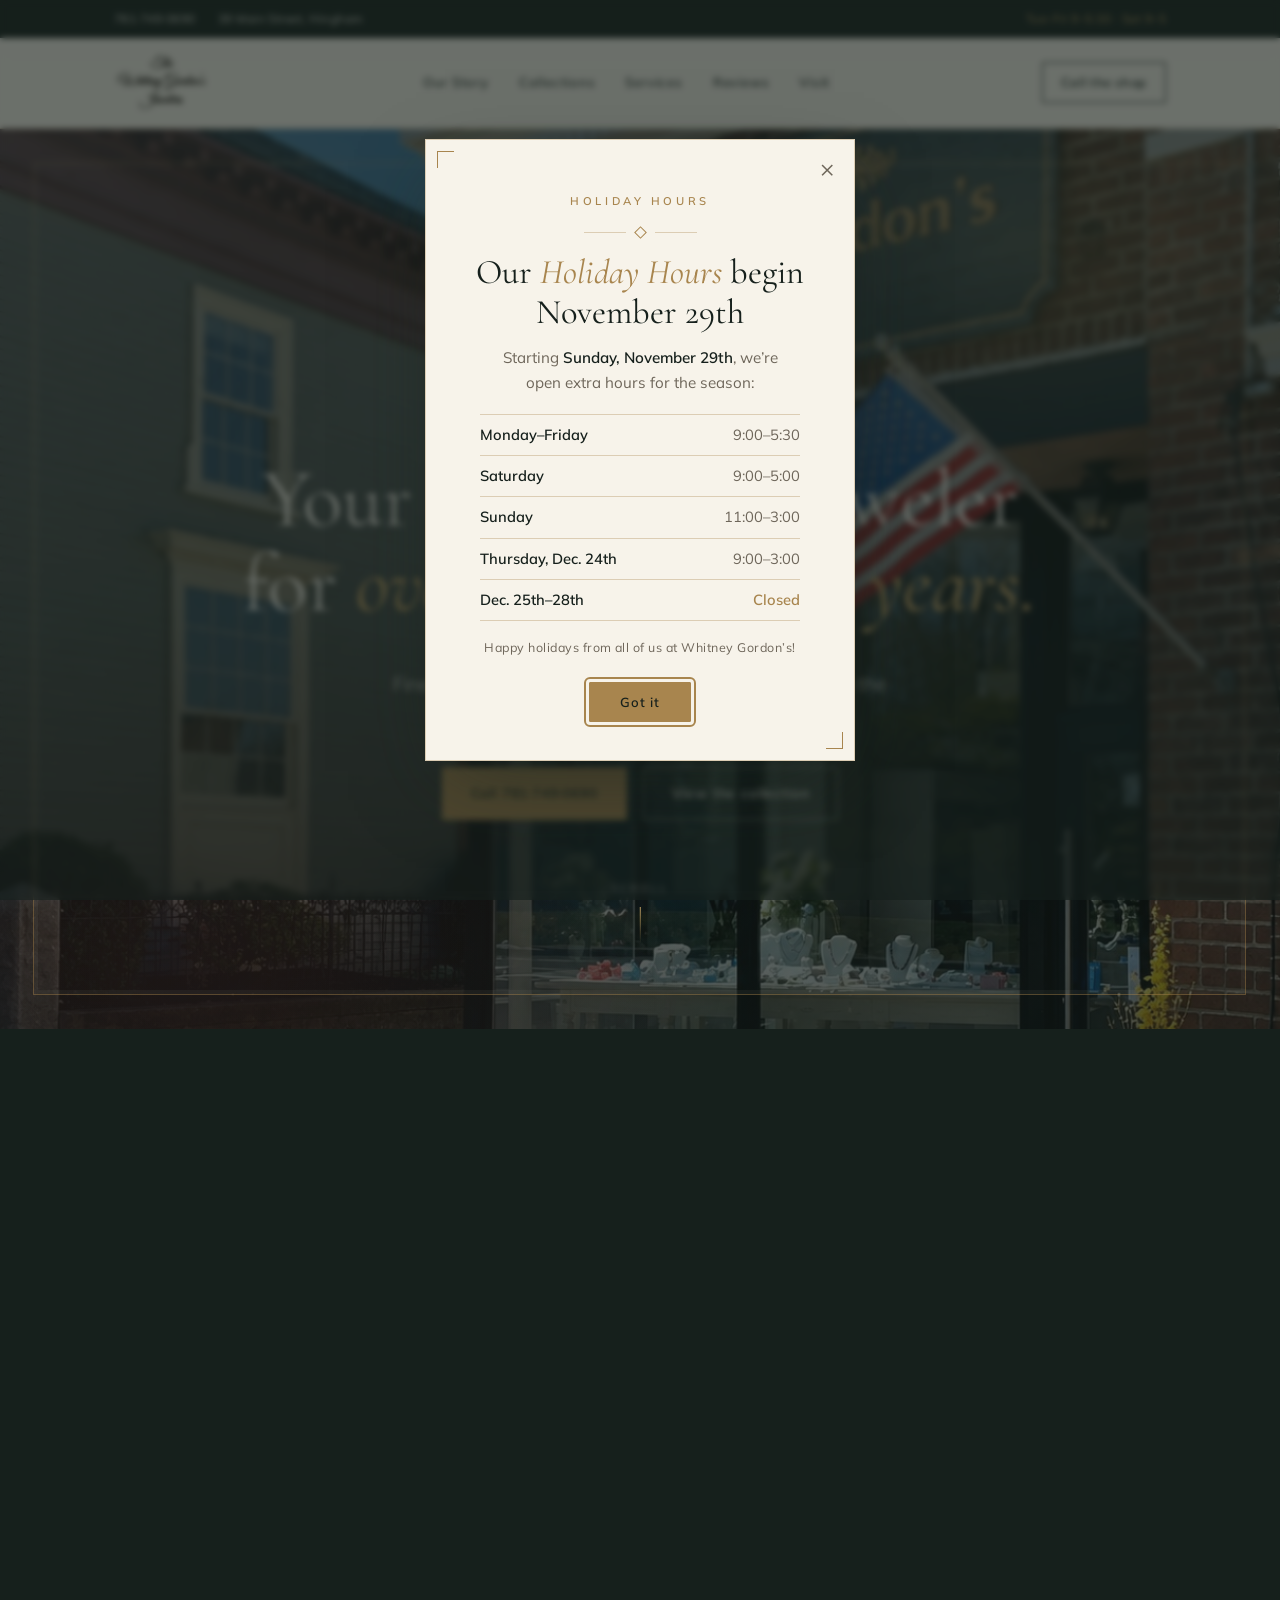
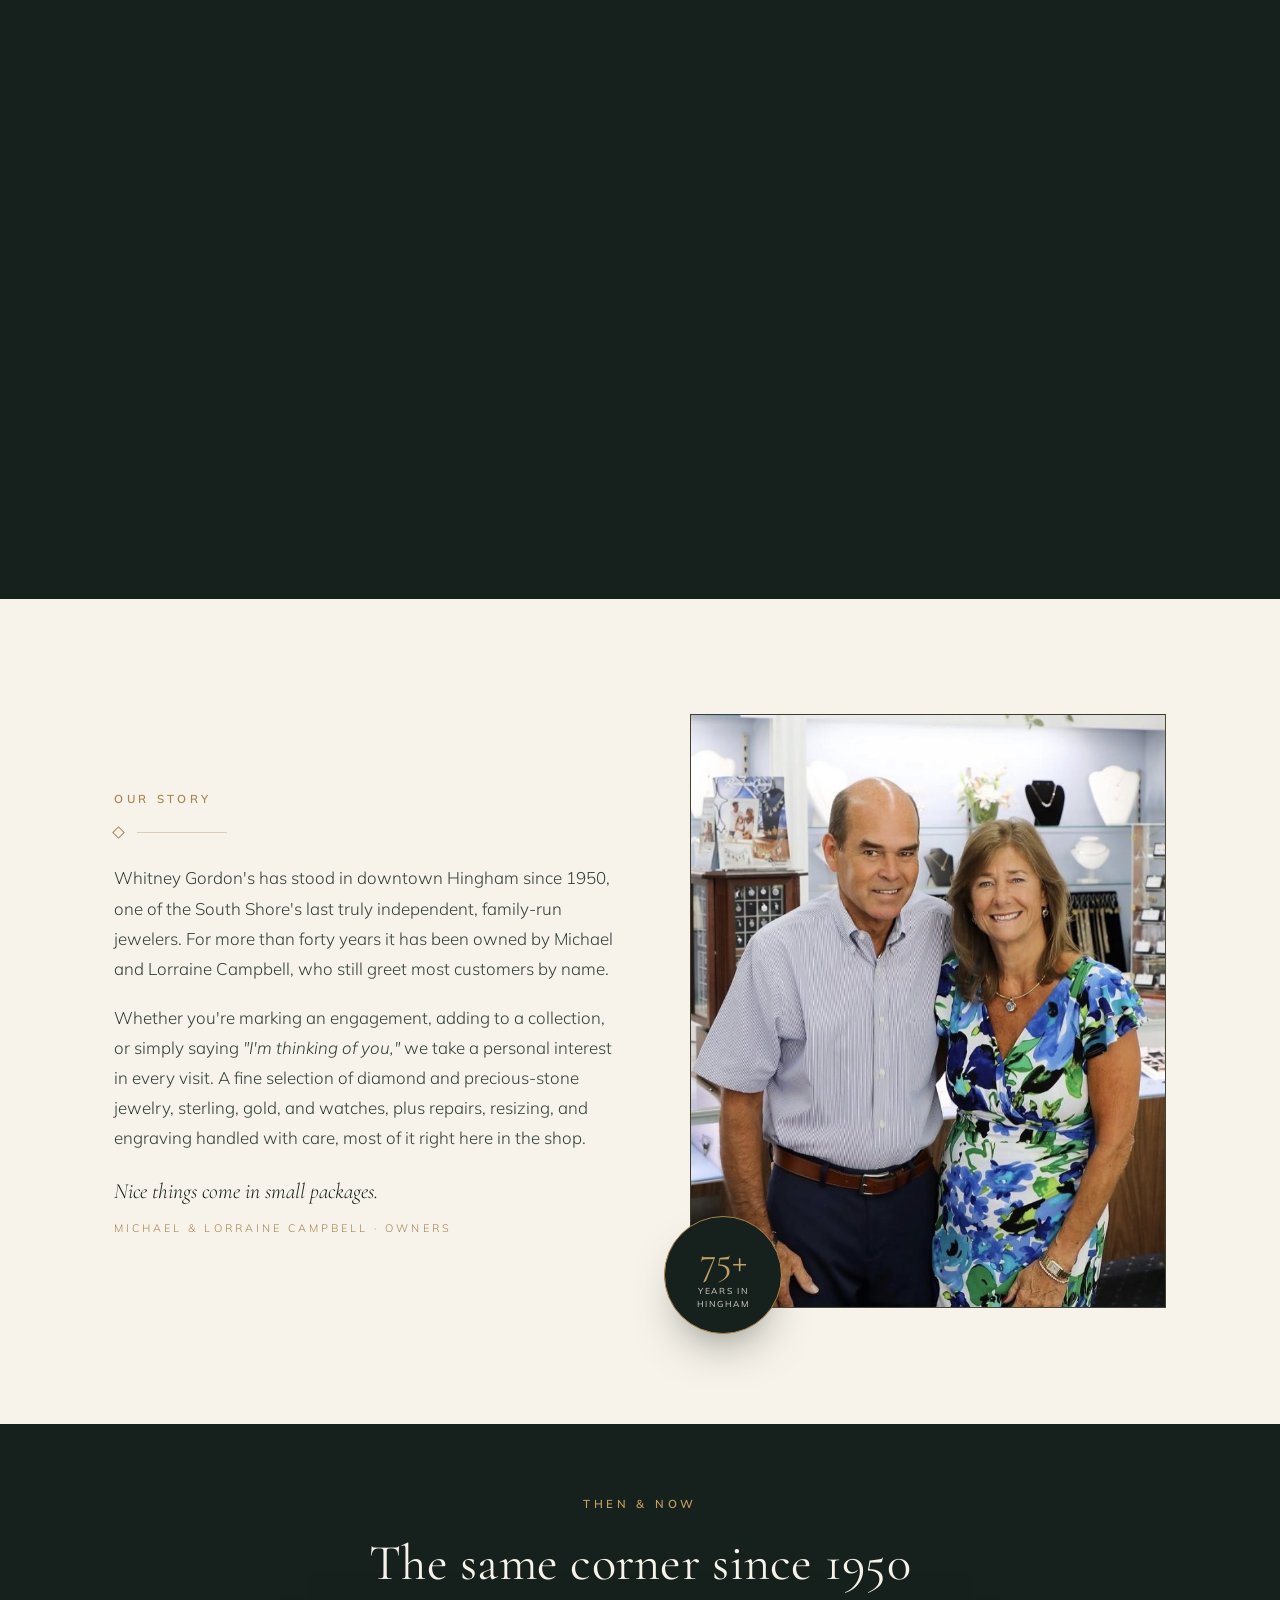
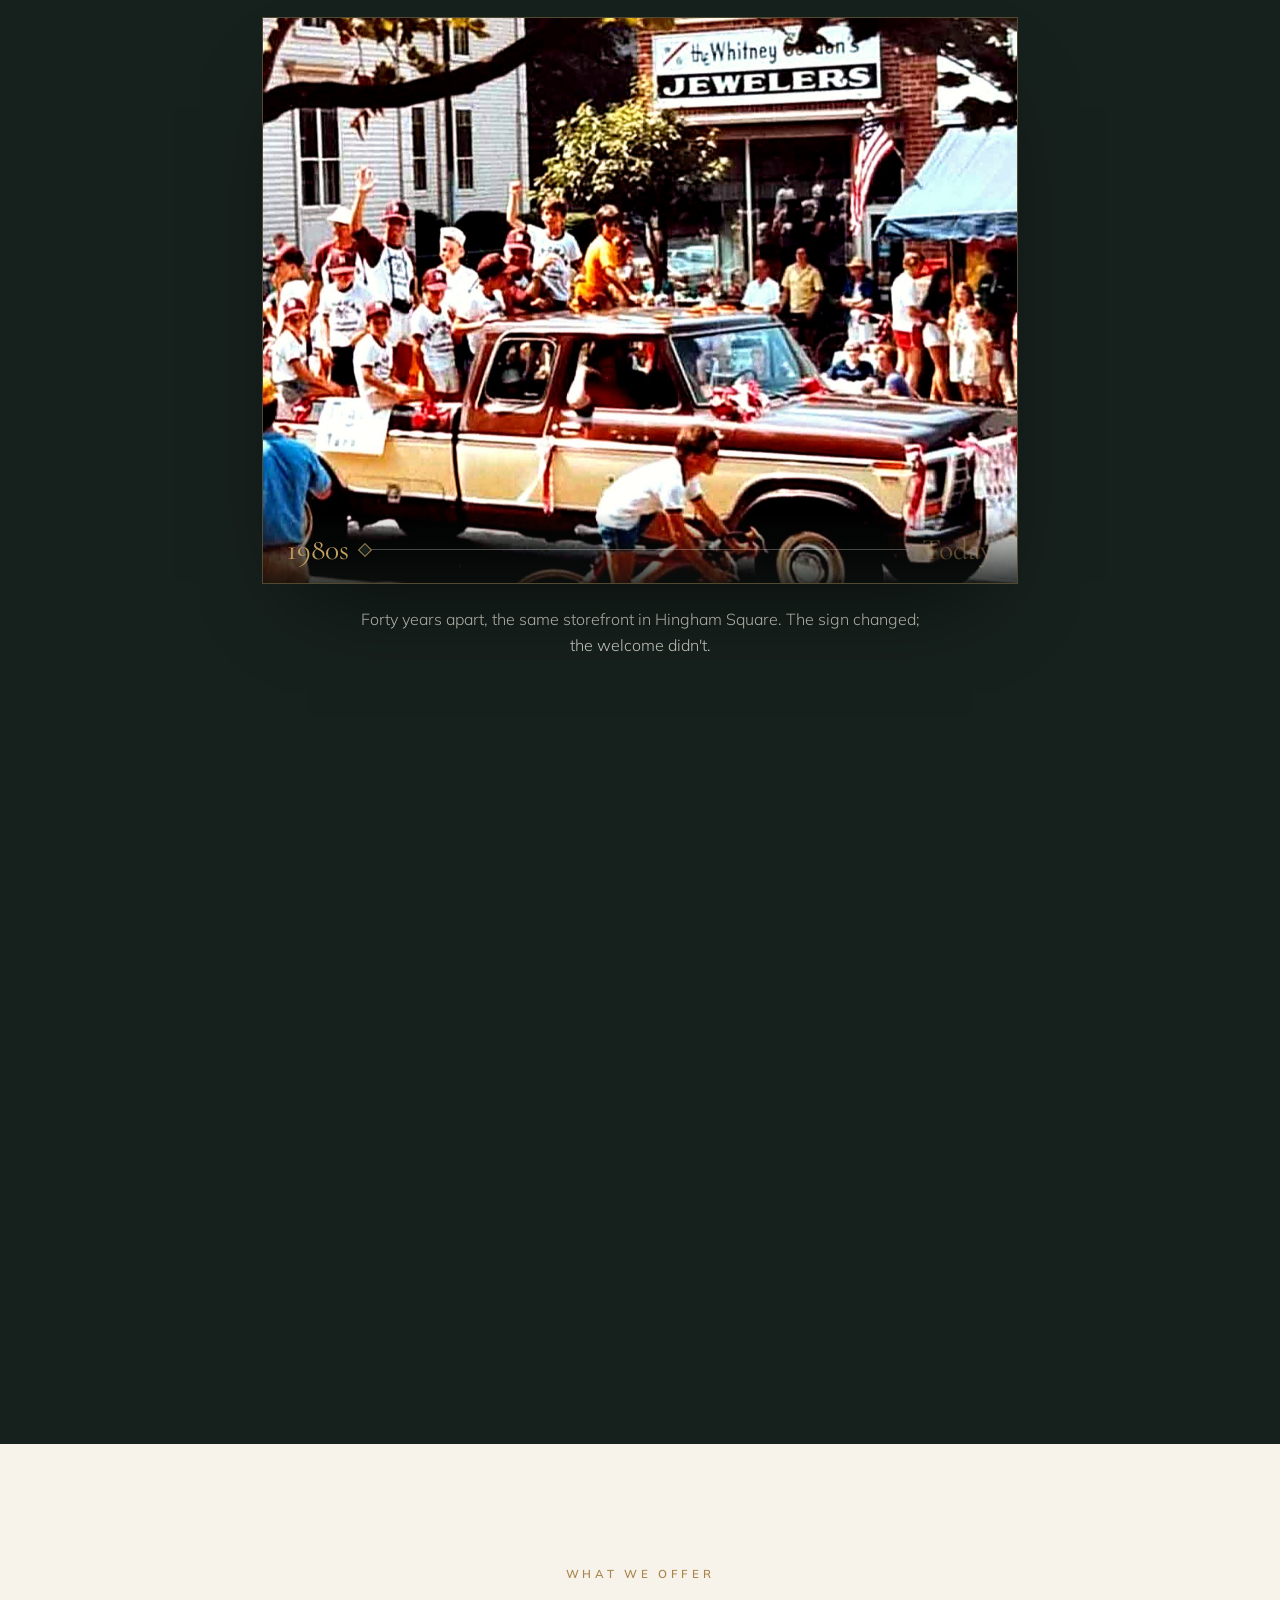
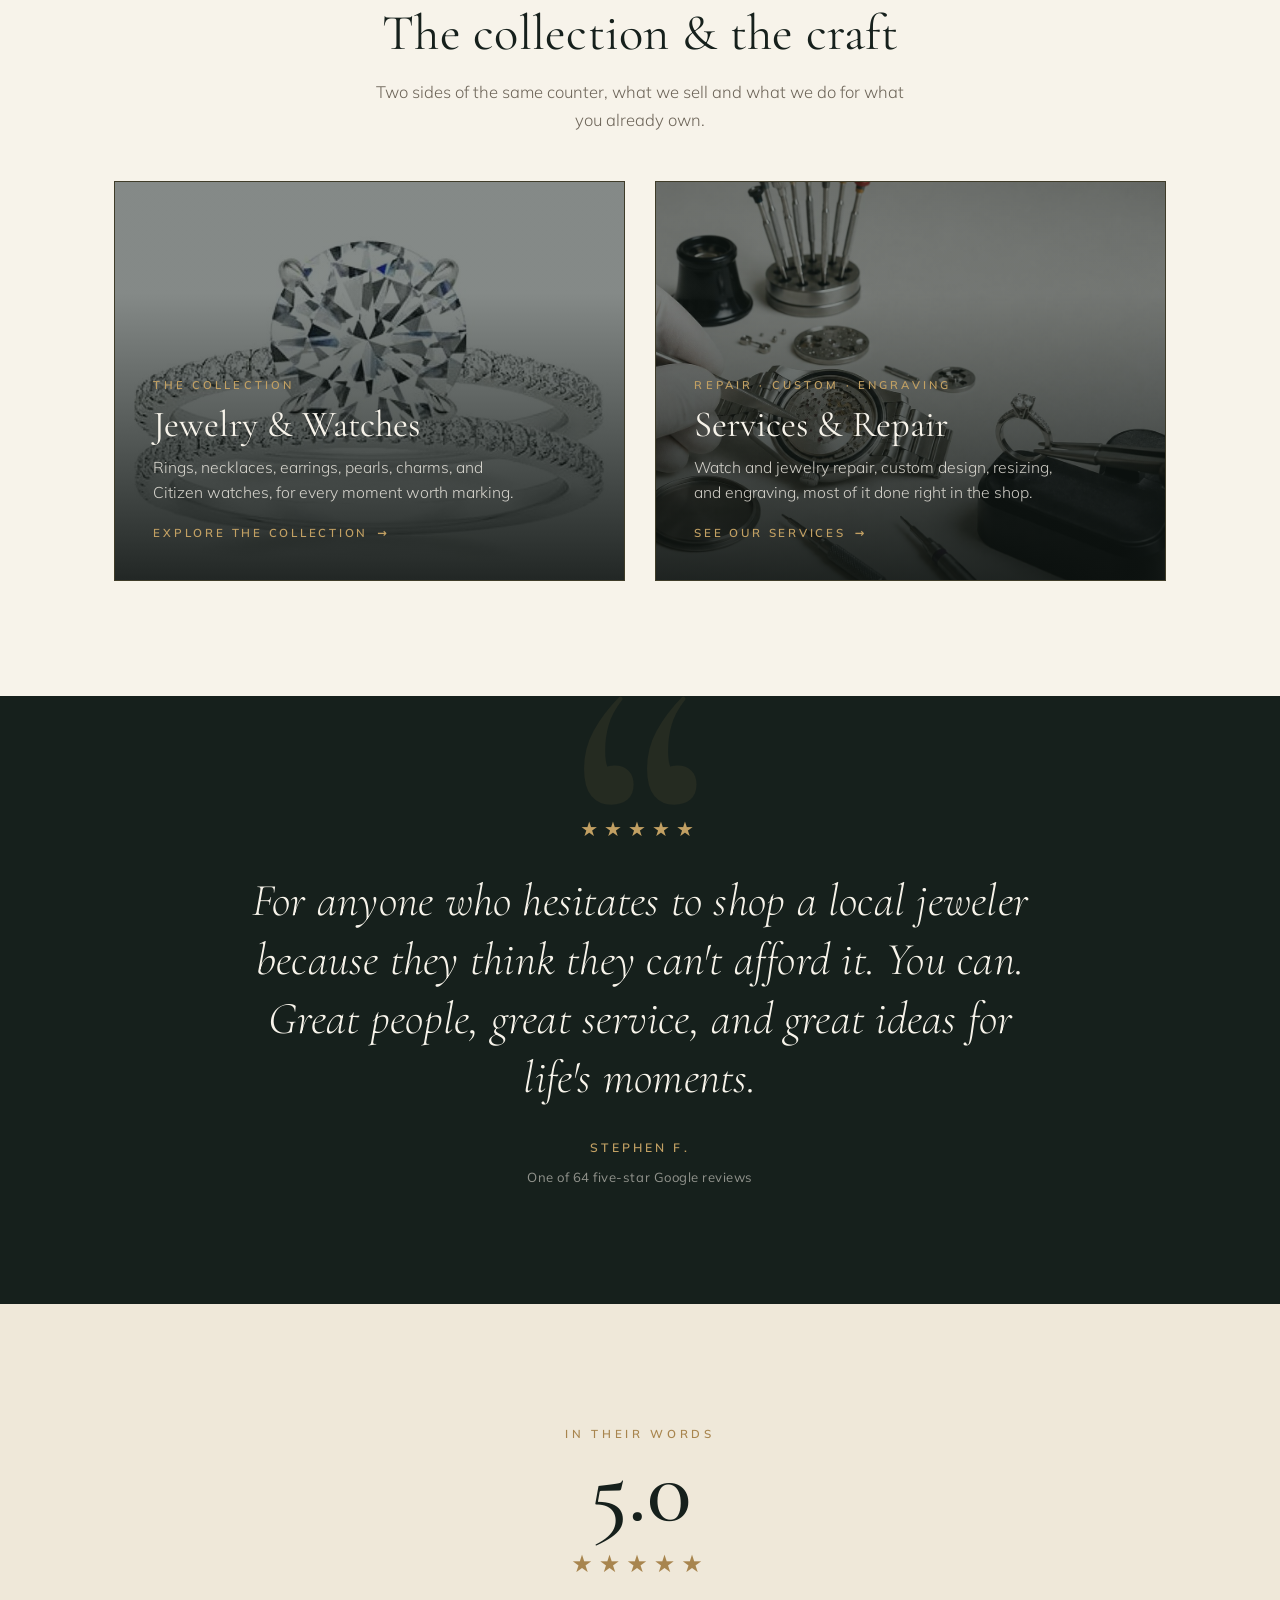
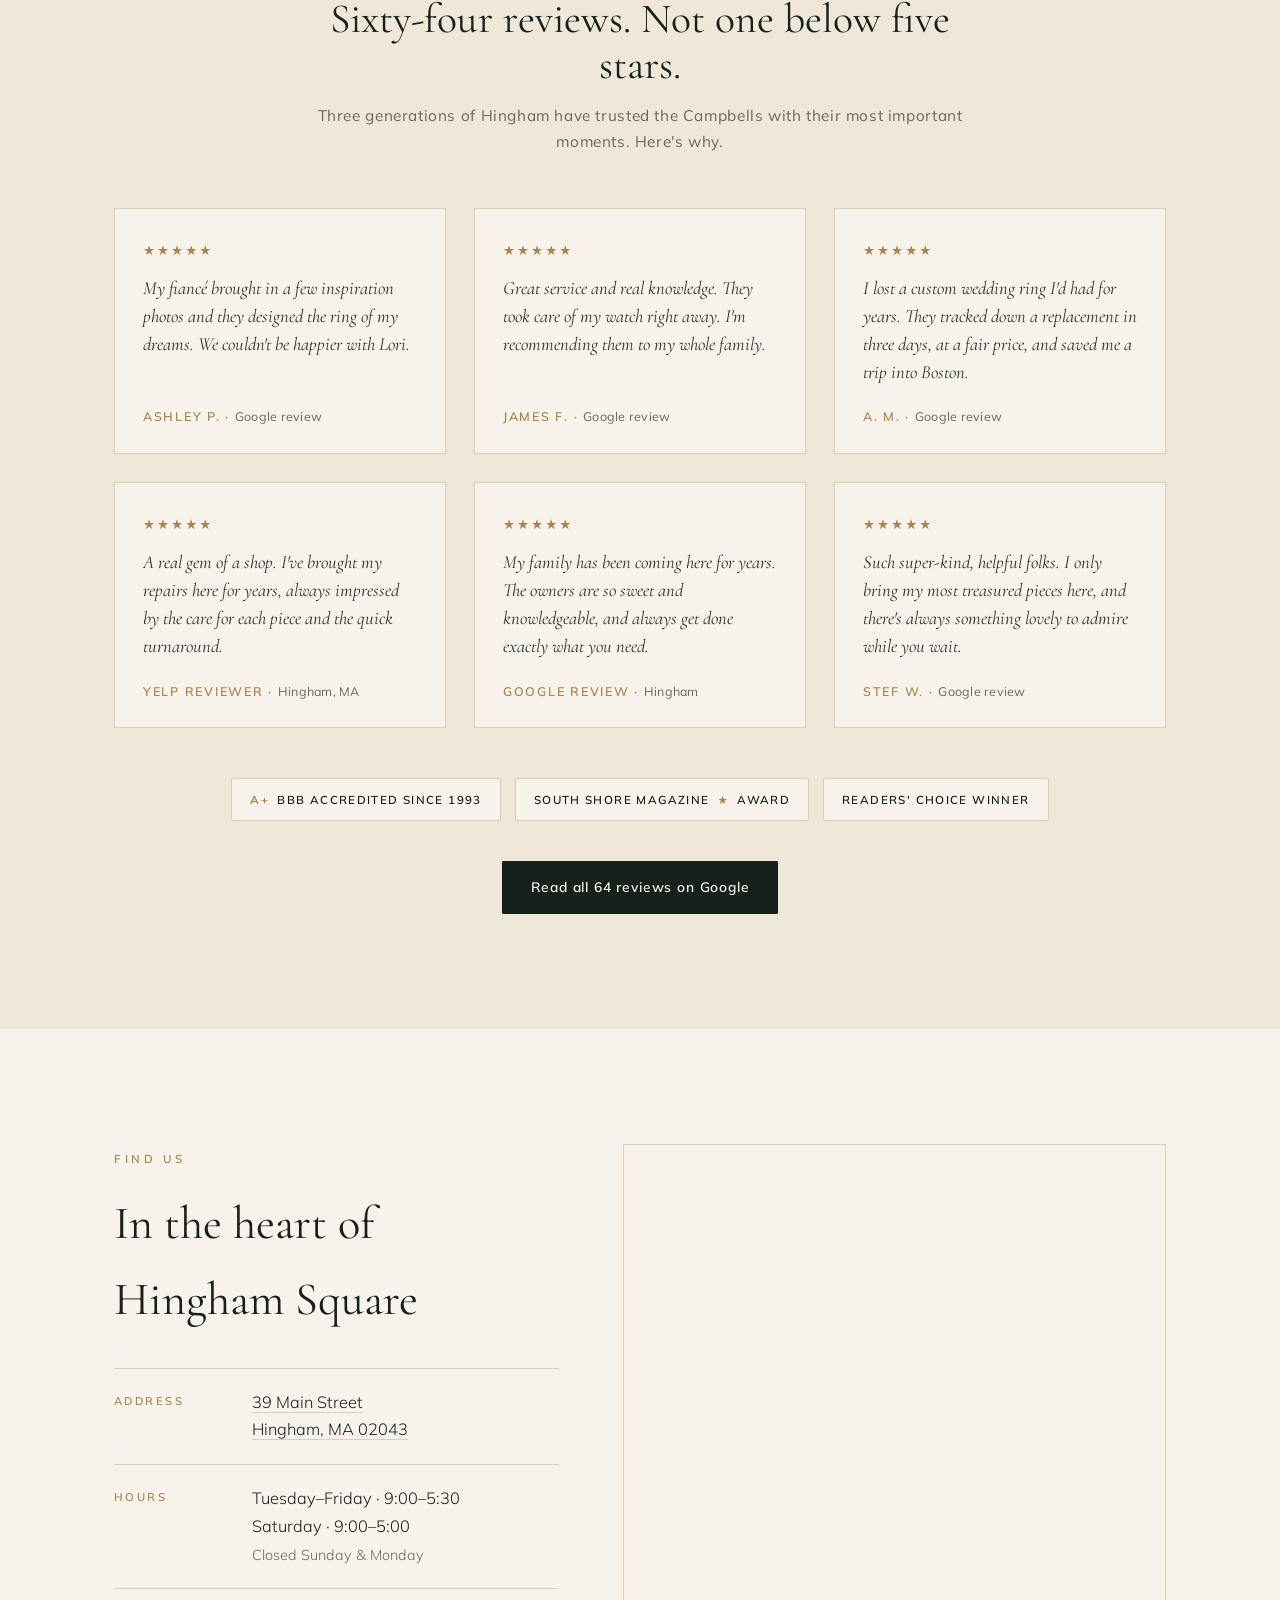
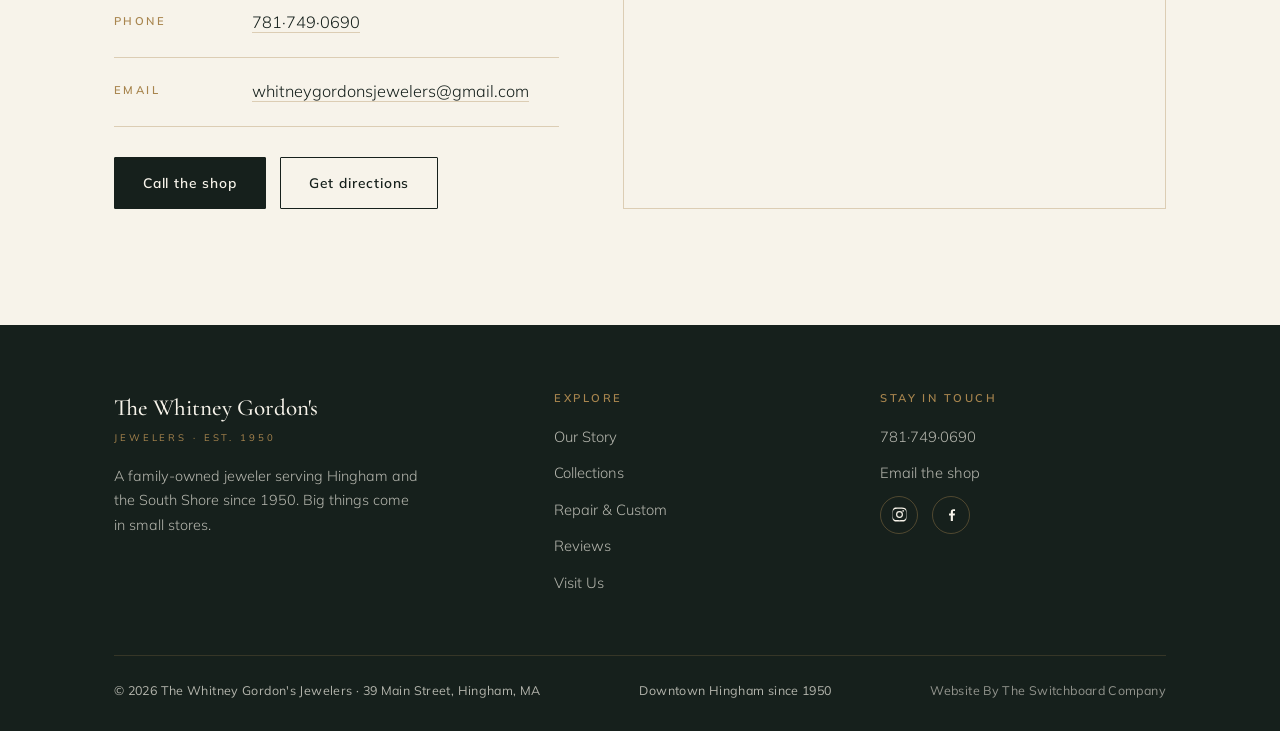
<file: index.html>
<!DOCTYPE html>
<html lang="en">
<head>
<meta charset="UTF-8">
<meta name="viewport" content="width=device-width, initial-scale=1.0">
<title>The Whitney Gordon's Jewelers · Downtown Hingham Since 1950</title>
<meta name="description" content="A family-owned jeweler in downtown Hingham Square since 1950. Fine jewelry, custom design, watch and jewelry repair, and engraving, with the personal service only a local jeweler can give.">
<link rel="canonical" href="https://whitneygordons.com/">
<!-- Open Graph -->
<meta property="og:type" content="business.business">
<meta property="og:title" content="The Whitney Gordon's Jewelers · Downtown Hingham Since 1950">
<meta property="og:description" content="A family-owned Hingham jeweler since 1950. Fine jewelry, custom design, expert repair, and engraving.">
<meta property="og:url" content="https://whitneygordons.com/">
<meta property="og:image" content="images/hero.jpg">
<!-- Favicons / app icons -->
<link rel="icon" href="images/favicon.ico" sizes="any">
<link rel="icon" type="image/png" sizes="32x32" href="images/favicon-32.png">
<link rel="icon" type="image/png" sizes="16x16" href="images/favicon-16.png">
<link rel="apple-touch-icon" sizes="180x180" href="images/apple-touch-icon.png">
<link rel="manifest" href="images/site.webmanifest">
<meta name="theme-color" content="#16201C">
<link rel="preconnect" href="https://fonts.googleapis.com">
<link rel="preconnect" href="https://fonts.gstatic.com" crossorigin>
<link href="https://fonts.googleapis.com/css2?family=Cormorant+Garamond:ital,wght@0,300;0,400;0,500;0,600;1,400;1,500&family=Mulish:wght@300;400;500;600;700&display=swap" rel="stylesheet">
<!-- Structured data -->
<script type="application/ld+json">
{
  "@context": "https://schema.org",
  "@type": "JewelryStore",
  "name": "The Whitney Gordon's Jewelers",
  "description": "Family-owned jeweler in downtown Hingham since 1950. Fine jewelry, custom design, watch and jewelry repair, and engraving.",
  "url": "https://whitneygordons.com/",
  "telephone": "+1-781-749-0690",
  "email": "whitneygordonsjewelers@gmail.com",
  "foundingDate": "1950",
  "image": "https://whitneygordons.com/images/hero.jpg",
  "address": {
    "@type": "PostalAddress",
    "streetAddress": "39 Main Street",
    "addressLocality": "Hingham",
    "addressRegion": "MA",
    "postalCode": "02043",
    "addressCountry": "US"
  },
  "geo": { "@type": "GeoCoordinates", "latitude": 42.241465, "longitude": -70.888736 },
  "openingHoursSpecification": [
    { "@type": "OpeningHoursSpecification", "dayOfWeek": ["Tuesday","Wednesday","Thursday","Friday"], "opens": "09:00", "closes": "17:30" },
    { "@type": "OpeningHoursSpecification", "dayOfWeek": "Saturday", "opens": "09:00", "closes": "17:00" }
  ],
  "aggregateRating": { "@type": "AggregateRating", "ratingValue": "5.0", "reviewCount": "64" },
  "sameAs": [
    "https://www.instagram.com/whitneygordonsjewelers/",
    "https://www.facebook.com/Whitney-Gordons-Jewelers-142034569184370"
  ]
}
</script>
<link rel="stylesheet" href="styles.css">
<!-- ===== HOLIDAY NOTICE (popup) — self-contained, uses site palette vars ===== -->
<style>
.wg-modal{position:fixed;inset:0;z-index:1000;display:none;align-items:center;justify-content:center;padding:24px}
.wg-modal.is-open{display:flex}
.wg-modal__scrim{position:absolute;inset:0;background:rgba(22,32,28,.62);backdrop-filter:blur(3px);-webkit-backdrop-filter:blur(3px);opacity:0;transition:opacity .4s ease}
.wg-modal.is-open .wg-modal__scrim{opacity:1}
.wg-modal__card{position:relative;background:var(--bone);max-width:430px;width:100%;padding:46px 40px 38px;border:1px solid var(--line);box-shadow:0 30px 80px -20px rgba(22,32,28,.55);text-align:center;transform:translateY(14px) scale(.985);opacity:0;transition:transform .45s cubic-bezier(.2,.7,.2,1),opacity .45s ease}
.wg-modal.is-open .wg-modal__card{transform:none;opacity:1}
.wg-modal__card::before,.wg-modal__card::after{content:"";position:absolute;width:16px;height:16px;border:1px solid var(--gold)}
.wg-modal__card::before{top:11px;left:11px;border-right:0;border-bottom:0}
.wg-modal__card::after{bottom:11px;right:11px;border-left:0;border-top:0}
.wg-modal__close{position:absolute;top:10px;right:14px;background:none;border:0;font-family:var(--sans);font-size:1.5rem;line-height:1;color:var(--stone);cursor:pointer;padding:6px;transition:color .2s}
.wg-modal__close:hover{color:var(--ink)}
.wg-modal__eyebrow{font-family:var(--sans);font-size:.7rem;font-weight:600;letter-spacing:.32em;text-transform:uppercase;color:var(--gold)}
.wg-rule{display:flex;align-items:center;justify-content:center;gap:10px;margin:15px 0 16px}
.wg-rule .ln{width:42px;height:1px;background:var(--line)}
.wg-rule .gem{width:9px;height:9px;border:1px solid var(--gold);transform:rotate(45deg)}
.wg-modal__title{font-family:var(--serif);font-weight:400;font-size:clamp(1.7rem,5vw,2.15rem);line-height:1.16;color:var(--ink)}
.wg-modal__title em{font-style:italic;color:var(--gold)}
.wg-modal__text{font-family:var(--sans);font-size:.95rem;color:var(--stone);line-height:1.62;margin:14px auto 0;max-width:34ch}
.wg-modal__text b{color:var(--ink);font-weight:600}
.wg-modal__btn{display:inline-block;margin-top:24px;font-family:var(--sans);font-weight:600;font-size:.82rem;letter-spacing:.06em;background:var(--gold);color:var(--ink);border:1px solid var(--gold);padding:11px 30px;border-radius:1px;cursor:pointer;transition:background .25s,border-color .25s}
.wg-modal__btn:hover{background:var(--gold-bright);border-color:var(--gold-bright)}
.wg-hours{list-style:none;margin:18px auto 0;padding:0;max-width:320px;text-align:left;font-family:var(--sans);font-size:.92rem;color:var(--stone)}
.wg-hours li{display:flex;justify-content:space-between;gap:16px;padding:8px 0;border-top:1px solid var(--line)}
.wg-hours li:last-child{border-bottom:1px solid var(--line)}
.wg-hours li span:first-child{color:var(--ink);font-weight:600}
.wg-hours li.is-closed span:last-child{color:var(--gold);font-weight:600}
.wg-modal__sub{font-family:var(--sans);font-size:.78rem;letter-spacing:.04em;color:var(--stone);margin:16px auto 0}
@media (prefers-reduced-motion:reduce){.wg-modal__scrim,.wg-modal__card{transition:none}}
</style>
</head>
<body>
<!-- ===== UTILITY BAR ===== -->
<div class="utility">
<div class="wrap">
<div class="u-left">
<a href="tel:+17817490690">781·749·0690</a>
<a class="hide-sm" href="https://maps.google.com/?q=39+Main+Street+Hingham+MA+02043" target="_blank" rel="noopener">39 Main Street, Hingham</a>
</div>
<div class="u-right">
<span>Tue–Fri 9–5:30 · Sat 9–5</span>
</div>
</div>
</div>

<!-- ===== NAV ===== -->
<header class="nav" id="nav">
<div class="wrap">
<a class="brand" href="#top" aria-label="The Whitney Gordon's Jewelers home">
<img class="brand-logo" src="images/logo.png" alt="The Whitney Gordon's Jewelers" width="328" height="209">
</a>
<nav class="nav-links" aria-label="Primary">
<a href="#story">Our Story</a>
<a href="collections.html">Collections</a>
<a href="services.html">Services</a>
<a href="#reviews">Reviews</a>
<a href="#visit">Visit</a>
</nav>
<a class="nav-cta" href="tel:+17817490690">Call the shop</a>
<button class="nav-toggle" id="navToggle" aria-label="Menu" aria-expanded="false">
<span></span><span></span><span></span>
</button>
</div>
</header>

<!-- ===== HERO ===== -->
<section class="hero-scroll" id="top">
<div class="hero-stage">
<div class="hero-bg" id="heroBg"></div>
<div class="hero-glow" id="heroGlow" aria-hidden="true"></div>
<div class="hero-scrim" id="heroScrim"></div>
<div class="hero-inner">
<div class="hero-copy" id="heroCopy">
<span class="eyebrow">Downtown Hingham · Since 1950</span>
<h1>Your hometown jeweler for <em>over seventy-five years.</em></h1>
<p class="lede">Fine jewelry, custom design, and expert repair, with the personal service only a local jeweler can give.</p>
<div class="hero-cta">
<a class="btn btn-gold" href="tel:+17817490690">Call 781·749·0690</a>
<a class="btn btn-ghost" href="collections.html">View the collection</a>
</div>
</div>
</div>
<div class="hero-frame" id="heroFrame" aria-hidden="true"></div>
<div class="hero-hint" id="heroHint" aria-hidden="true"><span>Scroll</span><span class="ln"></span></div>
<div class="hero-trust" id="heroTrust">
<div class="wrap">
<div class="trust-item"><span class="stars">★★★★★</span> <b>5.0</b> across 64 Google reviews</div>
<div class="trust-item">BBB <b>A+</b> Accredited since 1993</div>
<div class="trust-item">Family-owned · <b>Est. 1950</b></div>
</div>
</div>
</div>
</section>

<!-- ===== STORY ===== -->
<section class="story" id="story">
<div class="wrap">
<div class="story-grid">
<div class="story-copy reveal">
<span class="eyebrow">Our Story</span>
<div class="rule rule--left" style="margin:18px 0 26px"><span class="ln"></span><span class="gem"></span><span class="ln"></span></div>
<p>Whitney Gordon's has stood in downtown Hingham since 1950, one of the South Shore's last truly independent, family-run jewelers. For more than forty years it has been owned by Michael and Lorraine Campbell, who still greet most customers by name.</p>
<p>Whether you're marking an engagement, adding to a collection, or simply saying <em>"I'm thinking of you,"</em> we take a personal interest in every visit. A fine selection of diamond and precious-stone jewelry, sterling, gold, and watches, plus repairs, resizing, and engraving handled with care, most of it right here in the shop.</p>
<p class="sig">Nice things come in small packages.<small>Michael &amp; Lorraine Campbell · Owners</small></p>
</div>
<div class="story-frame reveal">
<div class="frame" data-label="Photo · Michael &amp; Lorraine in the shop (images/owners.jpg)">
<img src="images/owners.jpg" alt="Michael and Lorraine Campbell, owners of The Whitney Gordon's Jewelers" loading="lazy">
</div>
<div class="est-badge"><span class="yrs">75+</span><small>Years in Hingham</small></div>
</div>
</div>
</div>
</section>

<!-- ===== THEN & NOW ===== -->
<section class="thennow" id="thennow">
<div class="tn-pin">
<div class="wrap">
<div class="sec-head center">
<span class="eyebrow">Then &amp; Now</span>
<h2>The same corner since 1950</h2>
</div>
<div class="tn-stage">
<div class="tn-img tn-old" id="tnOld"></div>
<div class="tn-img tn-new" id="tnNew"></div>
<div class="tn-label" aria-hidden="true">
<span class="tn-year" id="tnYearOld">1980s</span>
<div class="tn-track"><div class="tn-dot" id="tnDot"></div></div>
<span class="tn-year" id="tnYearNew" style="opacity:.4">Today</span>
</div>
</div>
<p class="tn-cap">Forty years apart, the same storefront in Hingham Square. The sign changed; the welcome didn't.</p>
</div>
</div>
</section>

<!-- ===== EXPLORE ===== -->
<section class="explore" id="explore">
<div class="wrap">
<div class="sec-head center reveal">
<span class="eyebrow">What We Offer</span>
<h2>The collection &amp; the craft</h2>
<p>Two sides of the same counter, what we sell and what we do for what you already own.</p>
</div>
<div class="explore-grid">
<a class="explore-card reveal" href="collections.html">
<img src="images/rings.jpg" alt="" loading="lazy">
<div class="ec-body">
<span class="ec-eyebrow">The Collection</span>
<h3>Jewelry &amp; Watches</h3>
<p>Rings, necklaces, earrings, pearls, charms, and Citizen watches, for every moment worth marking.</p>
<span class="ec-go">Explore the collection <span class="arrow">&rarr;</span></span>
</div>
</a>
<a class="explore-card reveal" href="services.html">
<img src="images/services.jpg" alt="" loading="lazy">
<div class="ec-body">
<span class="ec-eyebrow">Repair · Custom · Engraving</span>
<h3>Services &amp; Repair</h3>
<p>Watch and jewelry repair, custom design, resizing, and engraving, most of it done right in the shop.</p>
<span class="ec-go">See our services <span class="arrow">&rarr;</span></span>
</div>
</a>
</div>
</div>
</section>

<!-- ===== FEATURED QUOTE ===== -->
<section class="feature">
<div class="wrap reveal">
<div class="stars">★★★★★</div>
<blockquote>For anyone who hesitates to shop a local jeweler because they think they can't afford it. You can. Great people, great service, and great ideas for life's moments.</blockquote>
<div class="who">Stephen F.<span>One of 64 five-star Google reviews</span></div>
</div>
</section>

<!-- ===== REVIEWS ===== -->
<section class="reviews" id="reviews">
<div class="wrap">
<div class="rev-head reveal">
<span class="eyebrow">In Their Words</span>
<div class="rev-bignum">5.0</div>
<div class="rev-bigstars">★★★★★</div>
<h2>Sixty-four reviews. Not one below five stars.</h2>
<p class="rev-sub">Three generations of Hingham have trusted the Campbells with their most important moments. Here's why.</p>
</div>
<div class="rev-grid">
<figure class="quote reveal">
<div class="stars">★★★★★</div>
<p>My fiancé brought in a few inspiration photos and they designed the ring of my dreams. We couldn't be happier with Lori.</p>
<figcaption class="who">Ashley P. · <span>Google review</span></figcaption>
</figure>
<figure class="quote reveal">
<div class="stars">★★★★★</div>
<p>Great service and real knowledge. They took care of my watch right away. I'm recommending them to my whole family.</p>
<figcaption class="who">James F. · <span>Google review</span></figcaption>
</figure>
<figure class="quote reveal">
<div class="stars">★★★★★</div>
<p>I lost a custom wedding ring I'd had for years. They tracked down a replacement in three days, at a fair price, and saved me a trip into Boston.</p>
<figcaption class="who">A. M. · <span>Google review</span></figcaption>
</figure>
<figure class="quote reveal">
<div class="stars">★★★★★</div>
<p>A real gem of a shop. I've brought my repairs here for years, always impressed by the care for each piece and the quick turnaround.</p>
<figcaption class="who">Yelp reviewer · <span>Hingham, MA</span></figcaption>
</figure>
<figure class="quote reveal">
<div class="stars">★★★★★</div>
<p>My family has been coming here for years. The owners are so sweet and knowledgeable, and always get done exactly what you need.</p>
<figcaption class="who">Google review · <span>Hingham</span></figcaption>
</figure>
<figure class="quote reveal">
<div class="stars">★★★★★</div>
<p>Such super-kind, helpful folks. I only bring my most treasured pieces here, and there's always something lovely to admire while you wait.</p>
<figcaption class="who">Stef W. · <span>Google review</span></figcaption>
</figure>
</div>
<div class="rev-badges reveal">
<span class="rev-badge"><b>A+</b> BBB Accredited since 1993</span>
<span class="rev-badge">South Shore Magazine <b>★</b> Award</span>
<span class="rev-badge">Readers' Choice Winner</span>
</div>
<div class="rev-cta reveal">
<a class="btn btn-ink" href="https://www.google.com/search?q=The+Whitney+Gordon%27s+Jewelers+Hingham+reviews" target="_blank" rel="noopener">Read all 64 reviews on Google</a>
</div>
</div>
</section>

<!-- ===== VISIT ===== -->
<section class="visit" id="visit">
<div class="wrap">
<div class="visit-grid">
<div class="visit-info reveal">
<span class="eyebrow">Find Us</span>
<h2 style="font-family:var(--serif);font-weight:400;font-size:clamp(2rem,4vw,2.9rem);margin:.3em 0 0">In the heart of<br>Hingham Square</h2>
<dl>
<div class="row"><dt>Address</dt><dd><a href="https://maps.google.com/?q=39+Main+Street+Hingham+MA+02043" target="_blank" rel="noopener">39 Main Street<br>Hingham, MA 02043</a></dd></div>
<div class="row"><dt>Hours</dt><dd>Tuesday–Friday · 9:00–5:30<br>Saturday · 9:00–5:00<br><span class="closed">Closed Sunday &amp; Monday</span></dd></div>
<div class="row"><dt>Phone</dt><dd><a href="tel:+17817490690">781·749·0690</a></dd></div>
<div class="row"><dt>Email</dt><dd><a href="mailto:whitneygordonsjewelers@gmail.com">whitneygordonsjewelers@gmail.com</a></dd></div>
</dl>
<div class="visit-actions">
<a class="btn btn-ink" href="tel:+17817490690">Call the shop</a>
<a class="btn btn-line" href="https://maps.google.com/?q=39+Main+Street+Hingham+MA+02043" target="_blank" rel="noopener">Get directions</a>
</div>
</div>
<div class="visit-map reveal">
<iframe title="Map to The Whitney Gordon's Jewelers" loading="lazy" referrerpolicy="no-referrer-when-downgrade"
src="https://www.google.com/maps/embed?pb=!1m18!1m12!1m3!1d2953.735409193985!2d-70.89092498416329!3d42.241465379195105!2m3!1f0!2f0!3f0!3m2!1i1024!2i768!4f13.1!3m3!1m2!1s0x89e361494f77c1d9%3A0xc6de945798dacbae!2sThe%20Whitney%20Gordon's%20Jewelers!5e0!3m2!1sen!2sus!4v1606610027840"></iframe>
</div>
</div>
</div>
</section>

<!-- ===== FOOTER ===== -->
<footer>
<div class="wrap">
<div class="foot-grid">
<div class="foot-brand">
<span class="wordmark"><b>The Whitney Gordon's</b><small>Jewelers · Est. 1950</small></span>
<p>A family-owned jeweler serving Hingham and the South Shore since 1950. Big things come in small stores.</p>
</div>
<div>
<h5>Explore</h5>
<ul>
<li><a href="#story">Our Story</a></li>
<li><a href="collections.html">Collections</a></li>
<li><a href="services.html">Repair &amp; Custom</a></li>
<li><a href="#reviews">Reviews</a></li>
<li><a href="#visit">Visit Us</a></li>
</ul>
</div>
<div>
<h5>Stay in touch</h5>
<ul>
<li><a href="tel:+17817490690">781·749·0690</a></li>
<li><a href="mailto:whitneygordonsjewelers@gmail.com">Email the shop</a></li>
</ul>
<div class="foot-social">
<a href="https://www.instagram.com/whitneygordonsjewelers/" target="_blank" rel="noopener" aria-label="Instagram">
<svg viewBox="0 0 24 24"><path d="M12 2.2c3.2 0 3.6 0 4.9.1 1.2.1 1.8.2 2.2.4.6.2 1 .5 1.4.9.4.4.7.8.9 1.4.2.4.4 1 .4 2.2.1 1.3.1 1.7.1 4.9s0 3.6-.1 4.9c-.1 1.2-.2 1.8-.4 2.2-.2.6-.5 1-.9 1.4-.4.4-.8.7-1.4.9-.4.2-1 .4-2.2.4-1.3.1-1.7.1-4.9.1s-3.6 0-4.9-.1c-1.2-.1-1.8-.2-2.2-.4-.6-.2-1-.5-1.4-.9-.4-.4-.7-.8-.9-1.4-.2-.4-.4-1-.4-2.2C2.2 15.6 2.2 15.2 2.2 12s0-3.6.1-4.9c.1-1.2.2-1.8.4-2.2.2-.6.5-1 .9-1.4.4-.4.8-.7 1.4-.9.4-.2 1-.4 2.2-.4C8.4 2.2 8.8 2.2 12 2.2zm0 1.8c-3.1 0-3.5 0-4.7.1-1.1.1-1.7.2-2.1.4-.5.2-.9.4-1.3.8-.4.4-.6.8-.8 1.3-.2.4-.3 1-.4 2.1C2.6 9.9 2.6 10.3 2.6 12s0 2.1.1 3.3c.1 1.1.2 1.7.4 2.1.2.5.4.9.8 1.3.4.4.8.6 1.3.8.4.2 1 .3 2.1.4 1.2.1 1.6.1 4.7.1s3.5 0 4.7-.1c1.1-.1 1.7-.2 2.1-.4.5-.2.9-.4 1.3-.8.4-.4.6-.8.8-1.3.2-.4.3-1 .4-2.1.1-1.2.1-1.6.1-3.3s0-2.1-.1-3.3c-.1-1.1-.2-1.7-.4-2.1-.2-.5-.4-.9-.8-1.3-.4-.4-.8-.6-1.3-.8-.4-.2-1-.3-2.1-.4-1.2-.1-1.6-.1-4.7-.1zm0 3.1a4.9 4.9 0 1 1 0 9.8 4.9 4.9 0 0 1 0-9.8zm0 8.1a3.2 3.2 0 1 0 0-6.4 3.2 3.2 0 0 0 0 6.4zm6.3-8.3a1.15 1.15 0 1 1-2.3 0 1.15 1.15 0 0 1 2.3 0z"/></svg>
</a>
<a href="https://www.facebook.com/Whitney-Gordons-Jewelers-142034569184370" target="_blank" rel="noopener" aria-label="Facebook">
<svg viewBox="0 0 24 24"><path d="M14 13.5h2.5l.5-3H14v-2c0-.9.2-1.5 1.5-1.5H17V4.6c-.3 0-1.2-.1-2.3-.1-2.3 0-3.7 1.4-3.7 3.9v2.1H8.5v3H11V21h3v-7.5z"/></svg>
</a>
</div>
</div>
</div>
<div class="foot-bottom">
<span>© <span id="yr"></span> The Whitney Gordon's Jewelers · 39 Main Street, Hingham, MA</span>
<span>Downtown Hingham since 1950</span>
<span class="foot-credit"><a href="https://switchboardcompany.com/index.html" target="_blank" rel="noopener">Website By The Switchboard Company</a></span>
</div>
</div>
</footer>

<!-- ===== HOLIDAY NOTICE (Holiday hours, Nov 29 - Dec 28, 2026) ===== -->
<div class="wg-modal" id="wgHoliday" role="dialog" aria-modal="true" aria-labelledby="wgHolidayTitle" aria-describedby="wgHolidayText">
<div class="wg-modal__scrim" data-wg-close></div>
<div class="wg-modal__card">
<button class="wg-modal__close" type="button" aria-label="Close" data-wg-close>&times;</button>
<span class="wg-modal__eyebrow">Holiday Hours</span>
<div class="wg-rule"><span class="ln"></span><span class="gem"></span><span class="ln"></span></div>
<h2 class="wg-modal__title" id="wgHolidayTitle">Our <em>Holiday Hours</em> begin November 29th</h2>
<p class="wg-modal__text" id="wgHolidayText">Starting <b>Sunday, November 29th</b>, we&rsquo;re open extra hours for the season:</p>
<ul class="wg-hours">
<li><span>Monday&ndash;Friday</span><span>9:00&ndash;5:30</span></li>
<li><span>Saturday</span><span>9:00&ndash;5:00</span></li>
<li><span>Sunday</span><span>11:00&ndash;3:00</span></li>
<li><span>Thursday, Dec. 24th</span><span>9:00&ndash;3:00</span></li>
<li class="is-closed"><span>Dec. 25th&ndash;28th</span><span>Closed</span></li>
</ul>
<p class="wg-modal__sub">Happy holidays from all of us at Whitney Gordon&rsquo;s!</p>
<button class="wg-modal__btn" type="button" data-wg-close>Got it</button>
</div>
</div>
<script>
(function(){
  var modal = document.getElementById('wgHoliday');
  if(!modal) return;

  /* Starts showing on November 13, 2026 and automatically stops
     after the shop is closed on December 28, 2026 (hidden from
     December 29 onward). Month is 0-indexed: 10 = Nov, 11 = Dec. */
  var showFrom  = new Date(2026, 10, 13, 0, 0, 0);
  var hideAfter = new Date(2026, 11, 29, 0, 0, 0);
  var now = new Date();
  if(now < showFrom || now >= hideAfter) return;

  /* Show only once per browser session so it isn't naggy. */
  try{ if(sessionStorage.getItem('wgHolidayHoursSeen')) return; }catch(e){}

  var lastFocus;
  function open(){
    lastFocus = document.activeElement;
    modal.classList.add('is-open');
    document.body.style.overflow = 'hidden';
    var btn = modal.querySelector('.wg-modal__btn');
    if(btn) btn.focus();
    document.addEventListener('keydown', onKey);
  }
  function close(){
    modal.classList.remove('is-open');
    document.body.style.overflow = '';
    document.removeEventListener('keydown', onKey);
    try{ sessionStorage.setItem('wgHolidayHoursSeen','1'); }catch(e){}
    if(lastFocus && lastFocus.focus) lastFocus.focus();
  }
  function onKey(e){ if(e.key === 'Escape' || e.keyCode === 27) close(); }
  modal.addEventListener('click', function(e){
    if(e.target.hasAttribute('data-wg-close')) close();
  });
  window.setTimeout(open, 700);
})();
</script>
<script src="script.js" defer></script>
</body>
</html>
</file>
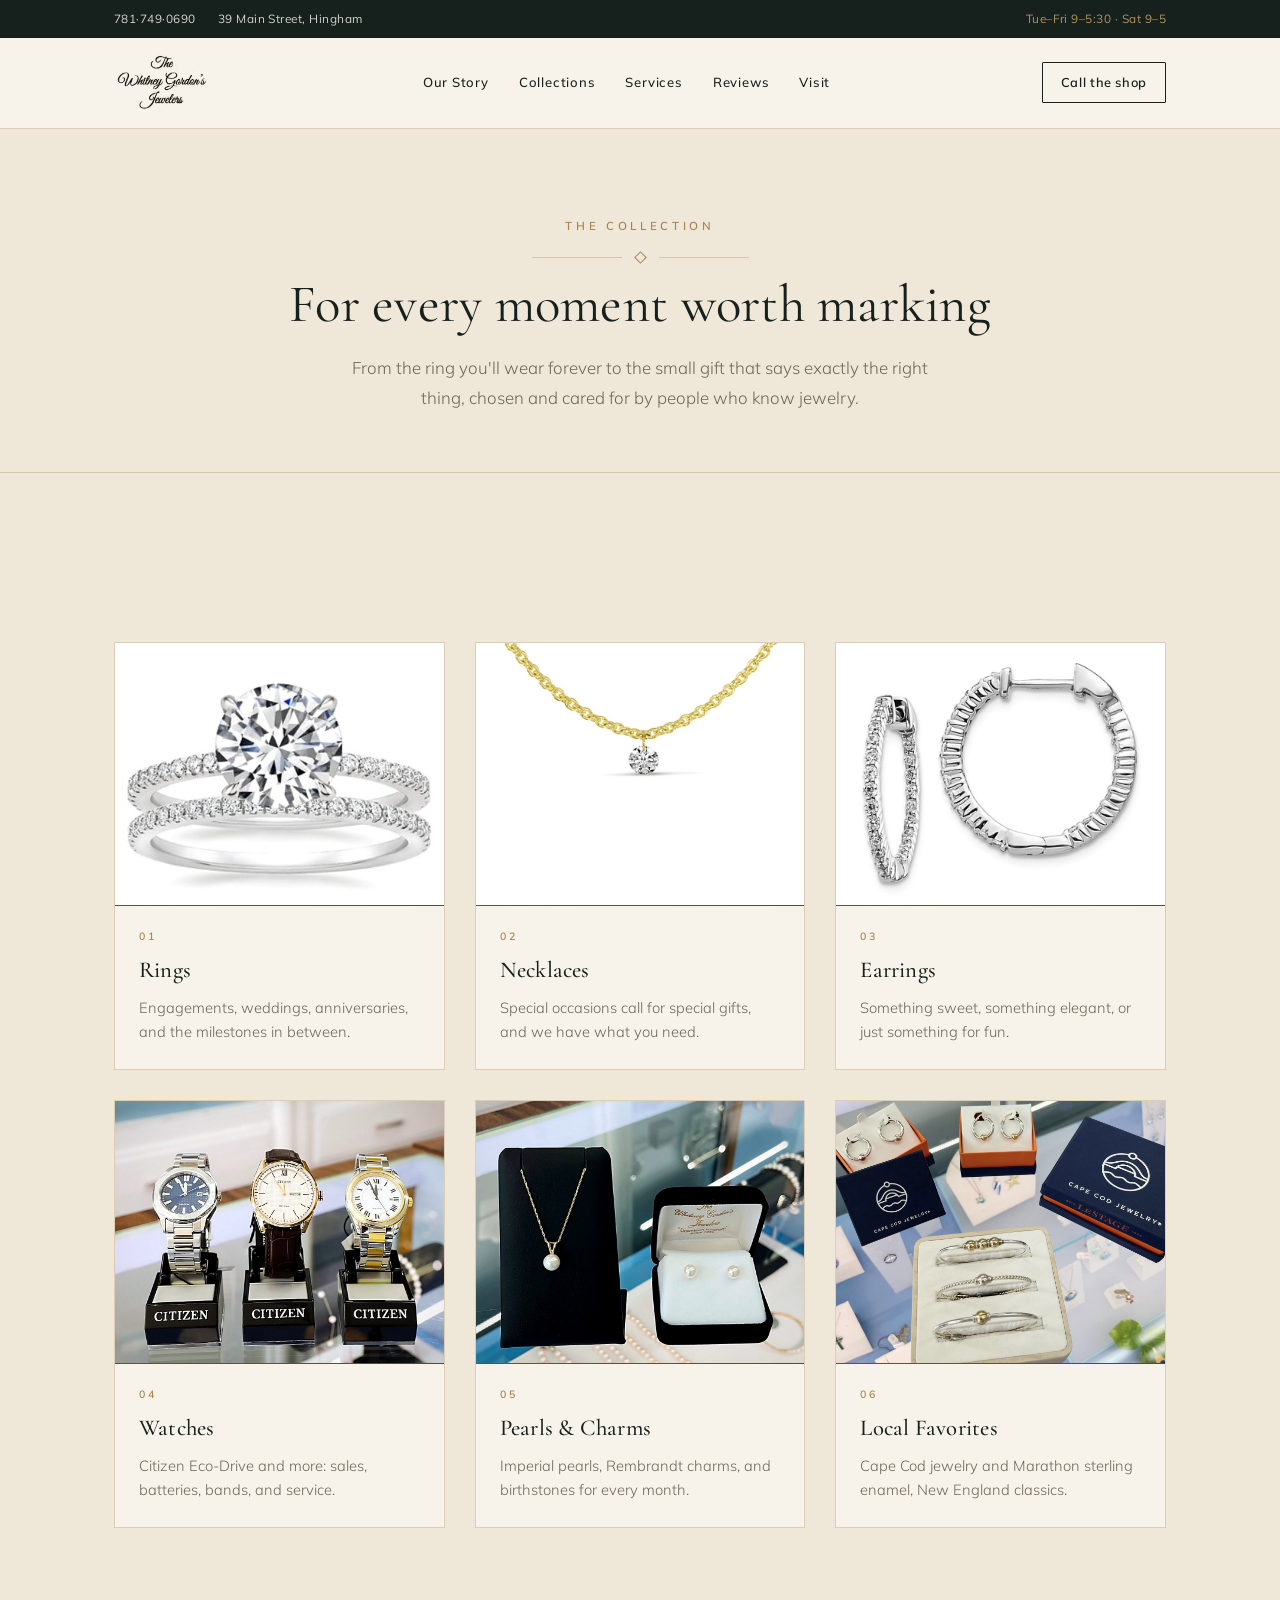
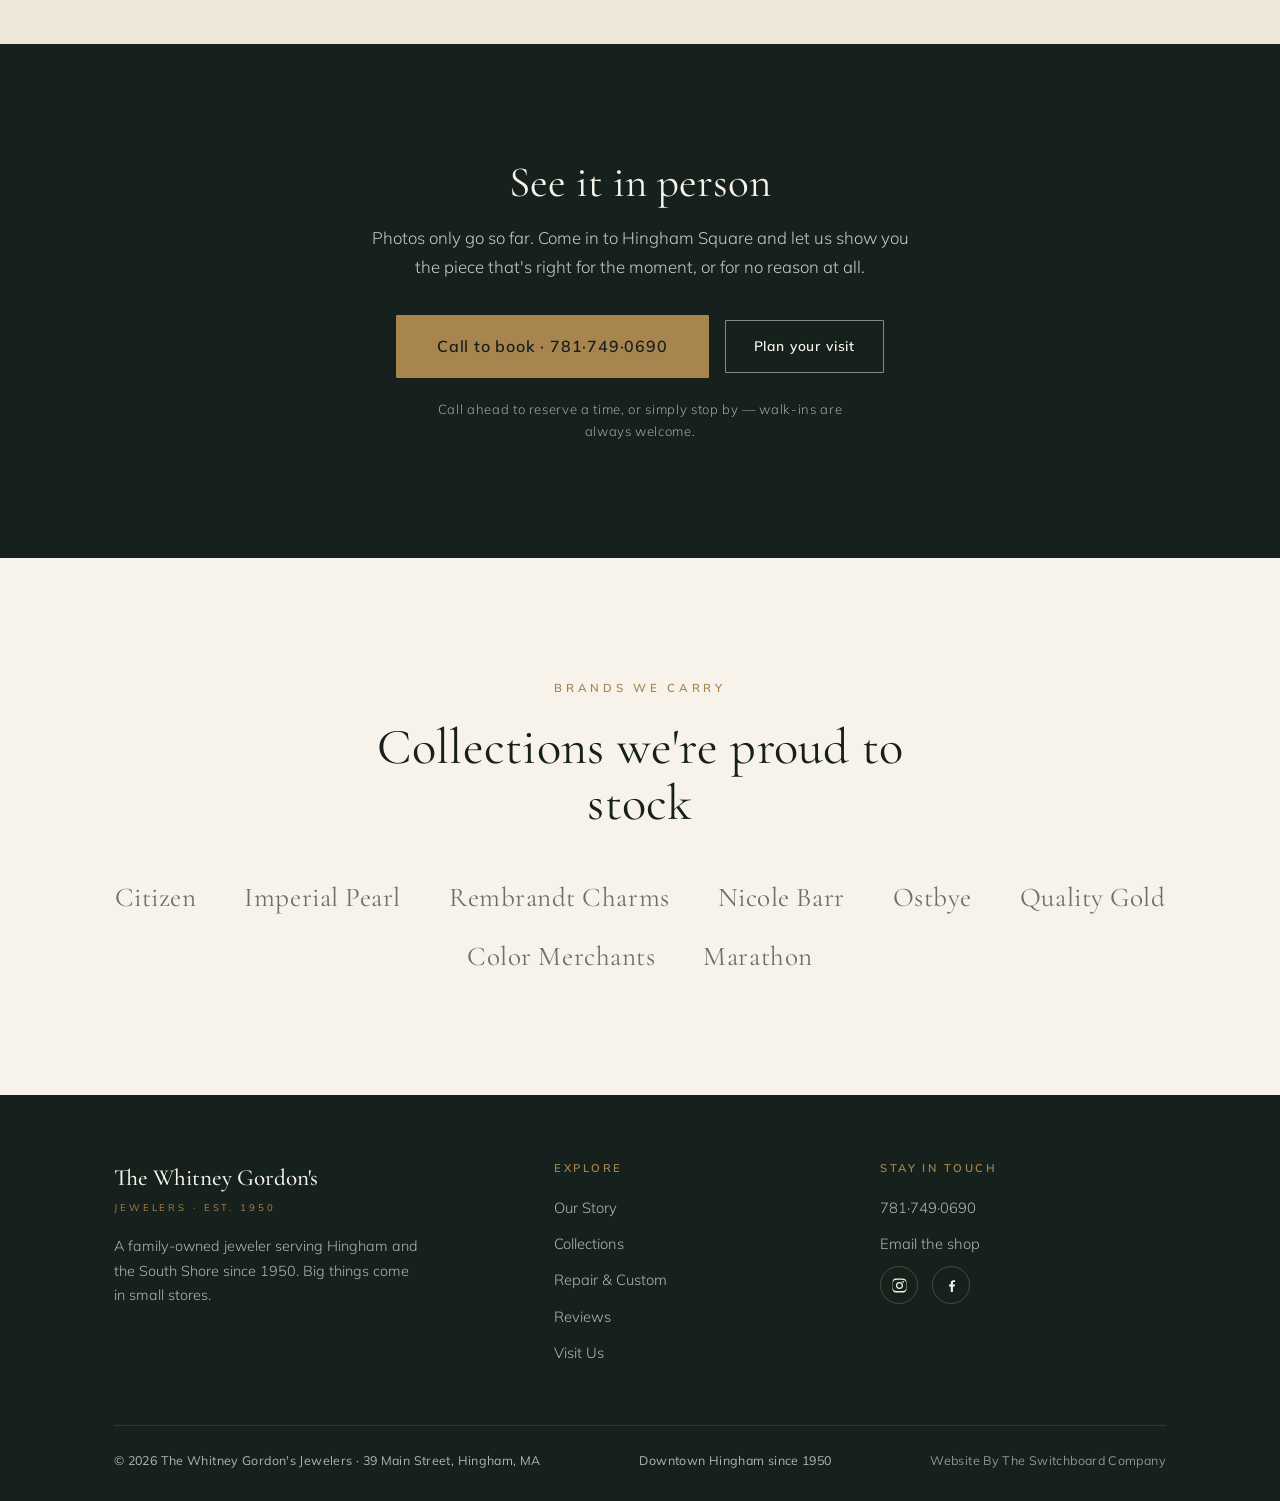
<file: collections.html>
<!DOCTYPE html>
<html lang="en">
<head>
<meta charset="UTF-8">
<meta name="viewport" content="width=device-width, initial-scale=1.0">
<title>Collections · The Whitney Gordon's Jewelers</title>
<meta name="description" content="Fine jewelry and Citizen watches at The Whitney Gordon's Jewelers in downtown Hingham: rings, necklaces, earrings, pearls, charms, and New England favorites.">
<link rel="canonical" href="https://whitneygordons.com/collections.html">

<!-- Open Graph -->
<meta property="og:type" content="business.business">
<meta property="og:title" content="Collections · The Whitney Gordon's Jewelers">
<meta property="og:description" content="Fine jewelry and Citizen watches at The Whitney Gordon's Jewelers in downtown Hingham: rings, necklaces, earrings, pearls, charms, and New England favorites.">
<meta property="og:url" content="https://whitneygordons.com/collections.html">
<meta property="og:image" content="images/rings.jpg">

<!-- Favicons / app icons -->
<link rel="icon" href="images/favicon.ico" sizes="any">
<link rel="icon" type="image/png" sizes="32x32" href="images/favicon-32.png">
<link rel="icon" type="image/png" sizes="16x16" href="images/favicon-16.png">
<link rel="apple-touch-icon" sizes="180x180" href="images/apple-touch-icon.png">
<link rel="manifest" href="images/site.webmanifest">
<meta name="theme-color" content="#16201C">

<link rel="preconnect" href="https://fonts.googleapis.com">
<link rel="preconnect" href="https://fonts.gstatic.com" crossorigin>
<link href="https://fonts.googleapis.com/css2?family=Cormorant+Garamond:ital,wght@0,300;0,400;0,500;0,600;1,400;1,500&family=Mulish:wght@300;400;500;600;700&display=swap" rel="stylesheet">

<link rel="stylesheet" href="styles.css">
</head>
<body>

<!-- ===== UTILITY BAR ===== -->
<div class="utility">
  <div class="wrap">
    <div class="u-left">
      <a href="tel:+17817490690">781·749·0690</a>
      <a class="hide-sm" href="https://maps.google.com/?q=39+Main+Street+Hingham+MA+02043" target="_blank" rel="noopener">39 Main Street, Hingham</a>
    </div>
    <div class="u-right">
      <span>Tue–Fri 9–5:30 · Sat 9–5</span>
    </div>
  </div>
</div>

<!-- ===== NAV ===== -->
<header class="nav" id="nav">
  <div class="wrap">
    <a class="brand" href="index.html" aria-label="The Whitney Gordon's Jewelers home">
      <img class="brand-logo" src="images/logo.png" alt="The Whitney Gordon's Jewelers" width="328" height="209">
    </a>
    <nav class="nav-links" aria-label="Primary">
      <a href="index.html#story">Our Story</a>
      <a href="collections.html" aria-current="page">Collections</a>
      <a href="services.html">Services</a>
      <a href="index.html#reviews">Reviews</a>
      <a href="index.html#visit">Visit</a>
    </nav>
    <a class="nav-cta" href="tel:+17817490690">Call the shop</a>
    <button class="nav-toggle" id="navToggle" aria-label="Menu" aria-expanded="false">
      <span></span><span></span><span></span>
    </button>
  </div>
</header>

<!-- ===== PAGE HERO ===== -->
<section class="page-hero">
  <div class="wrap">
    <span class="eyebrow">The Collection</span>
    <div class="rule"><span class="ln"></span><span class="gem"></span><span class="ln"></span></div>
    <h1>For every moment worth marking</h1>
    <p>From the ring you'll wear forever to the small gift that says exactly the right thing, chosen and cared for by people who know jewelry.</p>
  </div>
</section>

<!-- ===== COLLECTIONS ===== -->
<section class="collections" id="collections">
  <div class="wrap">
    <div class="col-grid">
      <article class="card reveal">
        <div class="frame" data-label="Engagement &amp; wedding rings  (images/rings.jpg)"><img src="images/rings.jpg" alt="Engagement and wedding rings" loading="lazy"></div>
        <div class="card-body"><span class="num">01</span><h3>Rings</h3><p>Engagements, weddings, anniversaries, and the milestones in between.</p></div>
      </article>
      <article class="card reveal">
        <div class="frame" data-label="Necklaces &amp; pendants  (images/necklaces.jpg)"><img src="images/necklaces.jpg" alt="Diamond and gold necklaces" loading="lazy"></div>
        <div class="card-body"><span class="num">02</span><h3>Necklaces</h3><p>Special occasions call for special gifts, and we have what you need.</p></div>
      </article>
      <article class="card reveal">
        <div class="frame" data-label="Earrings  (images/earrings.jpg)"><img src="images/earrings.jpg" alt="Gold and gemstone earrings" loading="lazy"></div>
        <div class="card-body"><span class="num">03</span><h3>Earrings</h3><p>Something sweet, something elegant, or just something for fun.</p></div>
      </article>
      <article class="card reveal">
        <div class="frame" data-label="Citizen &amp; Eco-Drive watches  (images/watches.jpg)"><img src="images/watches.jpg" alt="Citizen Eco-Drive watches" loading="lazy"></div>
        <div class="card-body"><span class="num">04</span><h3>Watches</h3><p>Citizen Eco-Drive and more: sales, batteries, bands, and service.</p></div>
      </article>
      <article class="card reveal">
        <div class="frame" data-label="Pearls, charms &amp; birthstones  (images/pearls.jpg)"><img src="images/pearls.jpg" alt="Imperial pearls and Rembrandt charms" loading="lazy"></div>
        <div class="card-body"><span class="num">05</span><h3>Pearls &amp; Charms</h3><p>Imperial pearls, Rembrandt charms, and birthstones for every month.</p></div>
      </article>
      <article class="card reveal">
        <div class="frame" data-label="Cape Cod &amp; enameled jewelry  (images/capecod.jpg)"><img src="images/capecod.jpg" alt="Cape Cod and enameled jewelry" loading="lazy"></div>
        <div class="card-body"><span class="num">06</span><h3>Local Favorites</h3><p>Cape Cod jewelry and Marathon sterling enamel, New England classics.</p></div>
      </article>
    </div>
  </div>
</section>

<!-- ===== CLOSING CTA ===== -->
<section class="page-cta">
  <div class="wrap reveal">
    <h2>See it in person</h2>
    <p>Photos only go so far. Come in to Hingham Square and let us show you the piece that's right for the moment, or for no reason at all.</p>
    <div class="hero-cta" style="align-items:center">
      <a class="btn btn-gold" href="tel:+17817490690" style="font-size:1rem;padding:17px 40px;letter-spacing:.05em">Call to book · 781·749·0690</a>
      <a class="btn btn-ghost" href="index.html#visit">Plan your visit</a>
    </div>
    <p style="margin:20px auto 0;font-size:.82rem;letter-spacing:.05em;color:rgba(247,243,234,.62)">Call ahead to reserve a time, or simply stop by &mdash; walk-ins are always welcome.</p>
  </div>
</section>

<!-- ===== BRANDS ===== -->
<section class="brands">
  <div class="wrap">
    <div class="sec-head center reveal">
      <span class="eyebrow">Brands We Carry</span>
      <h2>Collections we're proud to stock</h2>
    </div>
    <div class="brand-row reveal">
      <a href="https://www.citizenwatch.com/" target="_blank" rel="noopener">Citizen</a><a href="https://www.imperialpearl.com/" target="_blank" rel="noopener">Imperial Pearl</a><a href="https://www.rembrandtcharms.com/" target="_blank" rel="noopener">Rembrandt Charms</a><a href="https://www.nicolebarr.com/" target="_blank" rel="noopener">Nicole Barr</a><a href="https://www.ostbye.com/" target="_blank" rel="noopener">Ostbye</a><a href="https://www.qgold.com/" target="_blank" rel="noopener">Quality Gold</a><a href="https://www.colormerchants.com/" target="_blank" rel="noopener">Color Merchants</a><a href="https://marathon-co.com/" target="_blank" rel="noopener">Marathon</a>
    </div>
  </div>
</section>

<!-- ===== FOOTER ===== -->
<footer>
  <div class="wrap">
    <div class="foot-grid">
      <div class="foot-brand">
        <span class="wordmark"><b>The Whitney Gordon's</b><small>Jewelers · Est. 1950</small></span>
        <p>A family-owned jeweler serving Hingham and the South Shore since 1950. Big things come in small stores.</p>
      </div>
      <div>
        <h5>Explore</h5>
        <ul>
          <li><a href="index.html#story">Our Story</a></li>
          <li><a href="collections.html">Collections</a></li>
          <li><a href="services.html">Repair &amp; Custom</a></li>
          <li><a href="index.html#reviews">Reviews</a></li>
          <li><a href="index.html#visit">Visit Us</a></li>
        </ul>
      </div>
      <div>
        <h5>Stay in touch</h5>
        <ul>
          <li><a href="tel:+17817490690">781·749·0690</a></li>
          <li><a href="mailto:whitneygordonsjewelers@gmail.com">Email the shop</a></li>
        </ul>
        <div class="foot-social">
          <a href="https://www.instagram.com/whitneygordonsjewelers/" target="_blank" rel="noopener" aria-label="Instagram">
            <svg viewBox="0 0 24 24"><path d="M12 2.2c3.2 0 3.6 0 4.9.1 1.2.1 1.8.2 2.2.4.6.2 1 .5 1.4.9.4.4.7.8.9 1.4.2.4.4 1 .4 2.2.1 1.3.1 1.7.1 4.9s0 3.6-.1 4.9c-.1 1.2-.2 1.8-.4 2.2-.2.6-.5 1-.9 1.4-.4.4-.8.7-1.4.9-.4.2-1 .4-2.2.4-1.3.1-1.7.1-4.9.1s-3.6 0-4.9-.1c-1.2-.1-1.8-.2-2.2-.4-.6-.2-1-.5-1.4-.9-.4-.4-.7-.8-.9-1.4-.2-.4-.4-1-.4-2.2C2.2 15.6 2.2 15.2 2.2 12s0-3.6.1-4.9c.1-1.2.2-1.8.4-2.2.2-.6.5-1 .9-1.4.4-.4.8-.7 1.4-.9.4-.2 1-.4 2.2-.4C8.4 2.2 8.8 2.2 12 2.2zm0 1.8c-3.1 0-3.5 0-4.7.1-1.1.1-1.7.2-2.1.4-.5.2-.9.4-1.3.8-.4.4-.6.8-.8 1.3-.2.4-.3 1-.4 2.1C2.6 9.9 2.6 10.3 2.6 12s0 2.1.1 3.3c.1 1.1.2 1.7.4 2.1.2.5.4.9.8 1.3.4.4.8.6 1.3.8.4.2 1 .3 2.1.4 1.2.1 1.6.1 4.7.1s3.5 0 4.7-.1c1.1-.1 1.7-.2 2.1-.4.5-.2.9-.4 1.3-.8.4-.4.6-.8.8-1.3.2-.4.3-1 .4-2.1.1-1.2.1-1.6.1-3.3s0-2.1-.1-3.3c-.1-1.1-.2-1.7-.4-2.1-.2-.5-.4-.9-.8-1.3-.4-.4-.8-.6-1.3-.8-.4-.2-1-.3-2.1-.4-1.2-.1-1.6-.1-4.7-.1zm0 3.1a4.9 4.9 0 1 1 0 9.8 4.9 4.9 0 0 1 0-9.8zm0 8.1a3.2 3.2 0 1 0 0-6.4 3.2 3.2 0 0 0 0 6.4zm6.3-8.3a1.15 1.15 0 1 1-2.3 0 1.15 1.15 0 0 1 2.3 0z"/></svg>
          </a>
          <a href="https://www.facebook.com/Whitney-Gordons-Jewelers-142034569184370" target="_blank" rel="noopener" aria-label="Facebook">
            <svg viewBox="0 0 24 24"><path d="M14 13.5h2.5l.5-3H14v-2c0-.9.2-1.5 1.5-1.5H17V4.6c-.3 0-1.2-.1-2.3-.1-2.3 0-3.7 1.4-3.7 3.9v2.1H8.5v3H11V21h3v-7.5z"/></svg>
          </a>
        </div>
      </div>
    </div>
    <div class="foot-bottom">
      <span>© <span id="yr"></span> The Whitney Gordon's Jewelers · 39 Main Street, Hingham, MA</span>
      <span>Downtown Hingham since 1950</span>
      <span class="foot-credit"><a href="https://switchboardcompany.com/index.html" target="_blank" rel="noopener">Website By The Switchboard Company</a></span>
    </div>
  </div>
</footer>

<script src="script.js" defer></script>
</body>
</html>
</file>
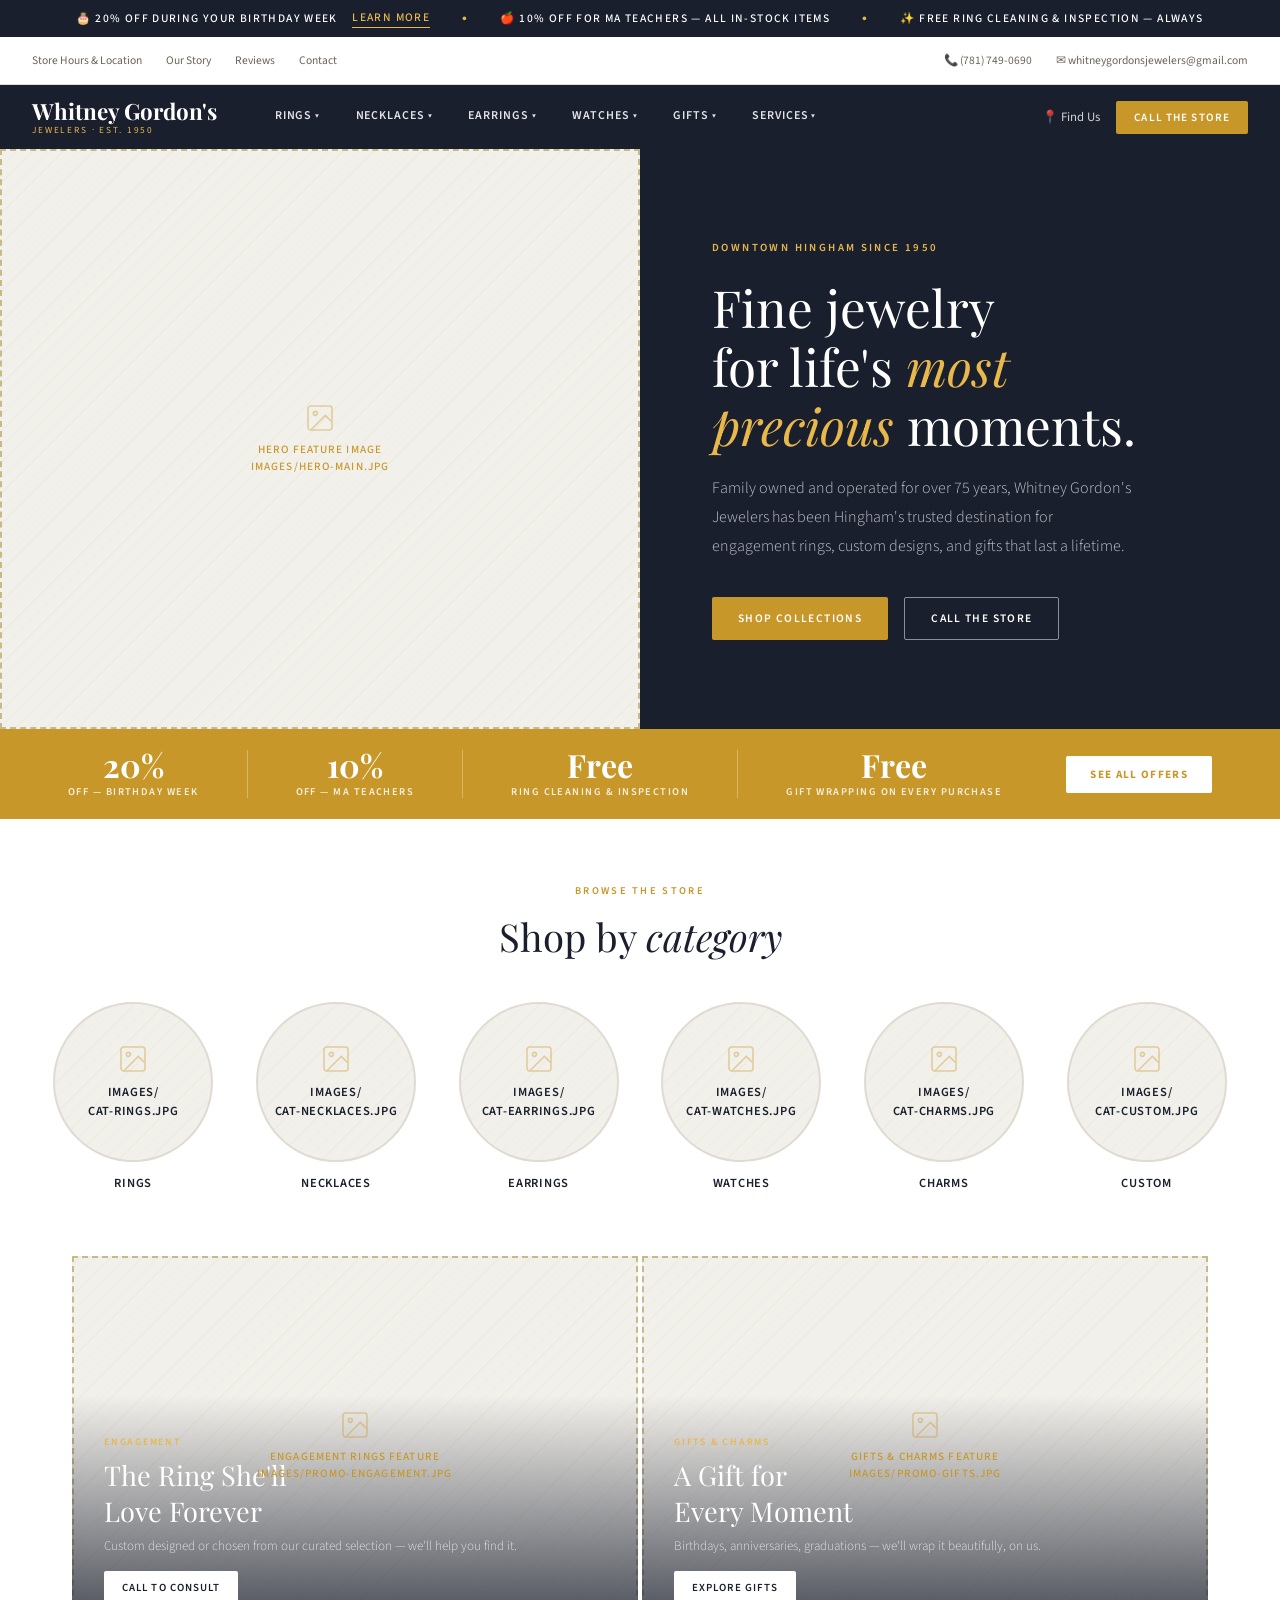
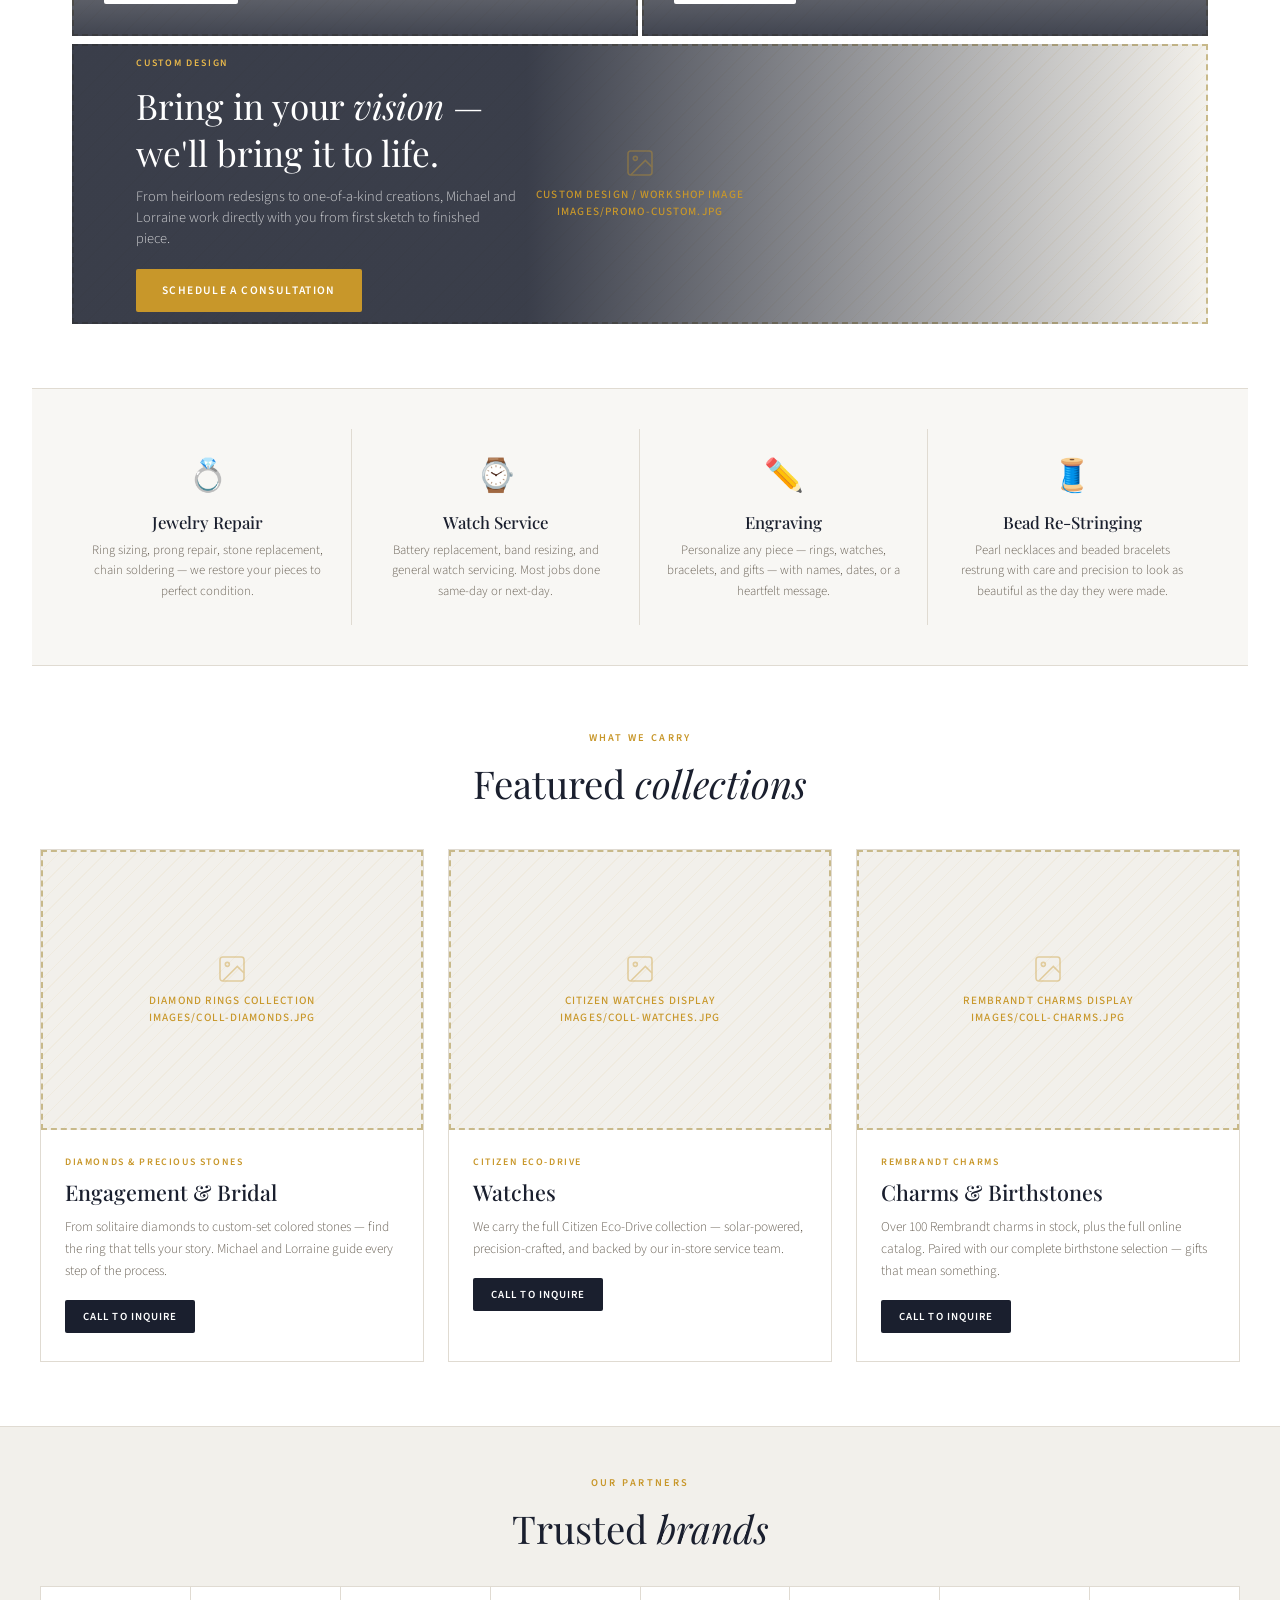
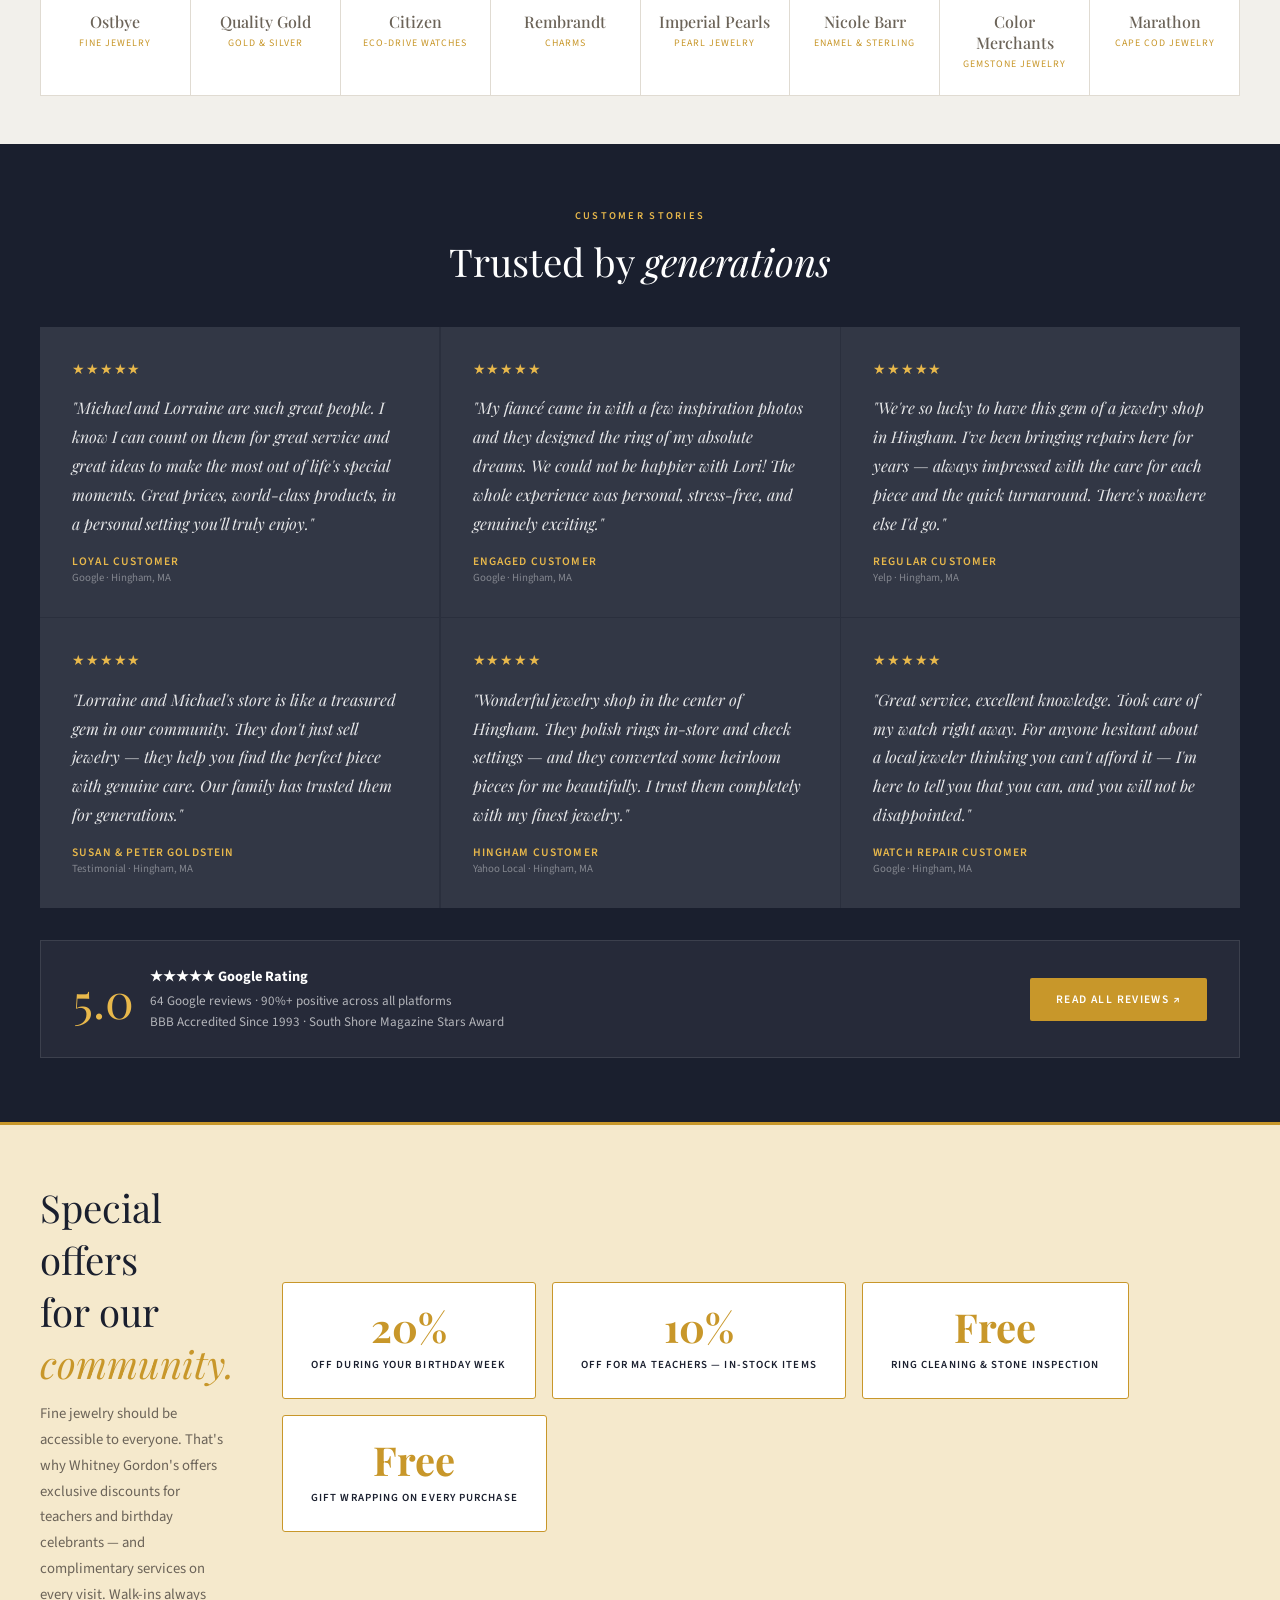
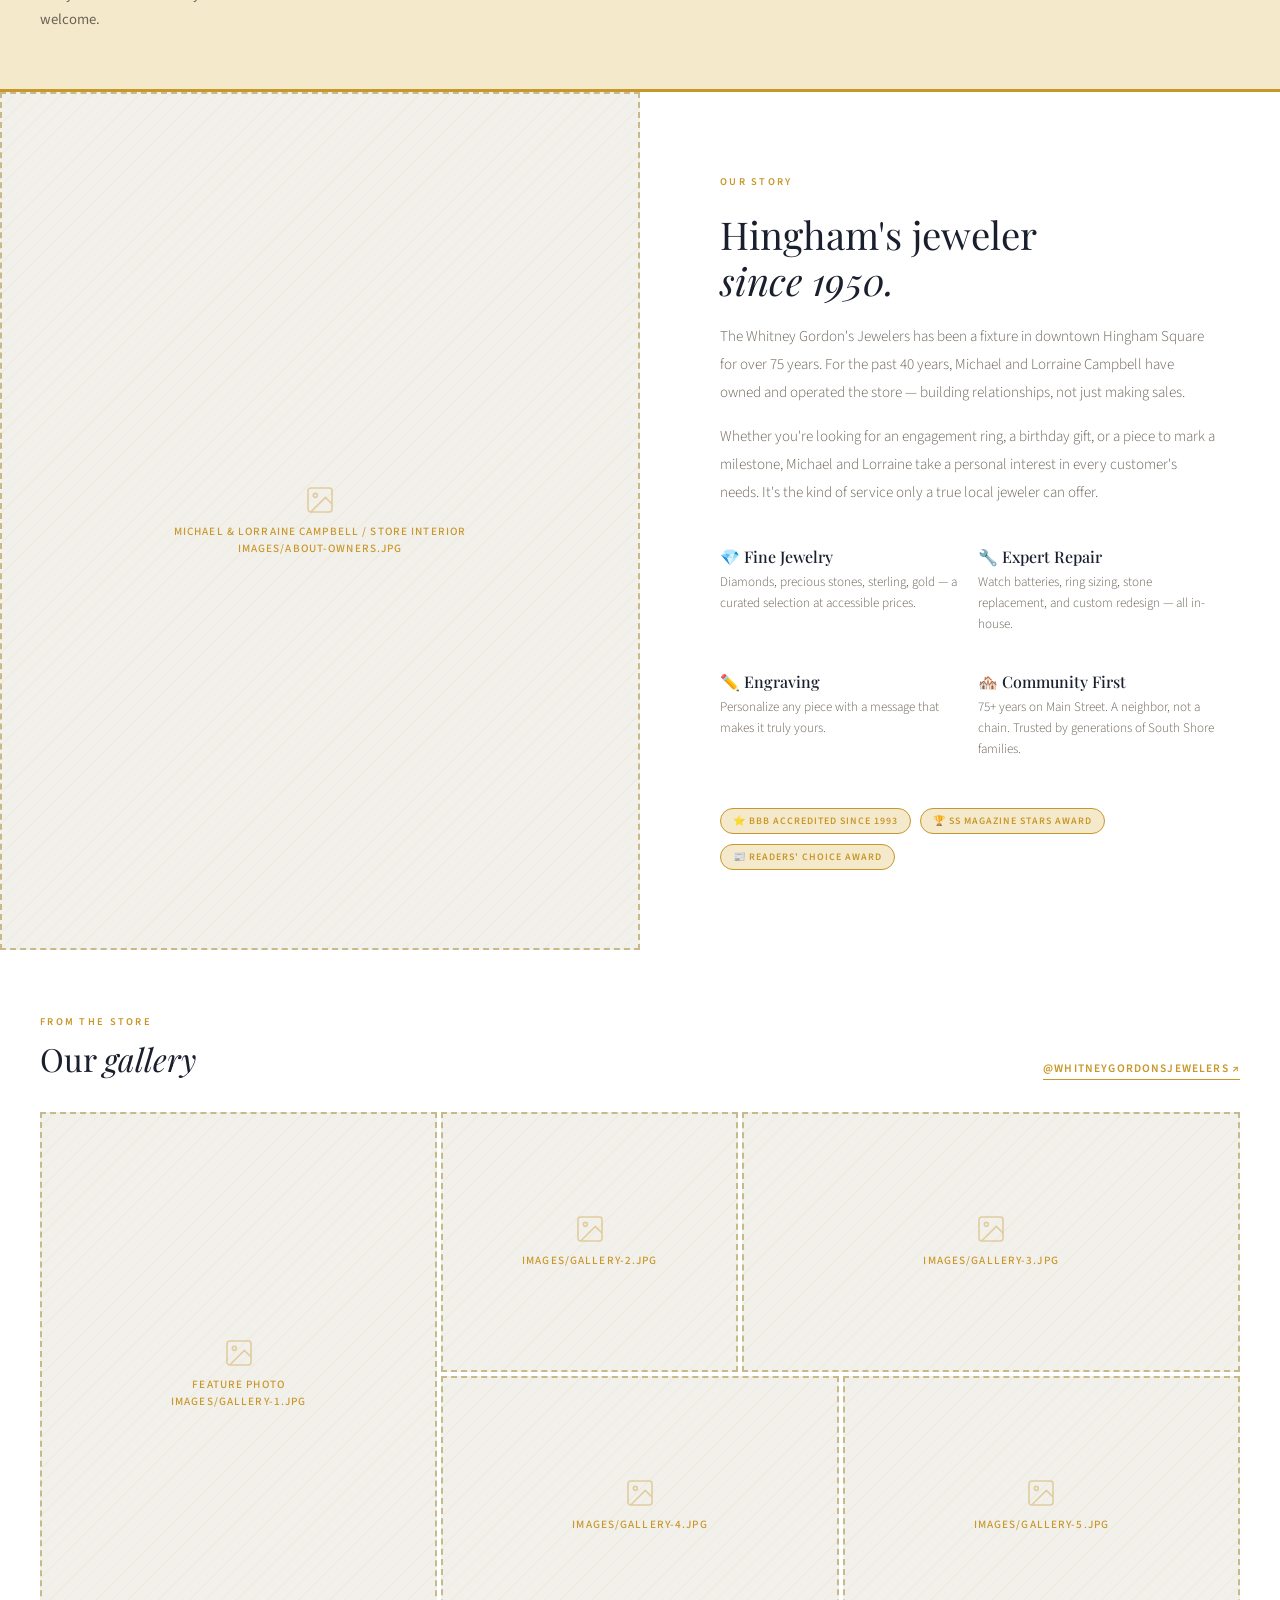
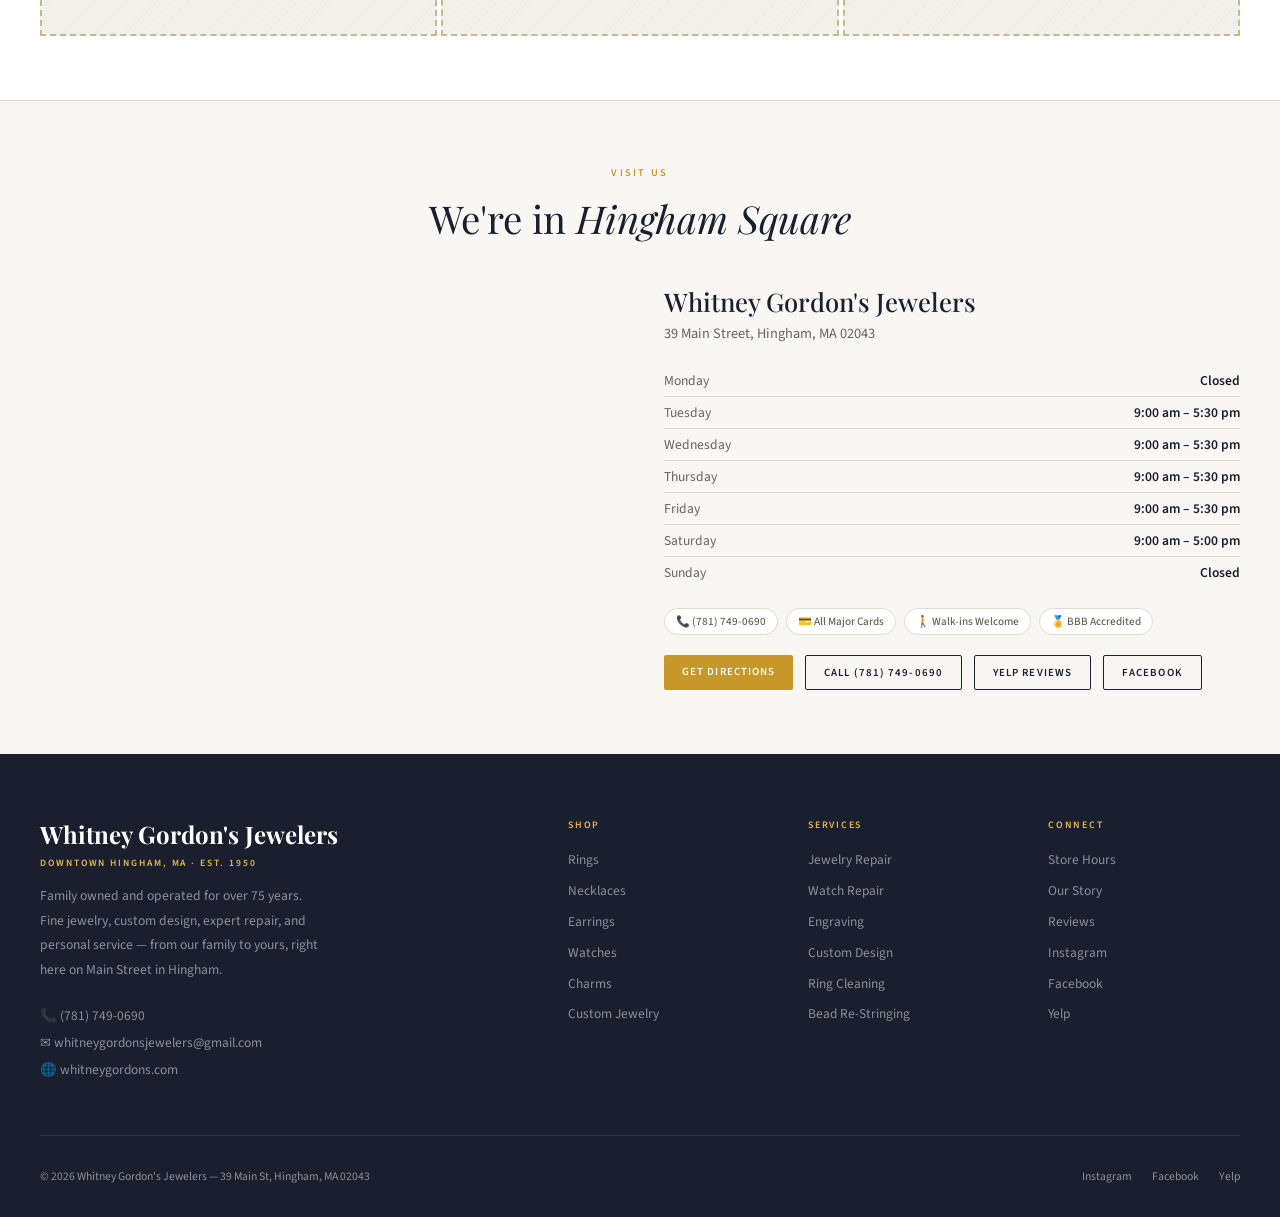
<file: index (11).html>
<!DOCTYPE html>
<html lang="en">
<head>
<meta charset="UTF-8"/>
<meta name="viewport" content="width=device-width, initial-scale=1.0"/>
<title>Whitney Gordon's Jewelers — Hingham, MA Since 1950</title>
<link rel="preconnect" href="https://fonts.googleapis.com"/>
<link rel="preconnect" href="https://fonts.gstatic.com" crossorigin/>
<link href="https://fonts.googleapis.com/css2?family=Playfair+Display:ital,wght@0,400;0,500;0,700;1,400;1,500&family=Source+Sans+3:wght@300;400;500;600&display=swap" rel="stylesheet"/>
<style>
/* ── RESET ──────────────────────────────────────────── */
*,*::before,*::after{box-sizing:border-box;margin:0;padding:0}
:root{
  --navy:#1a1f2e;
  --navy-lt:#252c3f;
  --gold:#c8972a;
  --gold-lt:#e8b84b;
  --gold-pale:#f5e9cc;
  --white:#ffffff;
  --off:#f8f7f4;
  --light:#f2f0eb;
  --mid:#6b6358;
  --border:#e0dbd2;
  --red:#c0392b;
  --serif:'Playfair Display',Georgia,serif;
  --sans:'Source Sans 3',sans-serif;
}
html{scroll-behavior:smooth}
body{font-family:var(--sans);background:var(--white);color:var(--navy);overflow-x:hidden}
a{color:inherit;text-decoration:none}
img{display:block;width:100%}

/* ── PLACEHOLDER ─────────────────────────────────────── */
.ph{
  background:var(--light);
  display:flex;flex-direction:column;align-items:center;justify-content:center;
  gap:8px;position:relative;overflow:hidden;
  color:var(--gold);border:2px dashed #c8b98a;
  font-family:var(--sans);font-size:.7rem;font-weight:500;
  letter-spacing:.1em;text-transform:uppercase;
}
.ph::before{
  content:'';position:absolute;inset:0;
  background:repeating-linear-gradient(-45deg,transparent,transparent 10px,rgba(200,151,42,.06) 10px,rgba(200,151,42,.06) 11px);
}
.ph svg{width:32px;height:32px;opacity:.4;position:relative;z-index:1}
.ph span{position:relative;z-index:1;text-align:center;padding:0 1rem;line-height:1.5}

/* ── PROMO BAR ───────────────────────────────────────── */
.promo-bar{
  background:var(--navy);color:var(--white);
  text-align:center;padding:9px 1rem;
  font-size:.72rem;font-weight:500;letter-spacing:.12em;text-transform:uppercase;
  position:relative;
}
.promo-bar-inner{
  display:flex;align-items:center;justify-content:center;gap:2rem;flex-wrap:wrap;
}
.promo-bar span{display:flex;align-items:center;gap:.5rem}
.promo-bar .dot{color:var(--gold-lt);font-size:.5rem}
.promo-bar a{color:var(--gold-lt);border-bottom:1px solid var(--gold-lt);padding-bottom:1px;margin-left:.4rem}

/* ── TOP BAR ─────────────────────────────────────────── */
.top-bar{
  background:var(--white);border-bottom:1px solid var(--border);
  padding:0 2rem;height:48px;
  display:flex;align-items:center;justify-content:space-between;
  font-size:.72rem;color:var(--mid);
}
.top-bar-links{display:flex;gap:1.5rem}
.top-bar-links a:hover{color:var(--navy)}
.top-bar-contact{display:flex;align-items:center;gap:1.5rem}
.top-bar-contact a{display:flex;align-items:center;gap:.35rem;transition:color .2s}
.top-bar-contact a:hover{color:var(--gold)}

/* ── NAV ─────────────────────────────────────────────── */
nav{
  position:sticky;top:0;z-index:200;
  background:var(--navy);
  display:flex;align-items:center;
  padding:0 2rem;height:64px;gap:0;
}
.nav-logo{
  font-family:var(--serif);font-size:1.4rem;font-weight:700;
  color:var(--white);white-space:nowrap;margin-right:2.5rem;flex-shrink:0;
  line-height:1.1;
}
.nav-logo small{
  display:block;font-family:var(--sans);font-size:.58rem;
  font-weight:400;letter-spacing:.2em;text-transform:uppercase;
  color:var(--gold-lt);margin-top:2px;
}
.nav-menu{
  display:flex;list-style:none;height:64px;flex:1;
}
.nav-menu > li{position:relative}
.nav-menu > li > a{
  display:flex;align-items:center;height:64px;
  padding:0 1.1rem;font-size:.75rem;font-weight:600;
  letter-spacing:.08em;text-transform:uppercase;color:rgba(255,255,255,.88);
  transition:color .2s;white-space:nowrap;
  border-bottom:3px solid transparent;
}
.nav-menu > li:hover > a,
.nav-menu > li > a:hover{color:var(--gold-lt);border-bottom-color:var(--gold-lt)}
/* dropdown */
.dropdown{
  position:absolute;top:100%;left:0;
  background:var(--white);border-top:3px solid var(--gold);
  min-width:220px;
  box-shadow:0 8px 40px rgba(0,0,0,.18);
  opacity:0;visibility:hidden;transform:translateY(-6px);
  transition:all .2s;z-index:300;
}
.nav-menu > li:hover .dropdown{opacity:1;visibility:visible;transform:translateY(0)}
.dropdown a{
  display:block;padding:11px 20px;font-size:.8rem;font-weight:400;
  color:var(--navy);border-bottom:1px solid var(--border);
  transition:background .15s,color .15s;
}
.dropdown a:last-child{border-bottom:none}
.dropdown a:hover{background:var(--gold-pale);color:var(--gold)}
.nav-actions{display:flex;align-items:center;gap:1rem;margin-left:auto;flex-shrink:0}
.nav-btn{
  font-size:.7rem;font-weight:600;letter-spacing:.1em;text-transform:uppercase;
  background:var(--gold);color:var(--white);
  padding:9px 18px;border-radius:2px;white-space:nowrap;
  transition:background .2s;
}
.nav-btn:hover{background:var(--gold-lt)}
.nav-icon{color:rgba(255,255,255,.8);font-size:.8rem;transition:color .2s}
.nav-icon:hover{color:var(--gold-lt)}

/* ── HERO BANNER ─────────────────────────────────────── */
.hero-banner{
  display:grid;grid-template-columns:1fr 1fr;
  min-height:580px;
}
.hero-img{position:relative}
.hero-img .ph{height:100%;min-height:580px}
.hero-copy{
  background:var(--navy);
  display:flex;flex-direction:column;justify-content:center;
  padding:4rem 4rem 4rem 4.5rem;
}
.hero-copy .eyebrow{
  font-size:.68rem;font-weight:600;letter-spacing:.22em;text-transform:uppercase;
  color:var(--gold-lt);margin-bottom:1.25rem;
}
.hero-copy h1{
  font-family:var(--serif);font-size:clamp(2.4rem,4vw,3.8rem);
  font-weight:400;line-height:1.15;color:var(--white);margin-bottom:1.25rem;
}
.hero-copy h1 em{font-style:italic;color:var(--gold-lt)}
.hero-copy p{
  font-size:1rem;font-weight:300;line-height:1.8;
  color:rgba(255,255,255,.72);max-width:420px;margin-bottom:2.25rem;
}
.hero-btns{display:flex;gap:1rem;flex-wrap:wrap}
.btn-gold{
  font-size:.72rem;font-weight:600;letter-spacing:.12em;text-transform:uppercase;
  background:var(--gold);color:var(--white);padding:13px 26px;
  border-radius:2px;transition:background .2s;display:inline-block;
}
.btn-gold:hover{background:var(--gold-lt)}
.btn-ghost{
  font-size:.72rem;font-weight:600;letter-spacing:.12em;text-transform:uppercase;
  border:1.5px solid rgba(255,255,255,.5);color:var(--white);
  padding:12px 26px;border-radius:2px;transition:all .2s;display:inline-block;
}
.btn-ghost:hover{border-color:var(--gold-lt);color:var(--gold-lt)}

/* ── SALE STRIP ──────────────────────────────────────── */
.sale-strip{
  background:var(--gold);padding:1.25rem 2rem;
  display:flex;align-items:center;justify-content:center;gap:3rem;flex-wrap:wrap;
}
.sale-pill{
  display:flex;flex-direction:column;align-items:center;gap:.2rem;
}
.sale-pill-num{
  font-family:var(--serif);font-size:2rem;font-weight:700;color:var(--white);line-height:1;
}
.sale-pill-label{
  font-size:.65rem;font-weight:600;letter-spacing:.14em;
  text-transform:uppercase;color:rgba(255,255,255,.85);
}
.sale-divider{width:1px;height:48px;background:rgba(255,255,255,.3)}
.sale-strip .btn-sale{
  font-size:.7rem;font-weight:700;letter-spacing:.12em;text-transform:uppercase;
  background:var(--white);color:var(--gold);
  padding:11px 24px;border-radius:2px;
  margin-left:1rem;
}

/* ── SHOP BY CATEGORY ────────────────────────────────── */
#shop-category{padding:4rem 2rem;background:var(--white)}
.section-header{text-align:center;margin-bottom:2.5rem}
.section-header .eyebrow{
  font-size:.65rem;font-weight:600;letter-spacing:.22em;text-transform:uppercase;
  color:var(--gold);margin-bottom:.75rem;
}
.section-header h2{
  font-family:var(--serif);font-size:clamp(1.8rem,3vw,2.6rem);
  font-weight:400;color:var(--navy);
}
.section-header h2 em{font-style:italic}
.category-grid{
  display:grid;grid-template-columns:repeat(6,1fr);gap:1rem;
  max-width:1200px;margin:0 auto;
}
.cat-card{
  display:flex;flex-direction:column;align-items:center;gap:.75rem;
  cursor:pointer;
  transition:transform .2s;
}
.cat-card:hover{transform:translateY(-4px)}
.cat-card .ph{
  width:100%;aspect-ratio:1;border-radius:50%;
  border-style:solid;border-width:2px;border-color:var(--border);
}
.cat-card:hover .ph{border-color:var(--gold)}
.cat-card span{
  font-size:.78rem;font-weight:600;letter-spacing:.06em;
  text-transform:uppercase;color:var(--navy);text-align:center;
}

/* ── PROMO TILES ─────────────────────────────────────── */
.promo-tiles{
  display:grid;grid-template-columns:1fr 1fr;
  gap:4px;padding:0 2rem 4px;
  max-width:1200px;margin:0 auto;
}
.promo-tile{position:relative;overflow:hidden;cursor:pointer}
.promo-tile .ph{height:380px}
.promo-tile-overlay{
  position:absolute;bottom:0;left:0;right:0;
  background:linear-gradient(transparent,rgba(26,31,46,.82));
  padding:2.5rem 2rem 2rem;
}
.promo-tile-overlay .eyebrow{
  font-size:.62rem;font-weight:600;letter-spacing:.18em;text-transform:uppercase;
  color:var(--gold-lt);margin-bottom:.5rem;
}
.promo-tile-overlay h3{
  font-family:var(--serif);font-size:1.7rem;font-weight:400;
  color:var(--white);margin-bottom:.5rem;
}
.promo-tile-overlay p{
  font-size:.82rem;color:rgba(255,255,255,.75);margin-bottom:1rem;font-weight:300;
}
.btn-tile{
  font-size:.68rem;font-weight:600;letter-spacing:.1em;text-transform:uppercase;
  background:var(--white);color:var(--navy);padding:9px 18px;border-radius:2px;
  display:inline-block;transition:background .2s;
}
.btn-tile:hover{background:var(--gold);color:var(--white)}

/* ── WIDE PROMO TILE ─────────────────────────────────── */
.promo-wide{padding:4px 2rem 0;max-width:1200px;margin:0 auto}
.promo-wide .ph{height:300px}
.promo-wide-inner{position:relative}
.promo-wide-overlay{
  position:absolute;inset:0;
  display:flex;align-items:center;
  background:linear-gradient(90deg,rgba(26,31,46,.85) 40%,transparent);
  padding:3rem 4rem;
}
.promo-wide-copy .eyebrow{
  font-size:.62rem;font-weight:600;letter-spacing:.18em;text-transform:uppercase;
  color:var(--gold-lt);margin-bottom:.75rem;
}
.promo-wide-copy h3{
  font-family:var(--serif);font-size:2.2rem;font-weight:400;
  color:var(--white);margin-bottom:.6rem;
}
.promo-wide-copy h3 em{font-style:italic}
.promo-wide-copy p{
  font-size:.9rem;color:rgba(255,255,255,.75);
  margin-bottom:1.25rem;font-weight:300;max-width:380px;
}

/* ── SERVICES STRIP ──────────────────────────────────── */
.services-strip{
  background:var(--off);border-top:1px solid var(--border);border-bottom:1px solid var(--border);
  padding:2.5rem 2rem;
}
.services-inner{
  display:grid;grid-template-columns:repeat(4,1fr);
  gap:0;max-width:1200px;margin:0 auto;
}
.service-item{
  text-align:center;padding:1.5rem;
  border-right:1px solid var(--border);
}
.service-item:last-child{border-right:none}
.service-item .icon{font-size:2rem;display:block;margin-bottom:.75rem}
.service-item h4{
  font-family:var(--serif);font-size:1.05rem;font-weight:500;
  color:var(--navy);margin-bottom:.4rem;
}
.service-item p{font-size:.8rem;line-height:1.6;color:var(--mid);font-weight:300}

/* ── FEATURED COLLECTIONS ────────────────────────────── */
#collections{padding:4rem 2rem;background:var(--white)}
.collections-grid{
  display:grid;grid-template-columns:repeat(3,1fr);gap:1.5rem;
  max-width:1200px;margin:0 auto;
}
.coll-card{border:1px solid var(--border);overflow:hidden;transition:box-shadow .2s}
.coll-card:hover{box-shadow:0 6px 30px rgba(0,0,0,.1)}
.coll-card .ph{height:300px}
.coll-card-body{padding:1.5rem 1.5rem 1.75rem}
.coll-card-body .eyebrow{
  font-size:.62rem;font-weight:600;letter-spacing:.16em;text-transform:uppercase;
  color:var(--gold);margin-bottom:.5rem;
}
.coll-card-body h3{
  font-family:var(--serif);font-size:1.35rem;font-weight:500;
  color:var(--navy);margin-bottom:.6rem;
}
.coll-card-body p{font-size:.84rem;line-height:1.65;color:var(--mid);margin-bottom:1.1rem;font-weight:300}
.btn-navy{
  font-size:.68rem;font-weight:600;letter-spacing:.1em;text-transform:uppercase;
  background:var(--navy);color:var(--white);padding:9px 18px;
  border-radius:2px;display:inline-block;transition:background .2s;
}
.btn-navy:hover{background:var(--gold)}

/* ── BRANDS MARQUEE ──────────────────────────────────── */
.brands-section{background:var(--light);padding:3rem 2rem;border-top:1px solid var(--border)}
.brands-section .section-header{margin-bottom:2rem}
.brands-row{
  display:flex;gap:0;justify-content:center;
  border:1px solid var(--border);max-width:1200px;margin:0 auto;
  background:var(--white);
}
.brand-item{
  flex:1;padding:1.5rem 1rem;text-align:center;border-right:1px solid var(--border);
  font-family:var(--serif);font-size:1rem;font-weight:500;
  color:var(--mid);transition:color .2s,background .2s;cursor:default;
}
.brand-item:last-child{border-right:none}
.brand-item:hover{background:var(--gold-pale);color:var(--navy)}
.brand-item small{display:block;font-family:var(--sans);font-size:.62rem;font-weight:400;letter-spacing:.1em;text-transform:uppercase;color:var(--gold);margin-top:.25rem}

/* ── REVIEWS ─────────────────────────────────────────── */
#reviews{padding:4rem 2rem;background:var(--navy)}
#reviews .section-header .eyebrow{color:var(--gold-lt)}
#reviews .section-header h2{color:var(--white)}
.reviews-grid{
  display:grid;grid-template-columns:repeat(3,1fr);gap:1.5px;
  background:rgba(255,255,255,.07);max-width:1200px;margin:0 auto;
}
.review-card{
  background:rgba(255,255,255,.04);padding:2rem;
  display:flex;flex-direction:column;gap:.9rem;
}
.review-stars{color:var(--gold-lt);font-size:.9rem;letter-spacing:.06em}
.review-text{
  font-family:var(--serif);font-size:1rem;font-style:italic;
  font-weight:300;line-height:1.8;color:rgba(255,255,255,.88);flex:1;
}
.review-author{font-size:.72rem;font-weight:600;letter-spacing:.1em;text-transform:uppercase;color:var(--gold-lt)}
.review-source{font-size:.68rem;color:rgba(255,255,255,.4)}
.reviews-footer{
  max-width:1200px;margin:2rem auto 0;
  display:flex;align-items:center;justify-content:space-between;
  background:rgba(255,255,255,.05);border:1px solid rgba(255,255,255,.1);
  padding:1.5rem 2rem;flex-wrap:wrap;gap:1rem;
}
.reviews-footer-stat{display:flex;align-items:center;gap:1rem}
.reviews-footer-num{
  font-family:var(--serif);font-size:3rem;font-weight:400;
  color:var(--gold-lt);line-height:1;
}
.reviews-footer-desc{font-size:.82rem;color:rgba(255,255,255,.65);line-height:1.6}
.reviews-footer-desc strong{display:block;color:var(--white);font-size:.9rem;margin-bottom:.2rem}

/* ── SPECIALS BANNER ─────────────────────────────────── */
.specials-banner{
  background:var(--gold-pale);border-top:3px solid var(--gold);
  border-bottom:3px solid var(--gold);
  padding:3.5rem 2rem;
}
.specials-inner{
  max-width:1200px;margin:0 auto;
  display:grid;grid-template-columns:1fr auto;gap:3rem;align-items:center;
}
.specials-copy h2{
  font-family:var(--serif);font-size:clamp(1.6rem,3vw,2.4rem);
  font-weight:400;color:var(--navy);margin-bottom:.75rem;
}
.specials-copy h2 em{font-style:italic;color:var(--gold)}
.specials-copy p{font-size:.92rem;color:var(--mid);line-height:1.75;max-width:550px}
.specials-cards{display:flex;gap:1rem;flex-wrap:wrap}
.special-card{
  background:var(--white);border:1px solid var(--gold);
  padding:1.5rem 1.75rem;text-align:center;min-width:160px;border-radius:3px;
}
.special-card-num{
  font-family:var(--serif);font-size:2.5rem;font-weight:700;
  color:var(--gold);display:block;line-height:1;margin-bottom:.3rem;
}
.special-card-label{font-size:.68rem;font-weight:600;letter-spacing:.1em;text-transform:uppercase;color:var(--navy)}

/* ── ABOUT SECTION ───────────────────────────────────── */
#about{
  display:grid;grid-template-columns:1fr 1fr;
  min-height:520px;
}
.about-img .ph{height:100%;min-height:520px}
.about-copy{
  background:var(--white);padding:5rem 4rem 5rem 5rem;
  display:flex;flex-direction:column;justify-content:center;
}
.about-copy .eyebrow{
  font-size:.65rem;font-weight:600;letter-spacing:.22em;text-transform:uppercase;
  color:var(--gold);margin-bottom:1.25rem;
}
.about-copy h2{
  font-family:var(--serif);font-size:clamp(2rem,3vw,2.8rem);
  font-weight:400;color:var(--navy);margin-bottom:1.25rem;line-height:1.2;
}
.about-copy h2 em{font-style:italic}
.about-copy p{font-size:.94rem;line-height:1.85;color:var(--mid);font-weight:300;margin-bottom:1rem}
.about-details{
  display:grid;grid-template-columns:1fr 1fr;gap:1.25rem;margin-top:1.5rem;
}
.about-detail h5{
  font-family:var(--serif);font-size:1rem;font-weight:500;color:var(--navy);margin-bottom:.3rem;
}
.about-detail p{font-size:.82rem;line-height:1.6;color:var(--mid);font-weight:300}
.awards-row{display:flex;gap:.6rem;flex-wrap:wrap;margin-top:2rem}
.award-chip{
  font-size:.62rem;font-weight:600;letter-spacing:.1em;text-transform:uppercase;
  border:1px solid var(--gold);color:var(--gold);
  padding:5px 12px;border-radius:20px;background:var(--gold-pale);
}

/* ── FIND US / HOURS ─────────────────────────────────── */
#location{
  background:var(--off);border-top:1px solid var(--border);
  padding:4rem 2rem;
}
.location-inner{
  max-width:1200px;margin:0 auto;
  display:grid;grid-template-columns:1fr 1fr;gap:3rem;align-items:start;
}
.location-map{width:100%;height:380px;border:0;filter:sepia(10%) contrast(.95);border-radius:3px}
.location-details{display:flex;flex-direction:column;gap:2rem}
.location-details h3{
  font-family:var(--serif);font-size:1.6rem;font-weight:500;color:var(--navy);margin-bottom:.3rem;
}
.location-details address{font-style:normal;font-size:.9rem;color:var(--mid);line-height:1.6;margin-bottom:1.25rem}
.hours-table{width:100%;border-collapse:collapse;font-size:.85rem;margin-bottom:1.25rem}
.hours-table td{padding:6px 0;color:var(--mid)}
.hours-table td:last-child{text-align:right;font-weight:600;color:var(--navy)}
.hours-table tr:not(:last-child) td{border-bottom:1px solid var(--border)}
.location-badges{display:flex;gap:.5rem;flex-wrap:wrap;margin-bottom:1.25rem}
.badge{
  font-size:.7rem;font-weight:500;
  background:var(--white);border:1px solid var(--border);
  padding:5px 11px;border-radius:20px;color:var(--mid);
}
.location-btns{display:flex;gap:.75rem;flex-wrap:wrap}
.btn-sm{font-size:.68rem;font-weight:600;letter-spacing:.1em;text-transform:uppercase;padding:9px 18px;border-radius:2px;transition:all .2s}
.btn-sm-gold{background:var(--gold);color:var(--white)}
.btn-sm-gold:hover{background:#b58020}
.btn-sm-outline{border:1.5px solid var(--navy);color:var(--navy)}
.btn-sm-outline:hover{background:var(--navy);color:var(--white)}

/* ── GALLERY ─────────────────────────────────────────── */
#gallery{padding:4rem 2rem;background:var(--white)}
.gallery-header{
  display:flex;align-items:flex-end;justify-content:space-between;
  max-width:1200px;margin:0 auto 2rem;
}
.gallery-link{
  font-size:.72rem;font-weight:600;letter-spacing:.1em;text-transform:uppercase;
  color:var(--gold);border-bottom:1px solid var(--gold);padding-bottom:2px;
}
.gallery-mosaic{
  max-width:1200px;margin:0 auto;
  display:grid;grid-template-columns:repeat(12,1fr);
  grid-template-rows:260px 260px;gap:4px;
}
.g1{grid-column:1/5;grid-row:1/3}.g1 .ph{height:100%}
.g2{grid-column:5/8;grid-row:1}.g2 .ph{height:260px}
.g3{grid-column:8/13;grid-row:1}.g3 .ph{height:260px}
.g4{grid-column:5/9;grid-row:2}.g4 .ph{height:260px}
.g5{grid-column:9/13;grid-row:2}.g5 .ph{height:260px}

/* ── FOOTER ──────────────────────────────────────────── */
footer{background:var(--navy);color:rgba(255,255,255,.5);padding:4rem 2rem 2rem}
.footer-inner{
  display:grid;grid-template-columns:2.5fr 1fr 1fr 1fr;gap:3rem;
  max-width:1200px;margin:0 auto;
  padding-bottom:3rem;border-bottom:1px solid rgba(255,255,255,.08);
  margin-bottom:2rem;
}
.footer-brand-logo{
  font-family:var(--serif);font-size:1.5rem;font-weight:700;
  color:var(--white);margin-bottom:.35rem;
}
.footer-brand-since{
  font-size:.6rem;font-weight:600;letter-spacing:.2em;text-transform:uppercase;
  color:var(--gold-lt);margin-bottom:.9rem;
}
.footer-brand-desc{font-size:.85rem;line-height:1.8;max-width:280px;margin-bottom:1.5rem}
.footer-contact a{
  display:flex;align-items:center;gap:.5rem;font-size:.84rem;margin-bottom:.5rem;
  transition:color .2s;
}
.footer-contact a:hover{color:var(--gold-lt)}
.footer-col h5{
  font-size:.62rem;font-weight:600;letter-spacing:.18em;text-transform:uppercase;
  color:var(--gold-lt);margin-bottom:1rem;
}
.footer-col ul{list-style:none;display:flex;flex-direction:column;gap:.55rem}
.footer-col ul a{font-size:.84rem;transition:color .2s}
.footer-col ul a:hover{color:var(--white)}
.footer-bottom{
  max-width:1200px;margin:0 auto;
  display:flex;align-items:center;justify-content:space-between;
  font-size:.73rem;flex-wrap:wrap;gap:.75rem;
}
.footer-socials{display:flex;gap:1.25rem}
.footer-socials a:hover{color:var(--gold-lt)}

/* ── RESPONSIVE ──────────────────────────────────────── */
@media(max-width:1024px){
  .category-grid{grid-template-columns:repeat(3,1fr)}
  .coll-cards{grid-template-columns:1fr 1fr}
  .brands-row{flex-wrap:wrap}
  .brand-item{flex:none;width:25%}
  .footer-inner{grid-template-columns:1fr 1fr}
}
@media(max-width:768px){
  .nav-menu{display:none}
  .hero-banner{grid-template-columns:1fr}
  .hero-img{display:none}
  .hero-copy{padding:3rem 1.5rem}
  .promo-tiles{grid-template-columns:1fr;padding:0 1rem 4px}
  .promo-tile .ph{height:280px}
  .services-inner{grid-template-columns:1fr 1fr}
  .collections-grid{grid-template-columns:1fr;max-width:500px}
  #about{grid-template-columns:1fr}
  .about-img .ph{height:300px}
  .about-copy{padding:3rem 1.5rem}
  .about-details{grid-template-columns:1fr}
  .reviews-grid{grid-template-columns:1fr}
  .specials-inner{grid-template-columns:1fr}
  .location-inner{grid-template-columns:1fr}
  .gallery-mosaic{display:flex;flex-direction:column}
  .g1 .ph,.g2 .ph,.g3 .ph,.g4 .ph,.g5 .ph{height:220px}
  .footer-inner{grid-template-columns:1fr}
  .sale-strip{flex-direction:column;gap:1.25rem}
  .sale-divider{width:80%;height:1px}
  .hero-stats-bar{flex-wrap:wrap}
  .promo-wide-overlay{padding:1.5rem 1.5rem}
  .promo-wide-copy h3{font-size:1.4rem}
  .brands-row{flex-wrap:wrap}
  .brand-item{width:50%;border-bottom:1px solid var(--border)}
  .category-grid{grid-template-columns:repeat(3,1fr)}
}
</style>
</head>
<body>

<!-- PROMO BAR -->
<div class="promo-bar">
  <div class="promo-bar-inner">
    <span>🎂 20% Off During Your Birthday Week <a href="#specials">Learn More</a></span>
    <span class="dot">●</span>
    <span>🍎 10% Off for MA Teachers — All In-Stock Items</span>
    <span class="dot">●</span>
    <span>✨ Free Ring Cleaning &amp; Inspection — Always</span>
  </div>
</div>

<!-- TOP BAR -->
<div class="top-bar">
  <div class="top-bar-links">
    <a href="#location">Store Hours &amp; Location</a>
    <a href="#about">Our Story</a>
    <a href="https://www.yelp.com/biz/whitney-gordons-jewelers-hingham" target="_blank">Reviews</a>
    <a href="mailto:whitneygordonsjewelers@gmail.com">Contact</a>
  </div>
  <div class="top-bar-contact">
    <a href="tel:7817490690">📞 (781) 749-0690</a>
    <a href="mailto:whitneygordonsjewelers@gmail.com">✉ whitneygordonsjewelers@gmail.com</a>
  </div>
</div>

<!-- NAV -->
<nav>
  <a class="nav-logo" href="#">
    Whitney Gordon's
    <small>Jewelers · Est. 1950</small>
  </a>
  <ul class="nav-menu">
    <li>
      <a href="#shop-category">Rings ▾</a>
      <div class="dropdown">
        <a href="#shop-category">Engagement Rings</a>
        <a href="#shop-category">Wedding Bands</a>
        <a href="#shop-category">Anniversary Rings</a>
        <a href="#shop-category">Fashion Rings</a>
        <a href="#shop-category">Custom Design</a>
      </div>
    </li>
    <li>
      <a href="#shop-category">Necklaces ▾</a>
      <div class="dropdown">
        <a href="#shop-category">Pendants</a>
        <a href="#shop-category">Diamond Necklaces</a>
        <a href="#shop-category">Gemstone Necklaces</a>
        <a href="#shop-category">Gold &amp; Sterling</a>
      </div>
    </li>
    <li>
      <a href="#shop-category">Earrings ▾</a>
      <div class="dropdown">
        <a href="#shop-category">Studs</a>
        <a href="#shop-category">Drop &amp; Dangle</a>
        <a href="#shop-category">Hoops</a>
        <a href="#shop-category">Diamond Earrings</a>
      </div>
    </li>
    <li>
      <a href="#shop-category">Watches ▾</a>
      <div class="dropdown">
        <a href="#shop-category">Citizen Eco-Drive</a>
        <a href="#shop-category">Watch Repair</a>
        <a href="#shop-category">Battery Replacement</a>
        <a href="#shop-category">Band Resizing</a>
      </div>
    </li>
    <li>
      <a href="#shop-category">Gifts ▾</a>
      <div class="dropdown">
        <a href="#shop-category">Charms &amp; Bracelets</a>
        <a href="#shop-category">Birthstone Jewelry</a>
        <a href="#shop-category">Gifts Under $100</a>
        <a href="#shop-category">Gift Wrapping</a>
      </div>
    </li>
    <li>
      <a href="#services-section">Services ▾</a>
      <div class="dropdown">
        <a href="#services-section">Jewelry Repair</a>
        <a href="#services-section">Custom Design</a>
        <a href="#services-section">Engraving</a>
        <a href="#services-section">Ring Cleaning</a>
        <a href="#services-section">Bead Re-Stringing</a>
      </div>
    </li>
  </ul>
  <div class="nav-actions">
    <a class="nav-icon" href="#location">📍 Find Us</a>
    <a class="nav-btn" href="tel:7817490690">Call the Store</a>
  </div>
</nav>

<!-- HERO BANNER -->
<section class="hero-banner">
  <div class="hero-img">
    <div class="ph" style="height:100%;min-height:580px;">
      <svg viewBox="0 0 24 24" fill="none" stroke="currentColor" stroke-width="1.2"><rect x="3" y="3" width="18" height="18" rx="2"/><circle cx="8.5" cy="8.5" r="1.5"/><polyline points="21 15 16 10 5 21"/></svg>
      <span>Hero feature image<br>images/hero-main.jpg</span>
    </div>
  </div>
  <div class="hero-copy">
    <p class="eyebrow">Downtown Hingham Since 1950</p>
    <h1>Fine jewelry<br>for life's <em>most<br>precious</em> moments.</h1>
    <p>Family owned and operated for over 75 years, Whitney Gordon's Jewelers has been Hingham's trusted destination for engagement rings, custom designs, and gifts that last a lifetime.</p>
    <div class="hero-btns">
      <a class="btn-gold" href="#shop-category">Shop Collections</a>
      <a class="btn-ghost" href="tel:7817490690">Call the Store</a>
    </div>
  </div>
</section>

<!-- SALE STRIP -->
<div class="sale-strip">
  <div class="sale-pill">
    <span class="sale-pill-num">20%</span>
    <span class="sale-pill-label">Off — Birthday Week</span>
  </div>
  <div class="sale-divider"></div>
  <div class="sale-pill">
    <span class="sale-pill-num">10%</span>
    <span class="sale-pill-label">Off — MA Teachers</span>
  </div>
  <div class="sale-divider"></div>
  <div class="sale-pill">
    <span class="sale-pill-num">Free</span>
    <span class="sale-pill-label">Ring Cleaning &amp; Inspection</span>
  </div>
  <div class="sale-divider"></div>
  <div class="sale-pill">
    <span class="sale-pill-num">Free</span>
    <span class="sale-pill-label">Gift Wrapping on Every Purchase</span>
  </div>
  <a class="btn-sale" href="#specials">See All Offers</a>
</div>

<!-- SHOP BY CATEGORY -->
<section id="shop-category">
  <div class="section-header">
    <p class="eyebrow">Browse the Store</p>
    <h2>Shop by <em>category</em></h2>
  </div>
  <div class="category-grid">
    <div class="cat-card">
      <div class="ph" style="aspect-ratio:1;border-radius:50%;width:100%;max-width:160px;">
        <svg viewBox="0 0 24 24" fill="none" stroke="currentColor" stroke-width="1.2"><rect x="3" y="3" width="18" height="18" rx="2"/><circle cx="8.5" cy="8.5" r="1.5"/><polyline points="21 15 16 10 5 21"/></svg>
        <span>images/<br>cat-rings.jpg</span>
      </div>
      <span>Rings</span>
    </div>
    <div class="cat-card">
      <div class="ph" style="aspect-ratio:1;border-radius:50%;width:100%;max-width:160px;">
        <svg viewBox="0 0 24 24" fill="none" stroke="currentColor" stroke-width="1.2"><rect x="3" y="3" width="18" height="18" rx="2"/><circle cx="8.5" cy="8.5" r="1.5"/><polyline points="21 15 16 10 5 21"/></svg>
        <span>images/<br>cat-necklaces.jpg</span>
      </div>
      <span>Necklaces</span>
    </div>
    <div class="cat-card">
      <div class="ph" style="aspect-ratio:1;border-radius:50%;width:100%;max-width:160px;">
        <svg viewBox="0 0 24 24" fill="none" stroke="currentColor" stroke-width="1.2"><rect x="3" y="3" width="18" height="18" rx="2"/><circle cx="8.5" cy="8.5" r="1.5"/><polyline points="21 15 16 10 5 21"/></svg>
        <span>images/<br>cat-earrings.jpg</span>
      </div>
      <span>Earrings</span>
    </div>
    <div class="cat-card">
      <div class="ph" style="aspect-ratio:1;border-radius:50%;width:100%;max-width:160px;">
        <svg viewBox="0 0 24 24" fill="none" stroke="currentColor" stroke-width="1.2"><rect x="3" y="3" width="18" height="18" rx="2"/><circle cx="8.5" cy="8.5" r="1.5"/><polyline points="21 15 16 10 5 21"/></svg>
        <span>images/<br>cat-watches.jpg</span>
      </div>
      <span>Watches</span>
    </div>
    <div class="cat-card">
      <div class="ph" style="aspect-ratio:1;border-radius:50%;width:100%;max-width:160px;">
        <svg viewBox="0 0 24 24" fill="none" stroke="currentColor" stroke-width="1.2"><rect x="3" y="3" width="18" height="18" rx="2"/><circle cx="8.5" cy="8.5" r="1.5"/><polyline points="21 15 16 10 5 21"/></svg>
        <span>images/<br>cat-charms.jpg</span>
      </div>
      <span>Charms</span>
    </div>
    <div class="cat-card">
      <div class="ph" style="aspect-ratio:1;border-radius:50%;width:100%;max-width:160px;">
        <svg viewBox="0 0 24 24" fill="none" stroke="currentColor" stroke-width="1.2"><rect x="3" y="3" width="18" height="18" rx="2"/><circle cx="8.5" cy="8.5" r="1.5"/><polyline points="21 15 16 10 5 21"/></svg>
        <span>images/<br>cat-custom.jpg</span>
      </div>
      <span>Custom</span>
    </div>
  </div>
</section>

<!-- PROMO TILES (2-UP) -->
<div style="max-width:1200px;margin:0 auto">
  <div class="promo-tiles">
    <div class="promo-tile">
      <div class="ph" style="height:380px;">
        <svg viewBox="0 0 24 24" fill="none" stroke="currentColor" stroke-width="1.2"><rect x="3" y="3" width="18" height="18" rx="2"/><circle cx="8.5" cy="8.5" r="1.5"/><polyline points="21 15 16 10 5 21"/></svg>
        <span>Engagement rings feature<br>images/promo-engagement.jpg</span>
      </div>
      <div class="promo-tile-overlay">
        <p class="eyebrow">Engagement</p>
        <h3>The Ring She'll<br>Love Forever</h3>
        <p>Custom designed or chosen from our curated selection — we'll help you find it.</p>
        <a class="btn-tile" href="tel:7817490690">Call to Consult</a>
      </div>
    </div>
    <div class="promo-tile">
      <div class="ph" style="height:380px;">
        <svg viewBox="0 0 24 24" fill="none" stroke="currentColor" stroke-width="1.2"><rect x="3" y="3" width="18" height="18" rx="2"/><circle cx="8.5" cy="8.5" r="1.5"/><polyline points="21 15 16 10 5 21"/></svg>
        <span>Gifts &amp; charms feature<br>images/promo-gifts.jpg</span>
      </div>
      <div class="promo-tile-overlay">
        <p class="eyebrow">Gifts &amp; Charms</p>
        <h3>A Gift for<br>Every Moment</h3>
        <p>Birthdays, anniversaries, graduations — we'll wrap it beautifully, on us.</p>
        <a class="btn-tile" href="#shop-category">Explore Gifts</a>
      </div>
    </div>
  </div>
</div>

<!-- WIDE PROMO: CUSTOM DESIGN -->
<div class="promo-wide" style="max-width:1200px;margin:4px auto 0;padding:0 2rem">
  <div class="promo-wide-inner">
    <div class="ph" style="height:280px;">
      <svg viewBox="0 0 24 24" fill="none" stroke="currentColor" stroke-width="1.2"><rect x="3" y="3" width="18" height="18" rx="2"/><circle cx="8.5" cy="8.5" r="1.5"/><polyline points="21 15 16 10 5 21"/></svg>
      <span>Custom design / workshop image<br>images/promo-custom.jpg</span>
    </div>
    <div class="promo-wide-overlay">
      <div class="promo-wide-copy">
        <p class="eyebrow">Custom Design</p>
        <h3>Bring in your <em>vision</em> —<br>we'll bring it to life.</h3>
        <p>From heirloom redesigns to one-of-a-kind creations, Michael and Lorraine work directly with you from first sketch to finished piece.</p>
        <a class="btn-gold" href="tel:7817490690">Schedule a Consultation</a>
      </div>
    </div>
  </div>
</div>

<!-- SERVICES STRIP -->
<section id="services-section" style="padding:4rem 2rem 0">
  <div class="services-strip">
    <div class="services-inner">
      <div class="service-item">
        <span class="icon">💍</span>
        <h4>Jewelry Repair</h4>
        <p>Ring sizing, prong repair, stone replacement, chain soldering — we restore your pieces to perfect condition.</p>
      </div>
      <div class="service-item">
        <span class="icon">⌚</span>
        <h4>Watch Service</h4>
        <p>Battery replacement, band resizing, and general watch servicing. Most jobs done same-day or next-day.</p>
      </div>
      <div class="service-item">
        <span class="icon">✏️</span>
        <h4>Engraving</h4>
        <p>Personalize any piece — rings, watches, bracelets, and gifts — with names, dates, or a heartfelt message.</p>
      </div>
      <div class="service-item">
        <span class="icon">🧵</span>
        <h4>Bead Re-Stringing</h4>
        <p>Pearl necklaces and beaded bracelets restrung with care and precision to look as beautiful as the day they were made.</p>
      </div>
    </div>
  </div>
</section>

<!-- FEATURED COLLECTIONS -->
<section id="collections" style="padding:4rem 2rem">
  <div class="section-header">
    <p class="eyebrow">What We Carry</p>
    <h2>Featured <em>collections</em></h2>
  </div>
  <div class="collections-grid" style="max-width:1200px;margin:0 auto">
    <div class="coll-card">
      <div class="ph" style="height:280px;">
        <svg viewBox="0 0 24 24" fill="none" stroke="currentColor" stroke-width="1.2"><rect x="3" y="3" width="18" height="18" rx="2"/><circle cx="8.5" cy="8.5" r="1.5"/><polyline points="21 15 16 10 5 21"/></svg>
        <span>Diamond rings collection<br>images/coll-diamonds.jpg</span>
      </div>
      <div class="coll-card-body">
        <p class="eyebrow">Diamonds &amp; Precious Stones</p>
        <h3>Engagement &amp; Bridal</h3>
        <p>From solitaire diamonds to custom-set colored stones — find the ring that tells your story. Michael and Lorraine guide every step of the process.</p>
        <a class="btn-navy" href="tel:7817490690">Call to Inquire</a>
      </div>
    </div>
    <div class="coll-card">
      <div class="ph" style="height:280px;">
        <svg viewBox="0 0 24 24" fill="none" stroke="currentColor" stroke-width="1.2"><rect x="3" y="3" width="18" height="18" rx="2"/><circle cx="8.5" cy="8.5" r="1.5"/><polyline points="21 15 16 10 5 21"/></svg>
        <span>Citizen watches display<br>images/coll-watches.jpg</span>
      </div>
      <div class="coll-card-body">
        <p class="eyebrow">Citizen Eco-Drive</p>
        <h3>Watches</h3>
        <p>We carry the full Citizen Eco-Drive collection — solar-powered, precision-crafted, and backed by our in-store service team.</p>
        <a class="btn-navy" href="tel:7817490690">Call to Inquire</a>
      </div>
    </div>
    <div class="coll-card">
      <div class="ph" style="height:280px;">
        <svg viewBox="0 0 24 24" fill="none" stroke="currentColor" stroke-width="1.2"><rect x="3" y="3" width="18" height="18" rx="2"/><circle cx="8.5" cy="8.5" r="1.5"/><polyline points="21 15 16 10 5 21"/></svg>
        <span>Rembrandt charms display<br>images/coll-charms.jpg</span>
      </div>
      <div class="coll-card-body">
        <p class="eyebrow">Rembrandt Charms</p>
        <h3>Charms &amp; Birthstones</h3>
        <p>Over 100 Rembrandt charms in stock, plus the full online catalog. Paired with our complete birthstone selection — gifts that mean something.</p>
        <a class="btn-navy" href="tel:7817490690">Call to Inquire</a>
      </div>
    </div>
  </div>
</section>

<!-- BRANDS -->
<section class="brands-section">
  <div class="section-header">
    <p class="eyebrow">Our Partners</p>
    <h2>Trusted <em>brands</em></h2>
  </div>
  <div class="brands-row">
    <div class="brand-item">Ostbye<small>Fine Jewelry</small></div>
    <div class="brand-item">Quality Gold<small>Gold &amp; Silver</small></div>
    <div class="brand-item">Citizen<small>Eco-Drive Watches</small></div>
    <div class="brand-item">Rembrandt<small>Charms</small></div>
    <div class="brand-item">Imperial Pearls<small>Pearl Jewelry</small></div>
    <div class="brand-item">Nicole Barr<small>Enamel &amp; Sterling</small></div>
    <div class="brand-item">Color Merchants<small>Gemstone Jewelry</small></div>
    <div class="brand-item">Marathon<small>Cape Cod Jewelry</small></div>
  </div>
</section>

<!-- REVIEWS -->
<section id="reviews">
  <div class="section-header" style="padding-bottom:0">
    <p class="eyebrow">Customer Stories</p>
    <h2>Trusted by <em>generations</em></h2>
  </div>
  <div class="reviews-grid">
    <div class="review-card">
      <div class="review-stars">★★★★★</div>
      <p class="review-text">"Michael and Lorraine are such great people. I know I can count on them for great service and great ideas to make the most out of life's special moments. Great prices, world-class products, in a personal setting you'll truly enjoy."</p>
      <div>
        <div class="review-author">Loyal Customer</div>
        <div class="review-source">Google · Hingham, MA</div>
      </div>
    </div>
    <div class="review-card">
      <div class="review-stars">★★★★★</div>
      <p class="review-text">"My fiancé came in with a few inspiration photos and they designed the ring of my absolute dreams. We could not be happier with Lori! The whole experience was personal, stress-free, and genuinely exciting."</p>
      <div>
        <div class="review-author">Engaged Customer</div>
        <div class="review-source">Google · Hingham, MA</div>
      </div>
    </div>
    <div class="review-card">
      <div class="review-stars">★★★★★</div>
      <p class="review-text">"We're so lucky to have this gem of a jewelry shop in Hingham. I've been bringing repairs here for years — always impressed with the care for each piece and the quick turnaround. There's nowhere else I'd go."</p>
      <div>
        <div class="review-author">Regular Customer</div>
        <div class="review-source">Yelp · Hingham, MA</div>
      </div>
    </div>
    <div class="review-card">
      <div class="review-stars">★★★★★</div>
      <p class="review-text">"Lorraine and Michael's store is like a treasured gem in our community. They don't just sell jewelry — they help you find the perfect piece with genuine care. Our family has trusted them for generations."</p>
      <div>
        <div class="review-author">Susan &amp; Peter Goldstein</div>
        <div class="review-source">Testimonial · Hingham, MA</div>
      </div>
    </div>
    <div class="review-card">
      <div class="review-stars">★★★★★</div>
      <p class="review-text">"Wonderful jewelry shop in the center of Hingham. They polish rings in-store and check settings — and they converted some heirloom pieces for me beautifully. I trust them completely with my finest jewelry."</p>
      <div>
        <div class="review-author">Hingham Customer</div>
        <div class="review-source">Yahoo Local · Hingham, MA</div>
      </div>
    </div>
    <div class="review-card">
      <div class="review-stars">★★★★★</div>
      <p class="review-text">"Great service, excellent knowledge. Took care of my watch right away. For anyone hesitant about a local jeweler thinking you can't afford it — I'm here to tell you that you can, and you will not be disappointed."</p>
      <div>
        <div class="review-author">Watch Repair Customer</div>
        <div class="review-source">Google · Hingham, MA</div>
      </div>
    </div>
  </div>
  <div class="reviews-footer">
    <div class="reviews-footer-stat">
      <div class="reviews-footer-num">5.0</div>
      <div class="reviews-footer-desc">
        <strong>★★★★★ Google Rating</strong>
        64 Google reviews · 90%+ positive across all platforms<br>
        BBB Accredited Since 1993 · South Shore Magazine Stars Award
      </div>
    </div>
    <div>
      <a class="btn-gold" href="https://www.yelp.com/biz/whitney-gordons-jewelers-hingham" target="_blank" style="display:inline-block">Read All Reviews ↗</a>
    </div>
  </div>
</section>

<!-- SPECIALS -->
<section id="specials" class="specials-banner">
  <div class="specials-inner">
    <div class="specials-copy">
      <h2>Special offers<br>for our <em>community.</em></h2>
      <p>Fine jewelry should be accessible to everyone. That's why Whitney Gordon's offers exclusive discounts for teachers and birthday celebrants — and complimentary services on every visit. Walk-ins always welcome.</p>
    </div>
    <div class="specials-cards">
      <div class="special-card">
        <span class="special-card-num">20%</span>
        <span class="special-card-label">Off During Your Birthday Week</span>
      </div>
      <div class="special-card">
        <span class="special-card-num">10%</span>
        <span class="special-card-label">Off for MA Teachers — In-Stock Items</span>
      </div>
      <div class="special-card">
        <span class="special-card-num">Free</span>
        <span class="special-card-label">Ring Cleaning &amp; Stone Inspection</span>
      </div>
      <div class="special-card">
        <span class="special-card-num">Free</span>
        <span class="special-card-label">Gift Wrapping on Every Purchase</span>
      </div>
    </div>
  </div>
</section>

<!-- ABOUT -->
<section id="about">
  <div class="about-img">
    <div class="ph" style="height:100%;min-height:520px;">
      <svg viewBox="0 0 24 24" fill="none" stroke="currentColor" stroke-width="1.2"><rect x="3" y="3" width="18" height="18" rx="2"/><circle cx="8.5" cy="8.5" r="1.5"/><polyline points="21 15 16 10 5 21"/></svg>
      <span>Michael &amp; Lorraine Campbell / store interior<br>images/about-owners.jpg</span>
    </div>
  </div>
  <div class="about-copy">
    <p class="eyebrow">Our Story</p>
    <h2>Hingham's jeweler<br><em>since 1950.</em></h2>
    <p>The Whitney Gordon's Jewelers has been a fixture in downtown Hingham Square for over 75 years. For the past 40 years, Michael and Lorraine Campbell have owned and operated the store — building relationships, not just making sales.</p>
    <p>Whether you're looking for an engagement ring, a birthday gift, or a piece to mark a milestone, Michael and Lorraine take a personal interest in every customer's needs. It's the kind of service only a true local jeweler can offer.</p>
    <div class="about-details">
      <div class="about-detail">
        <h5>💎 Fine Jewelry</h5>
        <p>Diamonds, precious stones, sterling, gold — a curated selection at accessible prices.</p>
      </div>
      <div class="about-detail">
        <h5>🔧 Expert Repair</h5>
        <p>Watch batteries, ring sizing, stone replacement, and custom redesign — all in-house.</p>
      </div>
      <div class="about-detail">
        <h5>✏️ Engraving</h5>
        <p>Personalize any piece with a message that makes it truly yours.</p>
      </div>
      <div class="about-detail">
        <h5>🏘️ Community First</h5>
        <p>75+ years on Main Street. A neighbor, not a chain. Trusted by generations of South Shore families.</p>
      </div>
    </div>
    <div class="awards-row">
      <span class="award-chip">⭐ BBB Accredited Since 1993</span>
      <span class="award-chip">🏆 SS Magazine Stars Award</span>
      <span class="award-chip">📰 Readers' Choice Award</span>
    </div>
  </div>
</section>

<!-- GALLERY -->
<section id="gallery">
  <div class="gallery-header">
    <div>
      <p class="section-eyebrow" style="font-size:.65rem;font-weight:600;letter-spacing:.22em;text-transform:uppercase;color:var(--gold);margin-bottom:.5rem">From the Store</p>
      <h2 style="font-family:var(--serif);font-size:2rem;font-weight:400;color:var(--navy)">Our <em style="font-style:italic">gallery</em></h2>
    </div>
    <a class="gallery-link" href="https://www.instagram.com/whitneygordonsjewelers/" target="_blank">@whitneygordonsjewelers ↗</a>
  </div>
  <div class="gallery-mosaic">
    <div class="g1">
      <div class="ph" style="height:524px;">
        <svg viewBox="0 0 24 24" fill="none" stroke="currentColor" stroke-width="1.2"><rect x="3" y="3" width="18" height="18" rx="2"/><circle cx="8.5" cy="8.5" r="1.5"/><polyline points="21 15 16 10 5 21"/></svg>
        <span>Feature photo<br>images/gallery-1.jpg</span>
      </div>
    </div>
    <div class="g2"><div class="ph" style="height:260px;"><svg viewBox="0 0 24 24" fill="none" stroke="currentColor" stroke-width="1.2"><rect x="3" y="3" width="18" height="18" rx="2"/><circle cx="8.5" cy="8.5" r="1.5"/><polyline points="21 15 16 10 5 21"/></svg><span>images/gallery-2.jpg</span></div></div>
    <div class="g3"><div class="ph" style="height:260px;"><svg viewBox="0 0 24 24" fill="none" stroke="currentColor" stroke-width="1.2"><rect x="3" y="3" width="18" height="18" rx="2"/><circle cx="8.5" cy="8.5" r="1.5"/><polyline points="21 15 16 10 5 21"/></svg><span>images/gallery-3.jpg</span></div></div>
    <div class="g4"><div class="ph" style="height:260px;"><svg viewBox="0 0 24 24" fill="none" stroke="currentColor" stroke-width="1.2"><rect x="3" y="3" width="18" height="18" rx="2"/><circle cx="8.5" cy="8.5" r="1.5"/><polyline points="21 15 16 10 5 21"/></svg><span>images/gallery-4.jpg</span></div></div>
    <div class="g5"><div class="ph" style="height:260px;"><svg viewBox="0 0 24 24" fill="none" stroke="currentColor" stroke-width="1.2"><rect x="3" y="3" width="18" height="18" rx="2"/><circle cx="8.5" cy="8.5" r="1.5"/><polyline points="21 15 16 10 5 21"/></svg><span>images/gallery-5.jpg</span></div></div>
  </div>
</section>

<!-- FIND US -->
<section id="location">
  <div class="section-header">
    <p class="eyebrow">Visit Us</p>
    <h2>We're in <em>Hingham Square</em></h2>
  </div>
  <div class="location-inner">
    <iframe
      class="location-map"
      src="https://www.google.com/maps/embed?pb=!1m18!1m12!1m3!1d2953.735409193985!2d-70.89092498416329!3d42.241465379195105!2m3!1f0!2f0!3f0!3m2!1i1024!2i768!4f13.1!3m3!1m2!1s0x89e361494f77c1d9%3A0xc6de945798dacbae!2sThe%20Whitney%20Gordon%27s%20Jewelers%20In%20Downtown%20Hingham%20Since%201950!5e0!3m2!1sen!2sus!4v1606610027840!5m2!1sen!2sus"
      allowfullscreen="" loading="lazy" referrerpolicy="no-referrer-when-downgrade"
      title="Whitney Gordon's Jewelers location">
    </iframe>
    <div class="location-details">
      <div>
        <h3>Whitney Gordon's Jewelers</h3>
        <address>39 Main Street, Hingham, MA 02043</address>
        <table class="hours-table">
          <tr><td>Monday</td><td>Closed</td></tr>
          <tr><td>Tuesday</td><td>9:00 am – 5:30 pm</td></tr>
          <tr><td>Wednesday</td><td>9:00 am – 5:30 pm</td></tr>
          <tr><td>Thursday</td><td>9:00 am – 5:30 pm</td></tr>
          <tr><td>Friday</td><td>9:00 am – 5:30 pm</td></tr>
          <tr><td>Saturday</td><td>9:00 am – 5:00 pm</td></tr>
          <tr><td>Sunday</td><td>Closed</td></tr>
        </table>
        <div class="location-badges">
          <span class="badge">📞 (781) 749-0690</span>
          <span class="badge">💳 All Major Cards</span>
          <span class="badge">🚶 Walk-ins Welcome</span>
          <span class="badge">🏅 BBB Accredited</span>
        </div>
        <div class="location-btns">
          <a class="btn-sm btn-sm-gold" href="https://maps.google.com/?q=39+Main+St+Hingham+MA" target="_blank">Get Directions</a>
          <a class="btn-sm btn-sm-outline" href="tel:7817490690">Call (781) 749-0690</a>
          <a class="btn-sm btn-sm-outline" href="https://www.yelp.com/biz/whitney-gordons-jewelers-hingham" target="_blank">Yelp Reviews</a>
          <a class="btn-sm btn-sm-outline" href="https://www.facebook.com/Whitney-Gordons-Jewelers-142034569184370" target="_blank">Facebook</a>
        </div>
      </div>
    </div>
  </div>
</section>

<!-- FOOTER -->
<footer>
  <div class="footer-inner">
    <div>
      <div class="footer-brand-logo">Whitney Gordon's Jewelers</div>
      <div class="footer-brand-since">Downtown Hingham, MA · Est. 1950</div>
      <p class="footer-brand-desc">Family owned and operated for over 75 years. Fine jewelry, custom design, expert repair, and personal service — from our family to yours, right here on Main Street in Hingham.</p>
      <div class="footer-contact">
        <a href="tel:7817490690">📞 (781) 749-0690</a>
        <a href="mailto:whitneygordonsjewelers@gmail.com">✉ whitneygordonsjewelers@gmail.com</a>
        <a href="https://whitneygordons.com" target="_blank">🌐 whitneygordons.com</a>
      </div>
    </div>
    <div class="footer-col">
      <h5>Shop</h5>
      <ul>
        <li><a href="#shop-category">Rings</a></li>
        <li><a href="#shop-category">Necklaces</a></li>
        <li><a href="#shop-category">Earrings</a></li>
        <li><a href="#shop-category">Watches</a></li>
        <li><a href="#shop-category">Charms</a></li>
        <li><a href="#shop-category">Custom Jewelry</a></li>
      </ul>
    </div>
    <div class="footer-col">
      <h5>Services</h5>
      <ul>
        <li><a href="#services-section">Jewelry Repair</a></li>
        <li><a href="#services-section">Watch Repair</a></li>
        <li><a href="#services-section">Engraving</a></li>
        <li><a href="#services-section">Custom Design</a></li>
        <li><a href="#services-section">Ring Cleaning</a></li>
        <li><a href="#services-section">Bead Re-Stringing</a></li>
      </ul>
    </div>
    <div class="footer-col">
      <h5>Connect</h5>
      <ul>
        <li><a href="#location">Store Hours</a></li>
        <li><a href="#about">Our Story</a></li>
        <li><a href="#reviews">Reviews</a></li>
        <li><a href="https://www.instagram.com/whitneygordonsjewelers/" target="_blank">Instagram</a></li>
        <li><a href="https://www.facebook.com/Whitney-Gordons-Jewelers-142034569184370" target="_blank">Facebook</a></li>
        <li><a href="https://www.yelp.com/biz/whitney-gordons-jewelers-hingham" target="_blank">Yelp</a></li>
      </ul>
    </div>
  </div>
  <div class="footer-bottom">
    <span>© 2026 Whitney Gordon's Jewelers — 39 Main St, Hingham, MA 02043</span>
    <div class="footer-socials">
      <a href="https://www.instagram.com/whitneygordonsjewelers/" target="_blank">Instagram</a>
      <a href="https://www.facebook.com/Whitney-Gordons-Jewelers-142034569184370" target="_blank">Facebook</a>
      <a href="https://www.yelp.com/biz/whitney-gordons-jewelers-hingham" target="_blank">Yelp</a>
    </div>
  </div>
</footer>

</body>
</html>
</file>
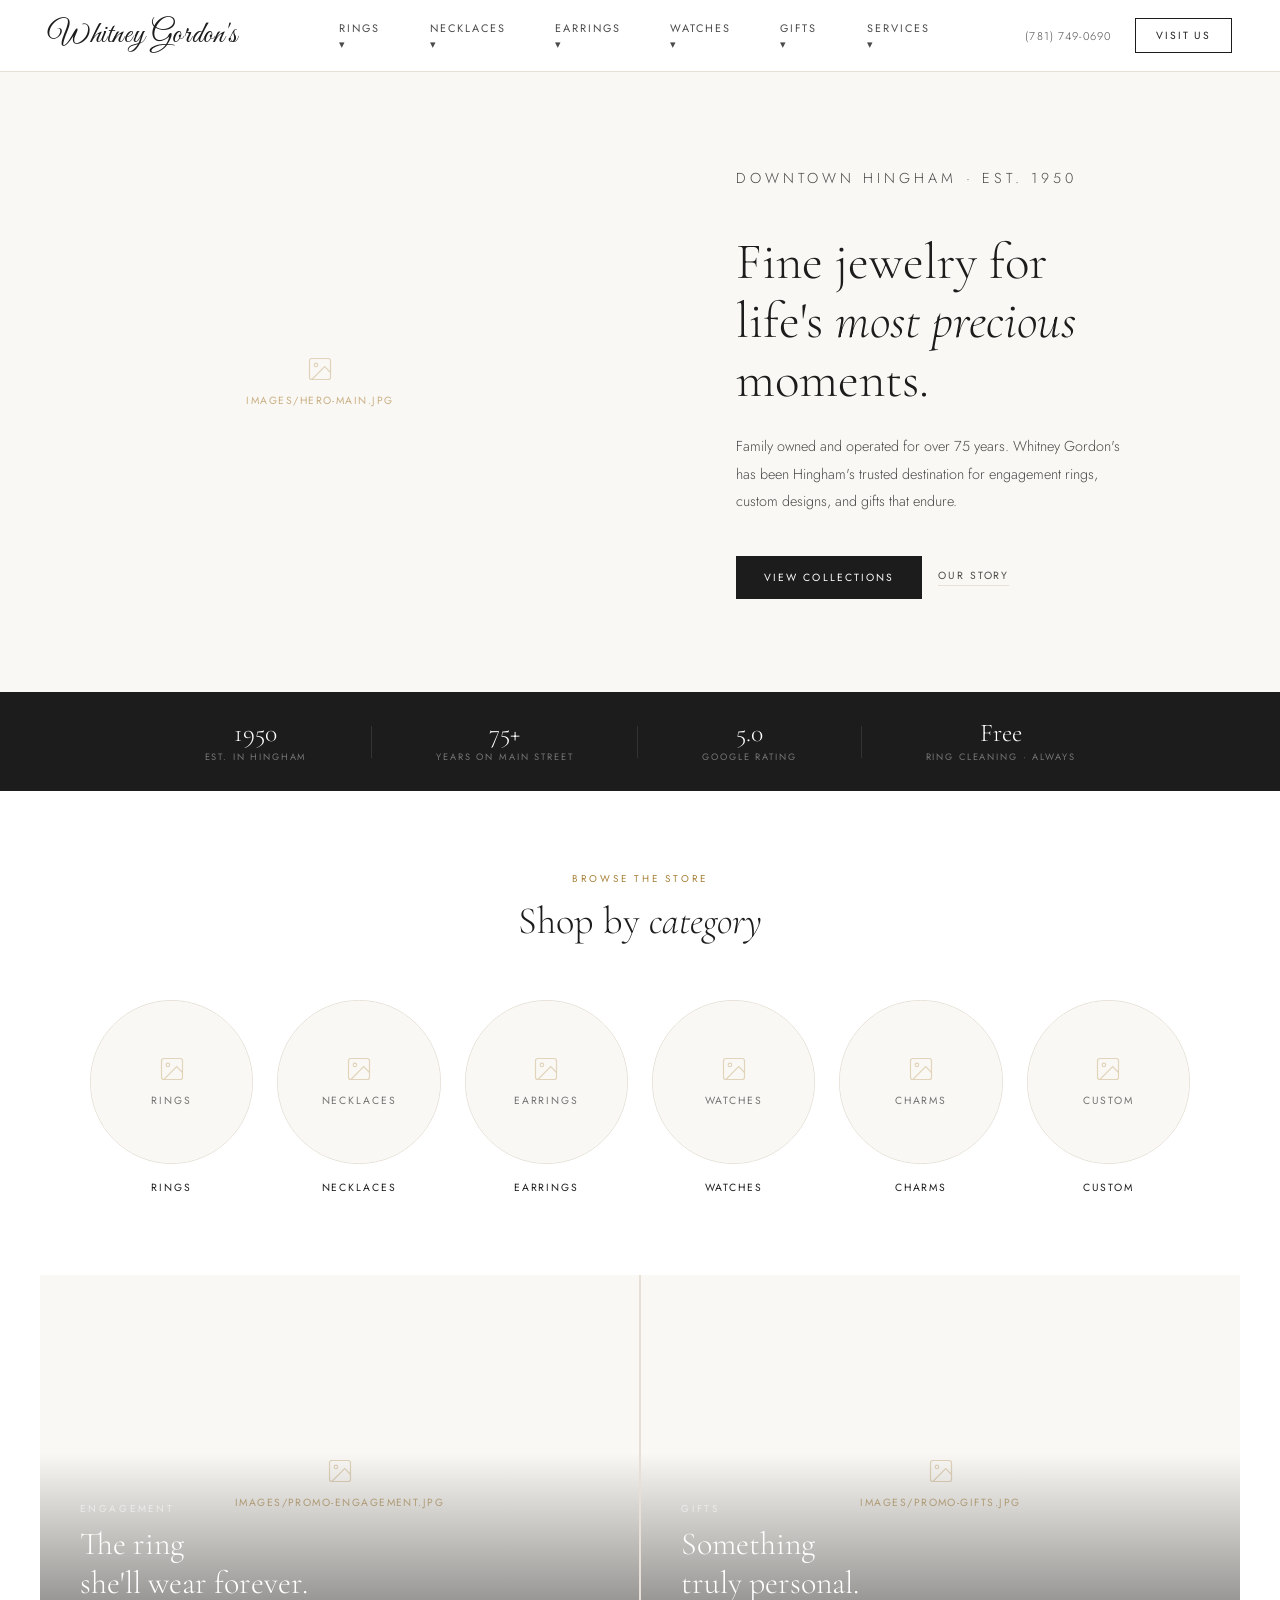
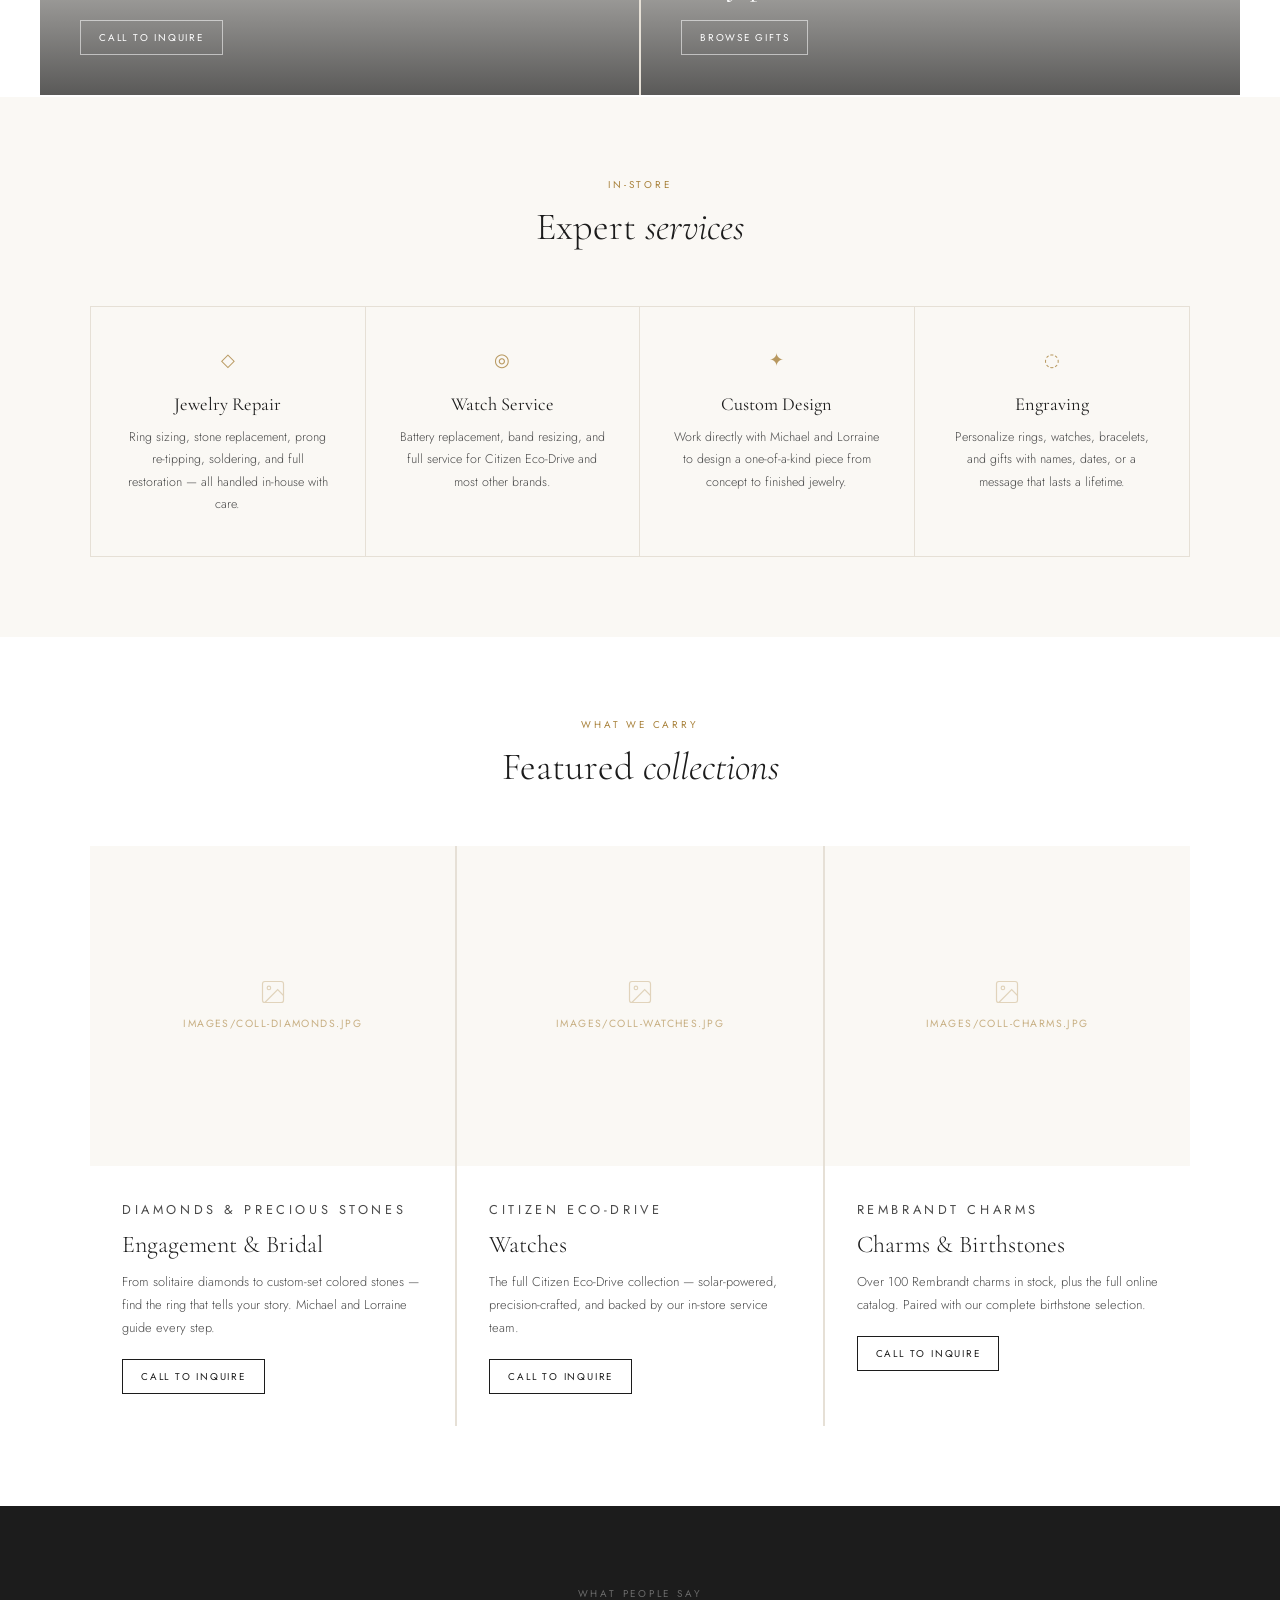
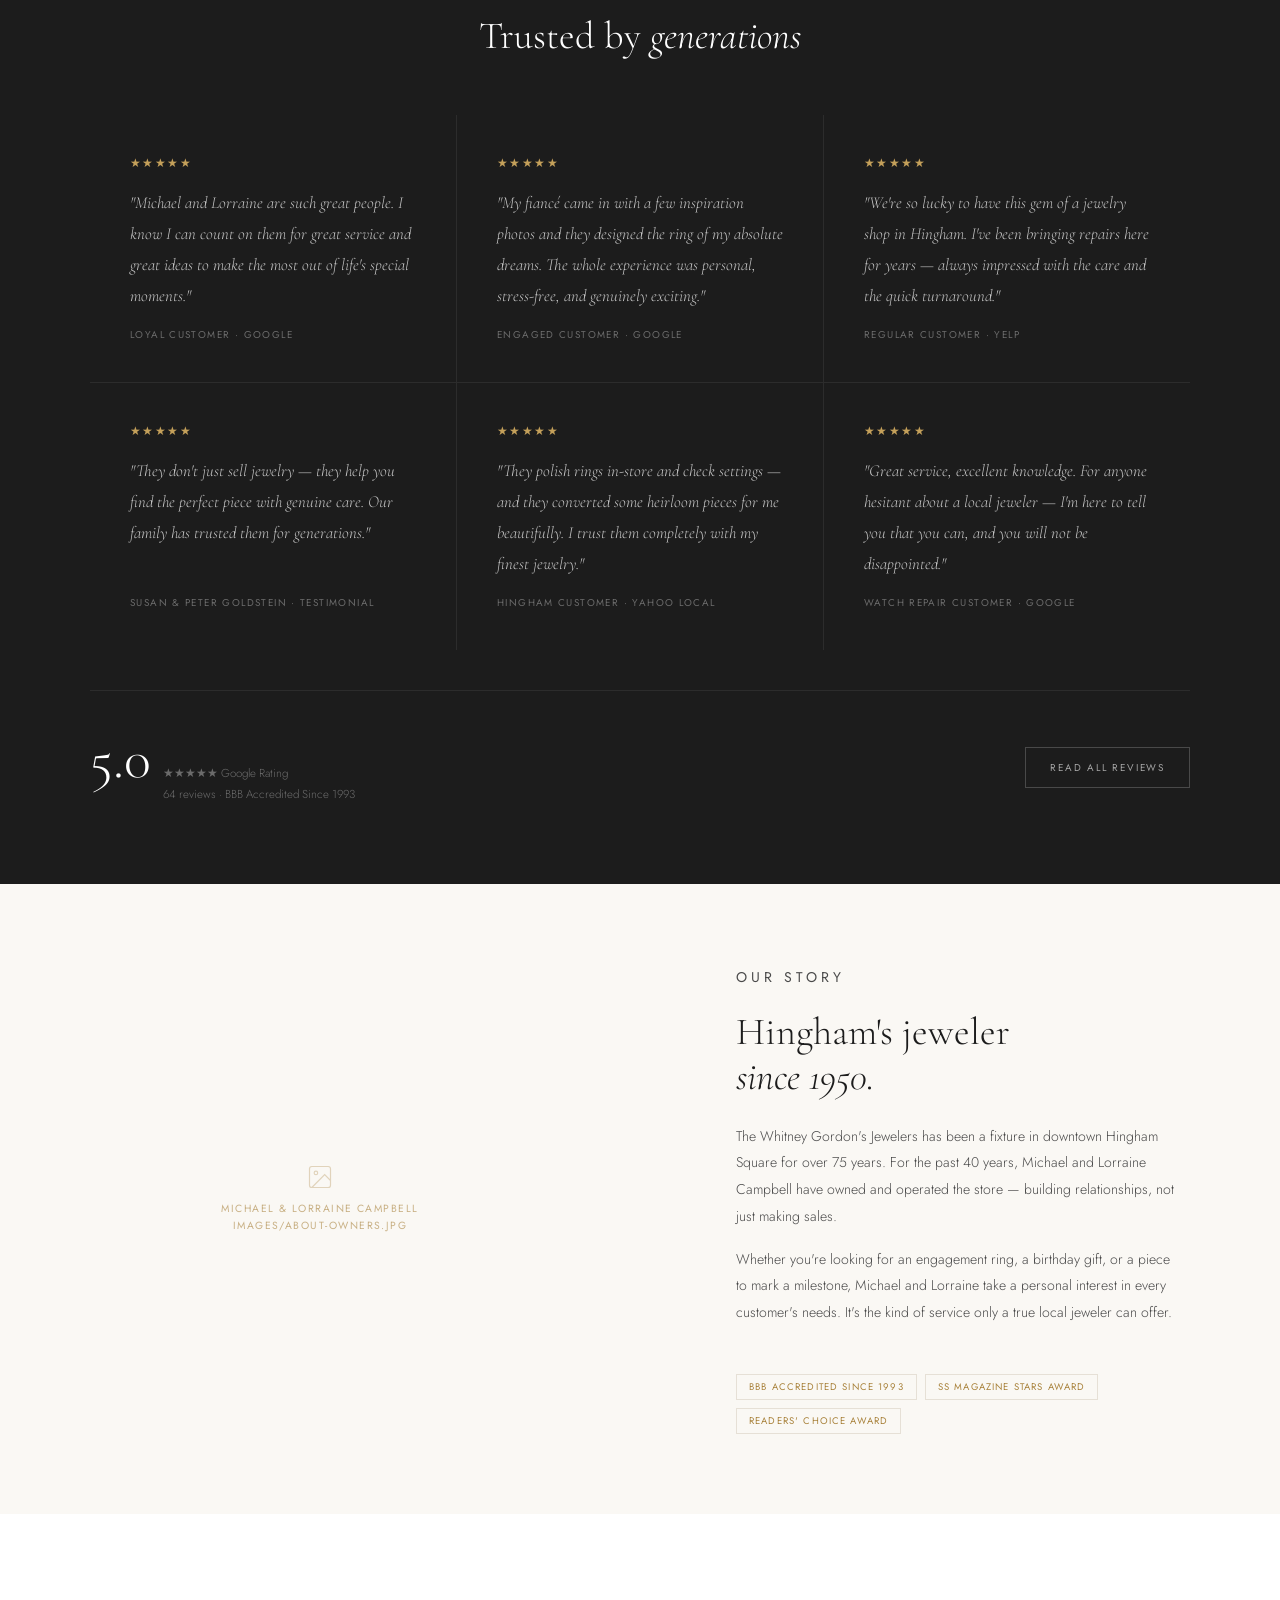
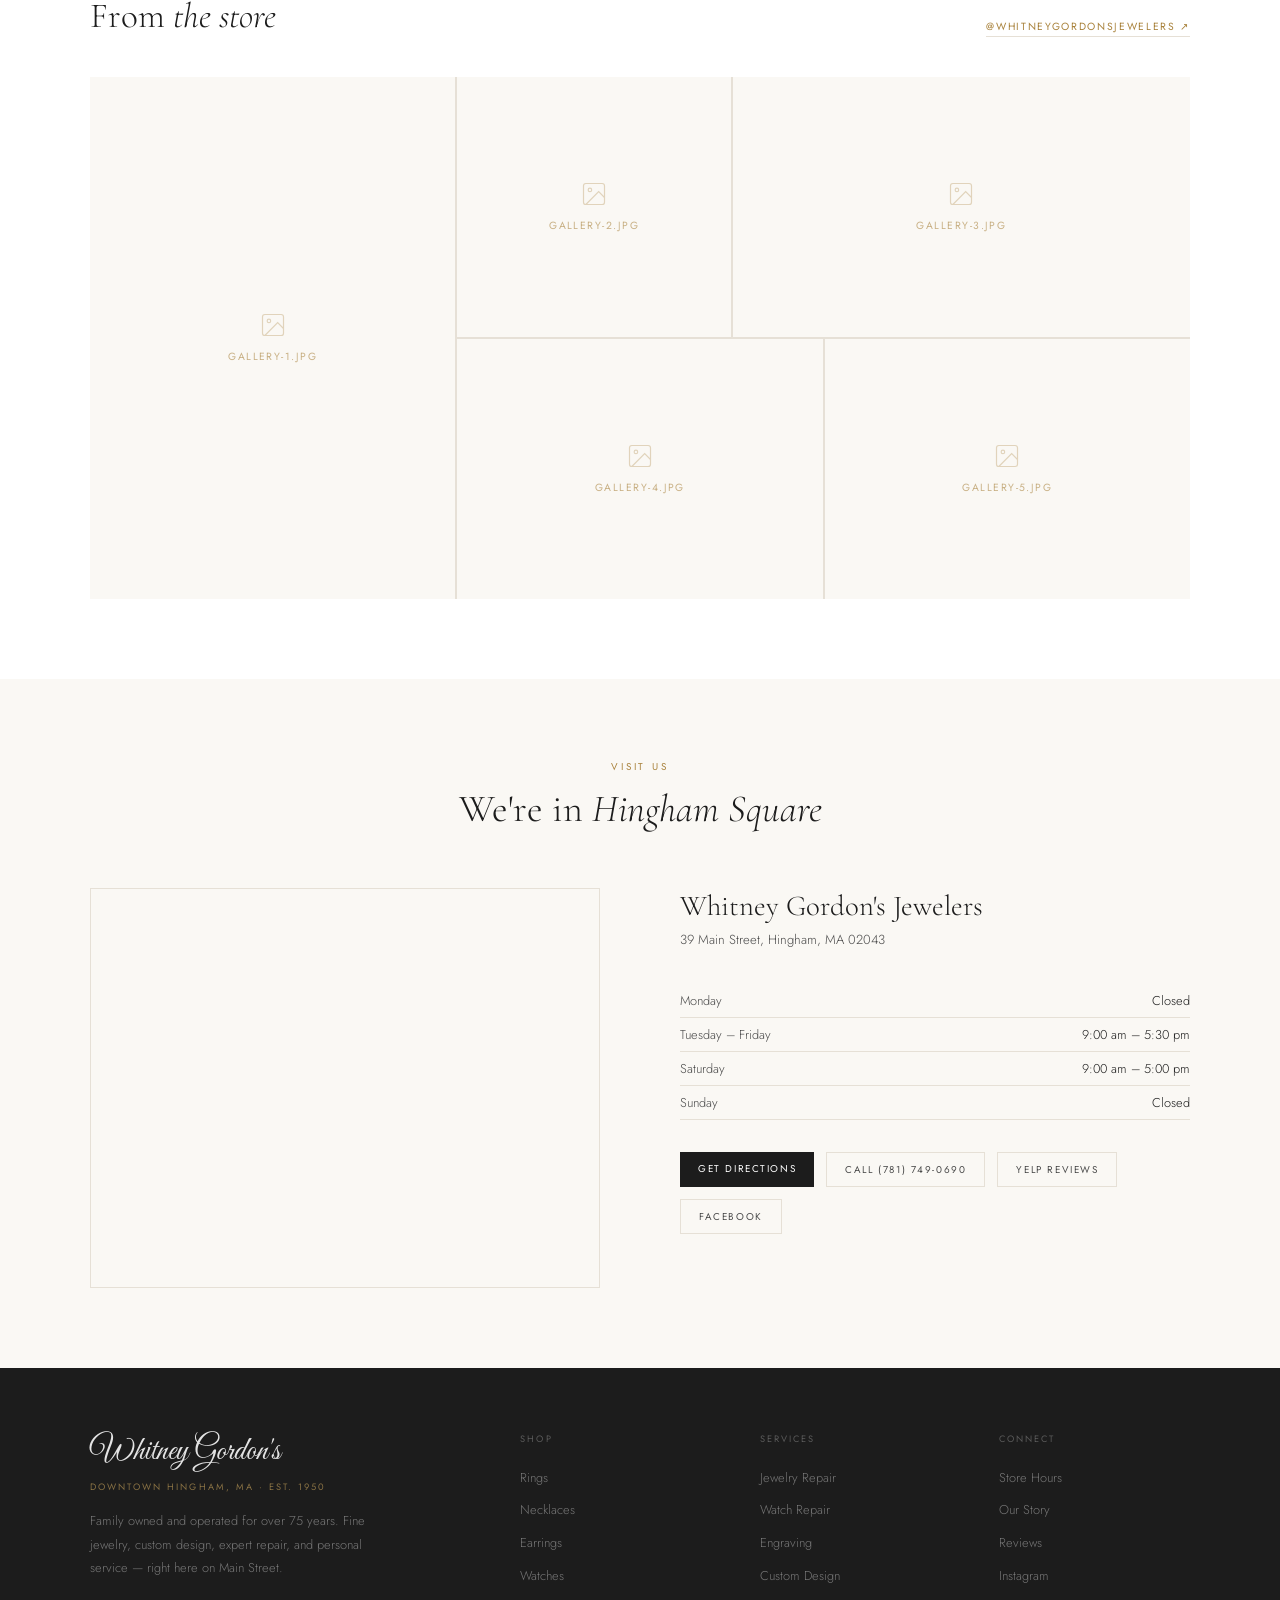
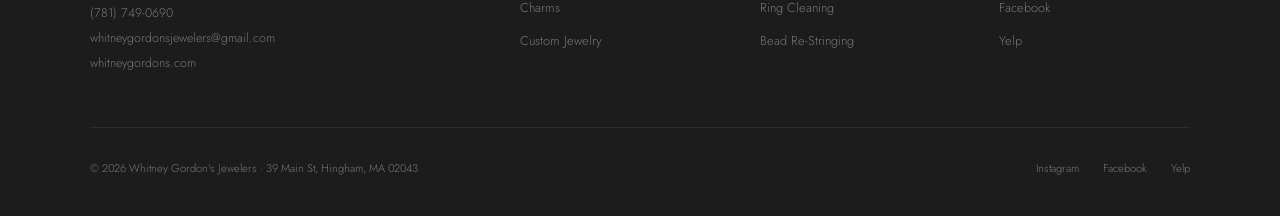
<file: index_3.html>
<!DOCTYPE html>
<html lang="en">
<head>
<meta charset="UTF-8"/>
<meta name="viewport" content="width=device-width, initial-scale=1.0"/>
<title>Whitney Gordon's Jewelers — Hingham, MA Since 1950</title>
<link rel="preconnect" href="https://fonts.googleapis.com"/>
<link rel="preconnect" href="https://fonts.gstatic.com" crossorigin/>
<link href="https://fonts.googleapis.com/css2?family=Cormorant+Garamond:ital,wght@0,300;0,400;0,500;1,300;1,400&family=Great+Vibes&family=Jost:wght@300;400;500&display=swap" rel="stylesheet"/>
<style>
*,*::before,*::after{box-sizing:border-box;margin:0;padding:0}
:root{
  --ink:#1c1c1c;
  --ink-lt:#4a4a4a;
  --gold:#a8813a;
  --gold-lt:#c4a05a;
  --cream:#faf8f4;
  --white:#ffffff;
  --border:#e6e0d6;
  --serif:'Cormorant Garamond',Georgia,serif;
  --script:'Great Vibes',cursive;
  --sans:'Jost',sans-serif;
}
html{scroll-behavior:smooth}
body{font-family:var(--sans);background:var(--white);color:var(--ink);overflow-x:hidden;font-weight:300}
a{color:inherit;text-decoration:none}
img{display:block;max-width:100%}

/* PLACEHOLDER */
.ph{
  background:var(--cream);
  display:flex;flex-direction:column;align-items:center;justify-content:center;
  gap:10px;position:relative;overflow:hidden;
  color:var(--gold);
  font-family:var(--sans);font-size:.65rem;font-weight:400;
  letter-spacing:.14em;text-transform:uppercase;
}
.ph svg{width:28px;height:28px;opacity:.3}
.ph span{text-align:center;padding:0 1.5rem;line-height:1.6;opacity:.6}

/* NAV */
nav{
  position:sticky;top:0;z-index:200;
  background:var(--white);
  border-bottom:1px solid var(--border);
  display:flex;align-items:center;justify-content:space-between;
  padding:0 3rem;height:72px;
}
.nav-logo{
  font-family:var(--script);
  font-size:1.9rem;
  color:var(--ink);
  letter-spacing:.02em;
  line-height:1;
}
.nav-menu{
  display:flex;list-style:none;gap:0;height:72px;
  position:absolute;left:50%;transform:translateX(-50%);
}
.nav-menu > li{position:relative}
.nav-menu > li > a{
  display:flex;align-items:center;height:72px;
  padding:0 1.2rem;
  font-size:.68rem;font-weight:400;letter-spacing:.18em;text-transform:uppercase;
  color:var(--ink-lt);transition:color .2s;
}
.nav-menu > li > a:hover{color:var(--gold)}
.dropdown{
  position:absolute;top:100%;left:0;
  background:var(--white);
  border-top:1px solid var(--gold);
  border-bottom:1px solid var(--border);
  border-left:1px solid var(--border);
  border-right:1px solid var(--border);
  min-width:200px;
  box-shadow:0 12px 40px rgba(0,0,0,.07);
  opacity:0;visibility:hidden;transform:translateY(-4px);
  transition:all .2s;z-index:300;
}
.nav-menu > li:hover .dropdown{opacity:1;visibility:visible;transform:translateY(0)}
.dropdown a{
  display:block;padding:11px 20px;
  font-size:.7rem;font-weight:300;letter-spacing:.1em;
  color:var(--ink-lt);border-bottom:1px solid var(--border);
  transition:color .15s;
}
.dropdown a:last-child{border-bottom:none}
.dropdown a:hover{color:var(--gold)}
.nav-actions{display:flex;align-items:center;gap:1.5rem}
.nav-cta{
  font-size:.65rem;font-weight:400;letter-spacing:.18em;text-transform:uppercase;
  border:1px solid var(--ink);color:var(--ink);
  padding:9px 20px;transition:all .2s;
}
.nav-cta:hover{background:var(--ink);color:var(--white)}
.nav-phone{font-size:.7rem;letter-spacing:.1em;color:var(--ink-lt);transition:color .2s}
.nav-phone:hover{color:var(--gold)}

/* HERO */
.hero{
  display:grid;grid-template-columns:1fr 1fr;
  min-height:620px;
}
.hero-img .ph{height:100%;min-height:620px}
.hero-copy{
  display:flex;flex-direction:column;justify-content:center;
  padding:5rem 5rem 5rem 6rem;
  background:var(--cream);
}
.eyebrow{
  font-size:.62rem;font-weight:400;letter-spacing:.28em;text-transform:uppercase;
  color:var(--gold);margin-bottom:1.5rem;
}
.hero-copy h1{
  font-family:var(--serif);
  font-size:clamp(2.6rem,4vw,4rem);
  font-weight:300;line-height:1.15;
  color:var(--ink);margin-bottom:1.5rem;
}
.hero-copy h1 em{font-style:italic;font-weight:300}
.hero-copy p{
  font-size:.9rem;font-weight:300;line-height:1.9;
  color:var(--ink-lt);max-width:400px;margin-bottom:2.5rem;
}
.hero-btns{display:flex;gap:1rem;align-items:center}
.btn-primary{
  font-size:.65rem;font-weight:400;letter-spacing:.2em;text-transform:uppercase;
  background:var(--ink);color:var(--white);
  padding:14px 28px;transition:background .2s;display:inline-block;
}
.btn-primary:hover{background:var(--gold)}
.btn-text{
  font-size:.65rem;font-weight:400;letter-spacing:.18em;text-transform:uppercase;
  color:var(--ink-lt);border-bottom:1px solid var(--border);padding-bottom:2px;
  transition:color .2s,border-color .2s;
}
.btn-text:hover{color:var(--gold);border-color:var(--gold)}

/* SINCE BAR */
.since-bar{
  background:var(--ink);
  display:flex;align-items:center;justify-content:center;gap:4rem;
  padding:1.75rem 2rem;
}
.since-item{
  display:flex;flex-direction:column;align-items:center;gap:.3rem;
}
.since-num{
  font-family:var(--serif);font-size:1.6rem;font-weight:300;
  color:var(--white);line-height:1;
}
.since-label{
  font-size:.58rem;font-weight:400;letter-spacing:.2em;text-transform:uppercase;
  color:rgba(255,255,255,.4);
}
.since-divider{width:1px;height:32px;background:rgba(255,255,255,.1)}

/* SECTION LABEL */
.section-label{
  display:flex;flex-direction:column;align-items:center;
  margin-bottom:3.5rem;
}
.section-label .eyebrow{margin-bottom:.75rem}
.section-label h2{
  font-family:var(--serif);
  font-size:clamp(1.8rem,3vw,2.8rem);
  font-weight:300;color:var(--ink);text-align:center;
}
.section-label h2 em{font-style:italic}

/* CATEGORIES */
#shop{padding:5rem 3rem;background:var(--white)}
.cat-grid{
  display:grid;grid-template-columns:repeat(6,1fr);gap:1.5rem;
  max-width:1100px;margin:0 auto;
}
.cat-card{
  display:flex;flex-direction:column;align-items:center;gap:1rem;
  cursor:pointer;transition:opacity .2s;
}
.cat-card:hover{opacity:.65}
.cat-img{
  width:100%;aspect-ratio:1;border-radius:50%;
  overflow:hidden;
  border:1px solid var(--border);
}
.cat-img .ph{height:100%}
.cat-card span{
  font-size:.65rem;font-weight:400;letter-spacing:.18em;
  text-transform:uppercase;color:var(--ink);
}

/* PROMO PAIR */
.promo-pair{
  display:grid;grid-template-columns:1fr 1fr;
  gap:2px;background:var(--border);
  max-width:1200px;margin:0 auto 2px;
}
.promo-tile{position:relative;overflow:hidden;cursor:pointer}
.promo-tile .ph{height:420px}
.promo-tile-overlay{
  position:absolute;bottom:0;left:0;right:0;
  background:linear-gradient(transparent,rgba(28,28,28,.72));
  padding:3rem 2.5rem 2.5rem;
}
.promo-tile-overlay .eyebrow{color:rgba(255,255,255,.55);margin-bottom:.5rem}
.promo-tile-overlay h3{
  font-family:var(--serif);font-size:2rem;font-weight:300;
  color:var(--white);margin-bottom:1.1rem;
}
.btn-white{
  font-size:.62rem;font-weight:400;letter-spacing:.18em;text-transform:uppercase;
  border:1px solid rgba(255,255,255,.55);color:var(--white);
  padding:9px 18px;display:inline-block;transition:all .2s;
}
.btn-white:hover{background:var(--white);color:var(--ink)}

/* SERVICES */
#services{padding:5rem 3rem;background:var(--cream)}
.services-grid{
  display:grid;grid-template-columns:repeat(4,1fr);
  max-width:1100px;margin:0 auto;
  border:1px solid var(--border);
}
.svc{
  padding:2.5rem 2rem;text-align:center;
  border-right:1px solid var(--border);
}
.svc:last-child{border-right:none}
.svc-icon{
  font-size:1.1rem;display:block;margin-bottom:1.25rem;
  color:var(--gold);opacity:.8;
}
.svc h4{
  font-family:var(--serif);font-size:1.15rem;font-weight:400;
  color:var(--ink);margin-bottom:.7rem;
}
.svc p{font-size:.78rem;line-height:1.8;color:var(--ink-lt)}

/* COLLECTIONS */
#collections{padding:5rem 3rem;background:var(--white)}
.coll-grid{
  display:grid;grid-template-columns:repeat(3,1fr);gap:2px;
  max-width:1100px;margin:0 auto;background:var(--border);
}
.coll-card{background:var(--white);overflow:hidden}
.coll-card .ph{height:320px}
.coll-body{padding:2rem}
.coll-body .eyebrow{margin-bottom:.6rem}
.coll-body h3{
  font-family:var(--serif);font-size:1.5rem;font-weight:300;
  color:var(--ink);margin-bottom:.65rem;
}
.coll-body p{font-size:.8rem;line-height:1.8;color:var(--ink-lt);margin-bottom:1.25rem}
.btn-outline{
  font-size:.62rem;font-weight:400;letter-spacing:.18em;text-transform:uppercase;
  border:1px solid var(--ink);color:var(--ink);
  padding:9px 18px;display:inline-block;transition:all .2s;
}
.btn-outline:hover{background:var(--ink);color:var(--white)}

/* REVIEWS */
#reviews{padding:5rem 3rem;background:var(--ink)}
#reviews .section-label .eyebrow{color:rgba(255,255,255,.35)}
#reviews .section-label h2{color:var(--white)}
.reviews-grid{
  display:grid;grid-template-columns:repeat(3,1fr);
  gap:1px;background:rgba(255,255,255,.07);
  max-width:1100px;margin:0 auto 2.5rem;
}
.review{
  background:var(--ink);padding:2.5rem;
  display:flex;flex-direction:column;gap:1rem;
}
.review-stars{color:var(--gold-lt);font-size:.72rem;letter-spacing:.12em}
.review-text{
  font-family:var(--serif);font-size:1.05rem;font-style:italic;
  font-weight:300;line-height:1.85;color:rgba(255,255,255,.75);flex:1;
}
.review-author{
  font-size:.62rem;font-weight:400;letter-spacing:.14em;
  text-transform:uppercase;color:rgba(255,255,255,.35);
}
.reviews-cta{
  max-width:1100px;margin:0 auto;
  display:flex;align-items:center;justify-content:space-between;
  padding-top:2.5rem;border-top:1px solid rgba(255,255,255,.07);
}
.reviews-rating{display:flex;align-items:baseline;gap:.75rem}
.rating-num{
  font-family:var(--serif);font-size:3.5rem;font-weight:300;
  color:var(--white);line-height:1;
}
.rating-detail{font-size:.72rem;font-weight:300;color:rgba(255,255,255,.35);line-height:1.75}
.btn-ghost-lt{
  font-size:.62rem;font-weight:400;letter-spacing:.18em;text-transform:uppercase;
  border:1px solid rgba(255,255,255,.2);color:rgba(255,255,255,.6);
  padding:12px 24px;display:inline-block;transition:all .2s;
}
.btn-ghost-lt:hover{border-color:rgba(255,255,255,.6);color:var(--white)}

/* ABOUT */
#about{display:grid;grid-template-columns:1fr 1fr;min-height:560px}
.about-img .ph{height:100%;min-height:560px}
.about-copy{
  padding:5rem 5rem 5rem 6rem;
  display:flex;flex-direction:column;justify-content:center;
  background:var(--cream);
}
.about-copy .eyebrow{margin-bottom:1.25rem}
.about-copy h2{
  font-family:var(--serif);font-size:clamp(2rem,3vw,3rem);
  font-weight:300;color:var(--ink);margin-bottom:1.5rem;line-height:1.15;
}
.about-copy h2 em{font-style:italic}
.about-copy p{
  font-size:.88rem;line-height:1.9;color:var(--ink-lt);
  margin-bottom:1rem;max-width:440px;
}
.about-awards{display:flex;gap:.5rem;flex-wrap:wrap;margin-top:2rem}
.award{
  font-size:.6rem;font-weight:400;letter-spacing:.12em;text-transform:uppercase;
  color:var(--gold);border:1px solid var(--border);padding:5px 12px;
}

/* GALLERY */
#gallery{padding:5rem 3rem;background:var(--white)}
.gallery-head{
  display:flex;align-items:flex-end;justify-content:space-between;
  max-width:1100px;margin:0 auto 2.5rem;
}
.gallery-head h2{
  font-family:var(--serif);font-size:2.2rem;font-weight:300;color:var(--ink);
}
.gallery-head h2 em{font-style:italic}
.gallery-head a{
  font-size:.65rem;font-weight:400;letter-spacing:.16em;text-transform:uppercase;
  color:var(--gold);border-bottom:1px solid var(--border);padding-bottom:2px;
  transition:border-color .2s;
}
.gallery-head a:hover{border-color:var(--gold)}
.gallery-grid{
  max-width:1100px;margin:0 auto;
  display:grid;grid-template-columns:repeat(12,1fr);
  grid-template-rows:260px 260px;gap:2px;
  background:var(--border);
}
.g1{grid-column:1/5;grid-row:1/3}.g1 .ph{height:100%}
.g2{grid-column:5/8;grid-row:1}.g2 .ph{height:260px}
.g3{grid-column:8/13;grid-row:1}.g3 .ph{height:260px}
.g4{grid-column:5/9;grid-row:2}.g4 .ph{height:260px}
.g5{grid-column:9/13;grid-row:2}.g5 .ph{height:260px}

/* LOCATION */
#location{padding:5rem 3rem;background:var(--cream)}
.location-inner{
  max-width:1100px;margin:0 auto;
  display:grid;grid-template-columns:1fr 1fr;gap:5rem;align-items:start;
}
.location-map{width:100%;height:400px;border:1px solid var(--border)}
.location-details h3{
  font-family:var(--serif);font-size:1.8rem;font-weight:300;
  color:var(--ink);margin-bottom:.4rem;
}
.location-details address{
  font-style:normal;font-size:.82rem;font-weight:300;
  color:var(--ink-lt);line-height:1.7;margin-bottom:2rem;
}
.hours-table{width:100%;border-collapse:collapse;margin-bottom:2rem}
.hours-table td{
  padding:7px 0;font-size:.8rem;font-weight:300;
  color:var(--ink-lt);border-bottom:1px solid var(--border);
}
.hours-table td:last-child{text-align:right;color:var(--ink)}
.location-btns{display:flex;gap:.75rem;flex-wrap:wrap}
.btn-sm{
  font-size:.62rem;font-weight:400;letter-spacing:.16em;text-transform:uppercase;
  padding:9px 18px;transition:all .2s;
}
.btn-sm-dark{background:var(--ink);color:var(--white)}
.btn-sm-dark:hover{background:var(--gold)}
.btn-sm-border{border:1px solid var(--border);color:var(--ink-lt)}
.btn-sm-border:hover{border-color:var(--ink);color:var(--ink)}

/* FOOTER */
footer{
  background:var(--ink);
  color:rgba(255,255,255,.4);
  padding:4rem 3rem 2.5rem;
}
.footer-inner{
  display:grid;grid-template-columns:2fr 1fr 1fr 1fr;gap:3rem;
  max-width:1100px;margin:0 auto;
  padding-bottom:3rem;
  border-bottom:1px solid rgba(255,255,255,.07);
  margin-bottom:2rem;
}
.footer-logo{
  font-family:var(--script);
  font-size:2rem;color:var(--white);
  margin-bottom:.5rem;opacity:.88;
}
.footer-est{
  font-size:.58rem;font-weight:400;letter-spacing:.22em;text-transform:uppercase;
  color:var(--gold-lt);opacity:.65;margin-bottom:1rem;
}
.footer-desc{
  font-size:.8rem;font-weight:300;line-height:1.85;
  max-width:280px;margin-bottom:1.5rem;
}
.footer-contact a{
  display:block;font-size:.78rem;font-weight:300;
  margin-bottom:.45rem;transition:color .2s;
}
.footer-contact a:hover{color:rgba(255,255,255,.75)}
.footer-col h5{
  font-size:.58rem;font-weight:400;letter-spacing:.22em;text-transform:uppercase;
  color:rgba(255,255,255,.28);margin-bottom:1.25rem;
}
.footer-col ul{list-style:none;display:flex;flex-direction:column;gap:.6rem}
.footer-col ul a{font-size:.8rem;font-weight:300;transition:color .2s}
.footer-col ul a:hover{color:rgba(255,255,255,.75)}
.footer-bottom{
  max-width:1100px;margin:0 auto;
  display:flex;align-items:center;justify-content:space-between;
  font-size:.7rem;font-weight:300;flex-wrap:wrap;gap:.75rem;
}
.footer-socials{display:flex;gap:1.5rem}
.footer-socials a:hover{color:rgba(255,255,255,.65)}

/* RESPONSIVE */
@media(max-width:1024px){
  .cat-grid{grid-template-columns:repeat(3,1fr)}
  .footer-inner{grid-template-columns:1fr 1fr}
}
@media(max-width:768px){
  nav{padding:0 1.5rem}
  .nav-menu,.nav-phone{display:none}
  .hero{grid-template-columns:1fr}
  .hero-img{display:none}
  .hero-copy{padding:3.5rem 1.75rem}
  .since-bar{gap:2rem;flex-wrap:wrap}
  #shop,#services,#collections,#reviews,#location,#gallery{padding:3.5rem 1.5rem}
  .services-grid{grid-template-columns:1fr 1fr}
  .svc{border-bottom:1px solid var(--border)}
  .svc:nth-child(2){border-right:none}
  .coll-grid{grid-template-columns:1fr}
  .promo-pair{grid-template-columns:1fr}
  .reviews-grid{grid-template-columns:1fr}
  #about{grid-template-columns:1fr}
  .about-img .ph{height:300px}
  .about-copy{padding:3rem 1.75rem}
  .location-inner{grid-template-columns:1fr;gap:3rem}
  .gallery-grid{display:flex;flex-direction:column;background:transparent;gap:2px}
  .g1 .ph,.g2 .ph,.g3 .ph,.g4 .ph,.g5 .ph{height:220px}
  .footer-inner{grid-template-columns:1fr}
  .reviews-cta{flex-direction:column;gap:1.5rem;align-items:flex-start}
}
</style>
</head>
<body>

<!-- NAV -->
<nav>
  <a class="nav-logo" href="#">Whitney Gordon's</a>
  <ul class="nav-menu">
    <li><a href="#shop">Rings ▾</a>
      <div class="dropdown">
        <a href="#shop">Engagement Rings</a>
        <a href="#shop">Wedding Bands</a>
        <a href="#shop">Anniversary Rings</a>
        <a href="#shop">Fashion Rings</a>
        <a href="#shop">Custom Design</a>
      </div>
    </li>
    <li><a href="#shop">Necklaces ▾</a>
      <div class="dropdown">
        <a href="#shop">Pendants</a>
        <a href="#shop">Diamond Necklaces</a>
        <a href="#shop">Gemstone Necklaces</a>
        <a href="#shop">Gold &amp; Sterling</a>
      </div>
    </li>
    <li><a href="#shop">Earrings ▾</a>
      <div class="dropdown">
        <a href="#shop">Studs</a>
        <a href="#shop">Drop &amp; Dangle</a>
        <a href="#shop">Hoops</a>
        <a href="#shop">Diamond Earrings</a>
      </div>
    </li>
    <li><a href="#shop">Watches ▾</a>
      <div class="dropdown">
        <a href="#shop">Citizen Eco-Drive</a>
        <a href="#shop">Watch Repair</a>
        <a href="#shop">Battery Replacement</a>
      </div>
    </li>
    <li><a href="#shop">Gifts ▾</a>
      <div class="dropdown">
        <a href="#shop">Charms &amp; Bracelets</a>
        <a href="#shop">Birthstone Jewelry</a>
        <a href="#shop">Gifts Under $100</a>
      </div>
    </li>
    <li><a href="#services">Services ▾</a>
      <div class="dropdown">
        <a href="#services">Jewelry Repair</a>
        <a href="#services">Custom Design</a>
        <a href="#services">Engraving</a>
        <a href="#services">Ring Cleaning</a>
      </div>
    </li>
  </ul>
  <div class="nav-actions">
    <a class="nav-phone" href="tel:7817490690">(781) 749-0690</a>
    <a class="nav-cta" href="#location">Visit Us</a>
  </div>
</nav>

<!-- HERO -->
<section class="hero">
  <div class="hero-img">
    <div class="ph" style="height:100%;min-height:620px">
      <svg viewBox="0 0 24 24" fill="none" stroke="currentColor" stroke-width="1"><rect x="3" y="3" width="18" height="18" rx="2"/><circle cx="8.5" cy="8.5" r="1.5"/><polyline points="21 15 16 10 5 21"/></svg>
      <span>images/hero-main.jpg</span>
    </div>
  </div>
  <div class="hero-copy">
    <p class="eyebrow">Downtown Hingham · Est. 1950</p>
    <h1>Fine jewelry for<br>life's <em>most precious</em><br>moments.</h1>
    <p>Family owned and operated for over 75 years. Whitney Gordon's has been Hingham's trusted destination for engagement rings, custom designs, and gifts that endure.</p>
    <div class="hero-btns">
      <a class="btn-primary" href="#shop">View Collections</a>
      <a class="btn-text" href="#about">Our Story</a>
    </div>
  </div>
</section>

<!-- SINCE BAR -->
<div class="since-bar">
  <div class="since-item">
    <span class="since-num">1950</span>
    <span class="since-label">Est. in Hingham</span>
  </div>
  <div class="since-divider"></div>
  <div class="since-item">
    <span class="since-num">75+</span>
    <span class="since-label">Years on Main Street</span>
  </div>
  <div class="since-divider"></div>
  <div class="since-item">
    <span class="since-num">5.0</span>
    <span class="since-label">Google Rating</span>
  </div>
  <div class="since-divider"></div>
  <div class="since-item">
    <span class="since-num">Free</span>
    <span class="since-label">Ring Cleaning · Always</span>
  </div>
</div>

<!-- SHOP BY CATEGORY -->
<section id="shop">
  <div class="section-label">
    <p class="eyebrow">Browse the Store</p>
    <h2>Shop by <em>category</em></h2>
  </div>
  <div class="cat-grid">
    <div class="cat-card">
      <div class="cat-img"><div class="ph" style="height:100%"><svg viewBox="0 0 24 24" fill="none" stroke="currentColor" stroke-width="1"><rect x="3" y="3" width="18" height="18" rx="2"/><circle cx="8.5" cy="8.5" r="1.5"/><polyline points="21 15 16 10 5 21"/></svg><span>rings</span></div></div>
      <span>Rings</span>
    </div>
    <div class="cat-card">
      <div class="cat-img"><div class="ph" style="height:100%"><svg viewBox="0 0 24 24" fill="none" stroke="currentColor" stroke-width="1"><rect x="3" y="3" width="18" height="18" rx="2"/><circle cx="8.5" cy="8.5" r="1.5"/><polyline points="21 15 16 10 5 21"/></svg><span>necklaces</span></div></div>
      <span>Necklaces</span>
    </div>
    <div class="cat-card">
      <div class="cat-img"><div class="ph" style="height:100%"><svg viewBox="0 0 24 24" fill="none" stroke="currentColor" stroke-width="1"><rect x="3" y="3" width="18" height="18" rx="2"/><circle cx="8.5" cy="8.5" r="1.5"/><polyline points="21 15 16 10 5 21"/></svg><span>earrings</span></div></div>
      <span>Earrings</span>
    </div>
    <div class="cat-card">
      <div class="cat-img"><div class="ph" style="height:100%"><svg viewBox="0 0 24 24" fill="none" stroke="currentColor" stroke-width="1"><rect x="3" y="3" width="18" height="18" rx="2"/><circle cx="8.5" cy="8.5" r="1.5"/><polyline points="21 15 16 10 5 21"/></svg><span>watches</span></div></div>
      <span>Watches</span>
    </div>
    <div class="cat-card">
      <div class="cat-img"><div class="ph" style="height:100%"><svg viewBox="0 0 24 24" fill="none" stroke="currentColor" stroke-width="1"><rect x="3" y="3" width="18" height="18" rx="2"/><circle cx="8.5" cy="8.5" r="1.5"/><polyline points="21 15 16 10 5 21"/></svg><span>charms</span></div></div>
      <span>Charms</span>
    </div>
    <div class="cat-card">
      <div class="cat-img"><div class="ph" style="height:100%"><svg viewBox="0 0 24 24" fill="none" stroke="currentColor" stroke-width="1"><rect x="3" y="3" width="18" height="18" rx="2"/><circle cx="8.5" cy="8.5" r="1.5"/><polyline points="21 15 16 10 5 21"/></svg><span>custom</span></div></div>
      <span>Custom</span>
    </div>
  </div>
</section>

<!-- PROMO PAIR -->
<div class="promo-pair">
  <div class="promo-tile">
    <div class="ph" style="height:420px"><svg viewBox="0 0 24 24" fill="none" stroke="currentColor" stroke-width="1"><rect x="3" y="3" width="18" height="18" rx="2"/><circle cx="8.5" cy="8.5" r="1.5"/><polyline points="21 15 16 10 5 21"/></svg><span>images/promo-engagement.jpg</span></div>
    <div class="promo-tile-overlay">
      <p class="eyebrow">Engagement</p>
      <h3>The ring<br>she'll wear forever.</h3>
      <a class="btn-white" href="tel:7817490690">Call to Inquire</a>
    </div>
  </div>
  <div class="promo-tile">
    <div class="ph" style="height:420px"><svg viewBox="0 0 24 24" fill="none" stroke="currentColor" stroke-width="1"><rect x="3" y="3" width="18" height="18" rx="2"/><circle cx="8.5" cy="8.5" r="1.5"/><polyline points="21 15 16 10 5 21"/></svg><span>images/promo-gifts.jpg</span></div>
    <div class="promo-tile-overlay">
      <p class="eyebrow">Gifts</p>
      <h3>Something<br>truly personal.</h3>
      <a class="btn-white" href="#shop">Browse Gifts</a>
    </div>
  </div>
</div>

<!-- SERVICES -->
<section id="services">
  <div class="section-label">
    <p class="eyebrow">In-Store</p>
    <h2>Expert <em>services</em></h2>
  </div>
  <div class="services-grid">
    <div class="svc">
      <span class="svc-icon">◇</span>
      <h4>Jewelry Repair</h4>
      <p>Ring sizing, stone replacement, prong re-tipping, soldering, and full restoration — all handled in-house with care.</p>
    </div>
    <div class="svc">
      <span class="svc-icon">◎</span>
      <h4>Watch Service</h4>
      <p>Battery replacement, band resizing, and full service for Citizen Eco-Drive and most other brands.</p>
    </div>
    <div class="svc">
      <span class="svc-icon">✦</span>
      <h4>Custom Design</h4>
      <p>Work directly with Michael and Lorraine to design a one-of-a-kind piece from concept to finished jewelry.</p>
    </div>
    <div class="svc">
      <span class="svc-icon">◌</span>
      <h4>Engraving</h4>
      <p>Personalize rings, watches, bracelets, and gifts with names, dates, or a message that lasts a lifetime.</p>
    </div>
  </div>
</section>

<!-- COLLECTIONS -->
<section id="collections">
  <div class="section-label">
    <p class="eyebrow">What We Carry</p>
    <h2>Featured <em>collections</em></h2>
  </div>
  <div class="coll-grid">
    <div class="coll-card">
      <div class="ph" style="height:320px"><svg viewBox="0 0 24 24" fill="none" stroke="currentColor" stroke-width="1"><rect x="3" y="3" width="18" height="18" rx="2"/><circle cx="8.5" cy="8.5" r="1.5"/><polyline points="21 15 16 10 5 21"/></svg><span>images/coll-diamonds.jpg</span></div>
      <div class="coll-body">
        <p class="eyebrow">Diamonds &amp; Precious Stones</p>
        <h3>Engagement &amp; Bridal</h3>
        <p>From solitaire diamonds to custom-set colored stones — find the ring that tells your story. Michael and Lorraine guide every step.</p>
        <a class="btn-outline" href="tel:7817490690">Call to Inquire</a>
      </div>
    </div>
    <div class="coll-card">
      <div class="ph" style="height:320px"><svg viewBox="0 0 24 24" fill="none" stroke="currentColor" stroke-width="1"><rect x="3" y="3" width="18" height="18" rx="2"/><circle cx="8.5" cy="8.5" r="1.5"/><polyline points="21 15 16 10 5 21"/></svg><span>images/coll-watches.jpg</span></div>
      <div class="coll-body">
        <p class="eyebrow">Citizen Eco-Drive</p>
        <h3>Watches</h3>
        <p>The full Citizen Eco-Drive collection — solar-powered, precision-crafted, and backed by our in-store service team.</p>
        <a class="btn-outline" href="tel:7817490690">Call to Inquire</a>
      </div>
    </div>
    <div class="coll-card">
      <div class="ph" style="height:320px"><svg viewBox="0 0 24 24" fill="none" stroke="currentColor" stroke-width="1"><rect x="3" y="3" width="18" height="18" rx="2"/><circle cx="8.5" cy="8.5" r="1.5"/><polyline points="21 15 16 10 5 21"/></svg><span>images/coll-charms.jpg</span></div>
      <div class="coll-body">
        <p class="eyebrow">Rembrandt Charms</p>
        <h3>Charms &amp; Birthstones</h3>
        <p>Over 100 Rembrandt charms in stock, plus the full online catalog. Paired with our complete birthstone selection.</p>
        <a class="btn-outline" href="tel:7817490690">Call to Inquire</a>
      </div>
    </div>
  </div>
</section>

<!-- REVIEWS -->
<section id="reviews">
  <div class="section-label">
    <p class="eyebrow">What People Say</p>
    <h2>Trusted by <em>generations</em></h2>
  </div>
  <div class="reviews-grid">
    <div class="review">
      <div class="review-stars">★★★★★</div>
      <p class="review-text">"Michael and Lorraine are such great people. I know I can count on them for great service and great ideas to make the most out of life's special moments."</p>
      <div class="review-author">Loyal Customer · Google</div>
    </div>
    <div class="review">
      <div class="review-stars">★★★★★</div>
      <p class="review-text">"My fiancé came in with a few inspiration photos and they designed the ring of my absolute dreams. The whole experience was personal, stress-free, and genuinely exciting."</p>
      <div class="review-author">Engaged Customer · Google</div>
    </div>
    <div class="review">
      <div class="review-stars">★★★★★</div>
      <p class="review-text">"We're so lucky to have this gem of a jewelry shop in Hingham. I've been bringing repairs here for years — always impressed with the care and the quick turnaround."</p>
      <div class="review-author">Regular Customer · Yelp</div>
    </div>
    <div class="review">
      <div class="review-stars">★★★★★</div>
      <p class="review-text">"They don't just sell jewelry — they help you find the perfect piece with genuine care. Our family has trusted them for generations."</p>
      <div class="review-author">Susan &amp; Peter Goldstein · Testimonial</div>
    </div>
    <div class="review">
      <div class="review-stars">★★★★★</div>
      <p class="review-text">"They polish rings in-store and check settings — and they converted some heirloom pieces for me beautifully. I trust them completely with my finest jewelry."</p>
      <div class="review-author">Hingham Customer · Yahoo Local</div>
    </div>
    <div class="review">
      <div class="review-stars">★★★★★</div>
      <p class="review-text">"Great service, excellent knowledge. For anyone hesitant about a local jeweler — I'm here to tell you that you can, and you will not be disappointed."</p>
      <div class="review-author">Watch Repair Customer · Google</div>
    </div>
  </div>
  <div class="reviews-cta">
    <div class="reviews-rating">
      <span class="rating-num">5.0</span>
      <div class="rating-detail">★★★★★ Google Rating<br>64 reviews · BBB Accredited Since 1993</div>
    </div>
    <a class="btn-ghost-lt" href="https://www.yelp.com/biz/whitney-gordons-jewelers-hingham" target="_blank">Read All Reviews</a>
  </div>
</section>

<!-- ABOUT -->
<section id="about">
  <div class="about-img">
    <div class="ph" style="height:100%;min-height:560px"><svg viewBox="0 0 24 24" fill="none" stroke="currentColor" stroke-width="1"><rect x="3" y="3" width="18" height="18" rx="2"/><circle cx="8.5" cy="8.5" r="1.5"/><polyline points="21 15 16 10 5 21"/></svg><span>Michael &amp; Lorraine Campbell<br>images/about-owners.jpg</span></div>
  </div>
  <div class="about-copy">
    <p class="eyebrow">Our Story</p>
    <h2>Hingham's jeweler<br><em>since 1950.</em></h2>
    <p>The Whitney Gordon's Jewelers has been a fixture in downtown Hingham Square for over 75 years. For the past 40 years, Michael and Lorraine Campbell have owned and operated the store — building relationships, not just making sales.</p>
    <p>Whether you're looking for an engagement ring, a birthday gift, or a piece to mark a milestone, Michael and Lorraine take a personal interest in every customer's needs. It's the kind of service only a true local jeweler can offer.</p>
    <div class="about-awards">
      <span class="award">BBB Accredited Since 1993</span>
      <span class="award">SS Magazine Stars Award</span>
      <span class="award">Readers' Choice Award</span>
    </div>
  </div>
</section>

<!-- GALLERY -->
<section id="gallery">
  <div class="gallery-head">
    <h2>From <em>the store</em></h2>
    <a href="https://www.instagram.com/whitneygordonsjewelers/" target="_blank">@whitneygordonsjewelers ↗</a>
  </div>
  <div class="gallery-grid">
    <div class="g1"><div class="ph" style="height:100%"><svg viewBox="0 0 24 24" fill="none" stroke="currentColor" stroke-width="1"><rect x="3" y="3" width="18" height="18" rx="2"/><circle cx="8.5" cy="8.5" r="1.5"/><polyline points="21 15 16 10 5 21"/></svg><span>gallery-1.jpg</span></div></div>
    <div class="g2"><div class="ph" style="height:260px"><svg viewBox="0 0 24 24" fill="none" stroke="currentColor" stroke-width="1"><rect x="3" y="3" width="18" height="18" rx="2"/><circle cx="8.5" cy="8.5" r="1.5"/><polyline points="21 15 16 10 5 21"/></svg><span>gallery-2.jpg</span></div></div>
    <div class="g3"><div class="ph" style="height:260px"><svg viewBox="0 0 24 24" fill="none" stroke="currentColor" stroke-width="1"><rect x="3" y="3" width="18" height="18" rx="2"/><circle cx="8.5" cy="8.5" r="1.5"/><polyline points="21 15 16 10 5 21"/></svg><span>gallery-3.jpg</span></div></div>
    <div class="g4"><div class="ph" style="height:260px"><svg viewBox="0 0 24 24" fill="none" stroke="currentColor" stroke-width="1"><rect x="3" y="3" width="18" height="18" rx="2"/><circle cx="8.5" cy="8.5" r="1.5"/><polyline points="21 15 16 10 5 21"/></svg><span>gallery-4.jpg</span></div></div>
    <div class="g5"><div class="ph" style="height:260px"><svg viewBox="0 0 24 24" fill="none" stroke="currentColor" stroke-width="1"><rect x="3" y="3" width="18" height="18" rx="2"/><circle cx="8.5" cy="8.5" r="1.5"/><polyline points="21 15 16 10 5 21"/></svg><span>gallery-5.jpg</span></div></div>
  </div>
</section>

<!-- LOCATION -->
<section id="location">
  <div class="section-label">
    <p class="eyebrow">Visit Us</p>
    <h2>We're in <em>Hingham Square</em></h2>
  </div>
  <div class="location-inner">
    <iframe class="location-map"
      src="https://www.google.com/maps/embed?pb=!1m18!1m12!1m3!1d2953.735409193985!2d-70.89092498416329!3d42.241465379195105!2m3!1f0!2f0!3f0!3m2!1i1024!2i768!4f13.1!3m3!1m2!1s0x89e361494f77c1d9%3A0xc6de945798dacbae!2sThe%20Whitney%20Gordon%27s%20Jewelers%20In%20Downtown%20Hingham%20Since%201950!5e0!3m2!1sen!2sus!4v1606610027840!5m2!1sen!2sus"
      allowfullscreen="" loading="lazy" referrerpolicy="no-referrer-when-downgrade"
      title="Whitney Gordon's Jewelers location">
    </iframe>
    <div class="location-details">
      <h3>Whitney Gordon's Jewelers</h3>
      <address>39 Main Street, Hingham, MA 02043</address>
      <table class="hours-table">
        <tr><td>Monday</td><td>Closed</td></tr>
        <tr><td>Tuesday – Friday</td><td>9:00 am – 5:30 pm</td></tr>
        <tr><td>Saturday</td><td>9:00 am – 5:00 pm</td></tr>
        <tr><td>Sunday</td><td>Closed</td></tr>
      </table>
      <div class="location-btns">
        <a class="btn-sm btn-sm-dark" href="https://maps.google.com/?q=39+Main+St+Hingham+MA" target="_blank">Get Directions</a>
        <a class="btn-sm btn-sm-border" href="tel:7817490690">Call (781) 749-0690</a>
        <a class="btn-sm btn-sm-border" href="https://www.yelp.com/biz/whitney-gordons-jewelers-hingham" target="_blank">Yelp Reviews</a>
        <a class="btn-sm btn-sm-border" href="https://www.facebook.com/Whitney-Gordons-Jewelers-142034569184370" target="_blank">Facebook</a>
      </div>
    </div>
  </div>
</section>

<!-- FOOTER -->
<footer>
  <div class="footer-inner">
    <div>
      <div class="footer-logo">Whitney Gordon's</div>
      <div class="footer-est">Downtown Hingham, MA · Est. 1950</div>
      <p class="footer-desc">Family owned and operated for over 75 years. Fine jewelry, custom design, expert repair, and personal service — right here on Main Street.</p>
      <div class="footer-contact">
        <a href="tel:7817490690">(781) 749-0690</a>
        <a href="mailto:whitneygordonsjewelers@gmail.com">whitneygordonsjewelers@gmail.com</a>
        <a href="https://whitneygordons.com" target="_blank">whitneygordons.com</a>
      </div>
    </div>
    <div class="footer-col">
      <h5>Shop</h5>
      <ul>
        <li><a href="#shop">Rings</a></li>
        <li><a href="#shop">Necklaces</a></li>
        <li><a href="#shop">Earrings</a></li>
        <li><a href="#shop">Watches</a></li>
        <li><a href="#shop">Charms</a></li>
        <li><a href="#shop">Custom Jewelry</a></li>
      </ul>
    </div>
    <div class="footer-col">
      <h5>Services</h5>
      <ul>
        <li><a href="#services">Jewelry Repair</a></li>
        <li><a href="#services">Watch Repair</a></li>
        <li><a href="#services">Engraving</a></li>
        <li><a href="#services">Custom Design</a></li>
        <li><a href="#services">Ring Cleaning</a></li>
        <li><a href="#services">Bead Re-Stringing</a></li>
      </ul>
    </div>
    <div class="footer-col">
      <h5>Connect</h5>
      <ul>
        <li><a href="#location">Store Hours</a></li>
        <li><a href="#about">Our Story</a></li>
        <li><a href="#reviews">Reviews</a></li>
        <li><a href="https://www.instagram.com/whitneygordonsjewelers/" target="_blank">Instagram</a></li>
        <li><a href="https://www.facebook.com/Whitney-Gordons-Jewelers-142034569184370" target="_blank">Facebook</a></li>
        <li><a href="https://www.yelp.com/biz/whitney-gordons-jewelers-hingham" target="_blank">Yelp</a></li>
      </ul>
    </div>
  </div>
  <div class="footer-bottom">
    <span>© 2026 Whitney Gordon's Jewelers · 39 Main St, Hingham, MA 02043</span>
    <div class="footer-socials">
      <a href="https://www.instagram.com/whitneygordonsjewelers/" target="_blank">Instagram</a>
      <a href="https://www.facebook.com/Whitney-Gordons-Jewelers-142034569184370" target="_blank">Facebook</a>
      <a href="https://www.yelp.com/biz/whitney-gordons-jewelers-hingham" target="_blank">Yelp</a>
    </div>
  </div>
</footer>

</body>
</html>
</file>
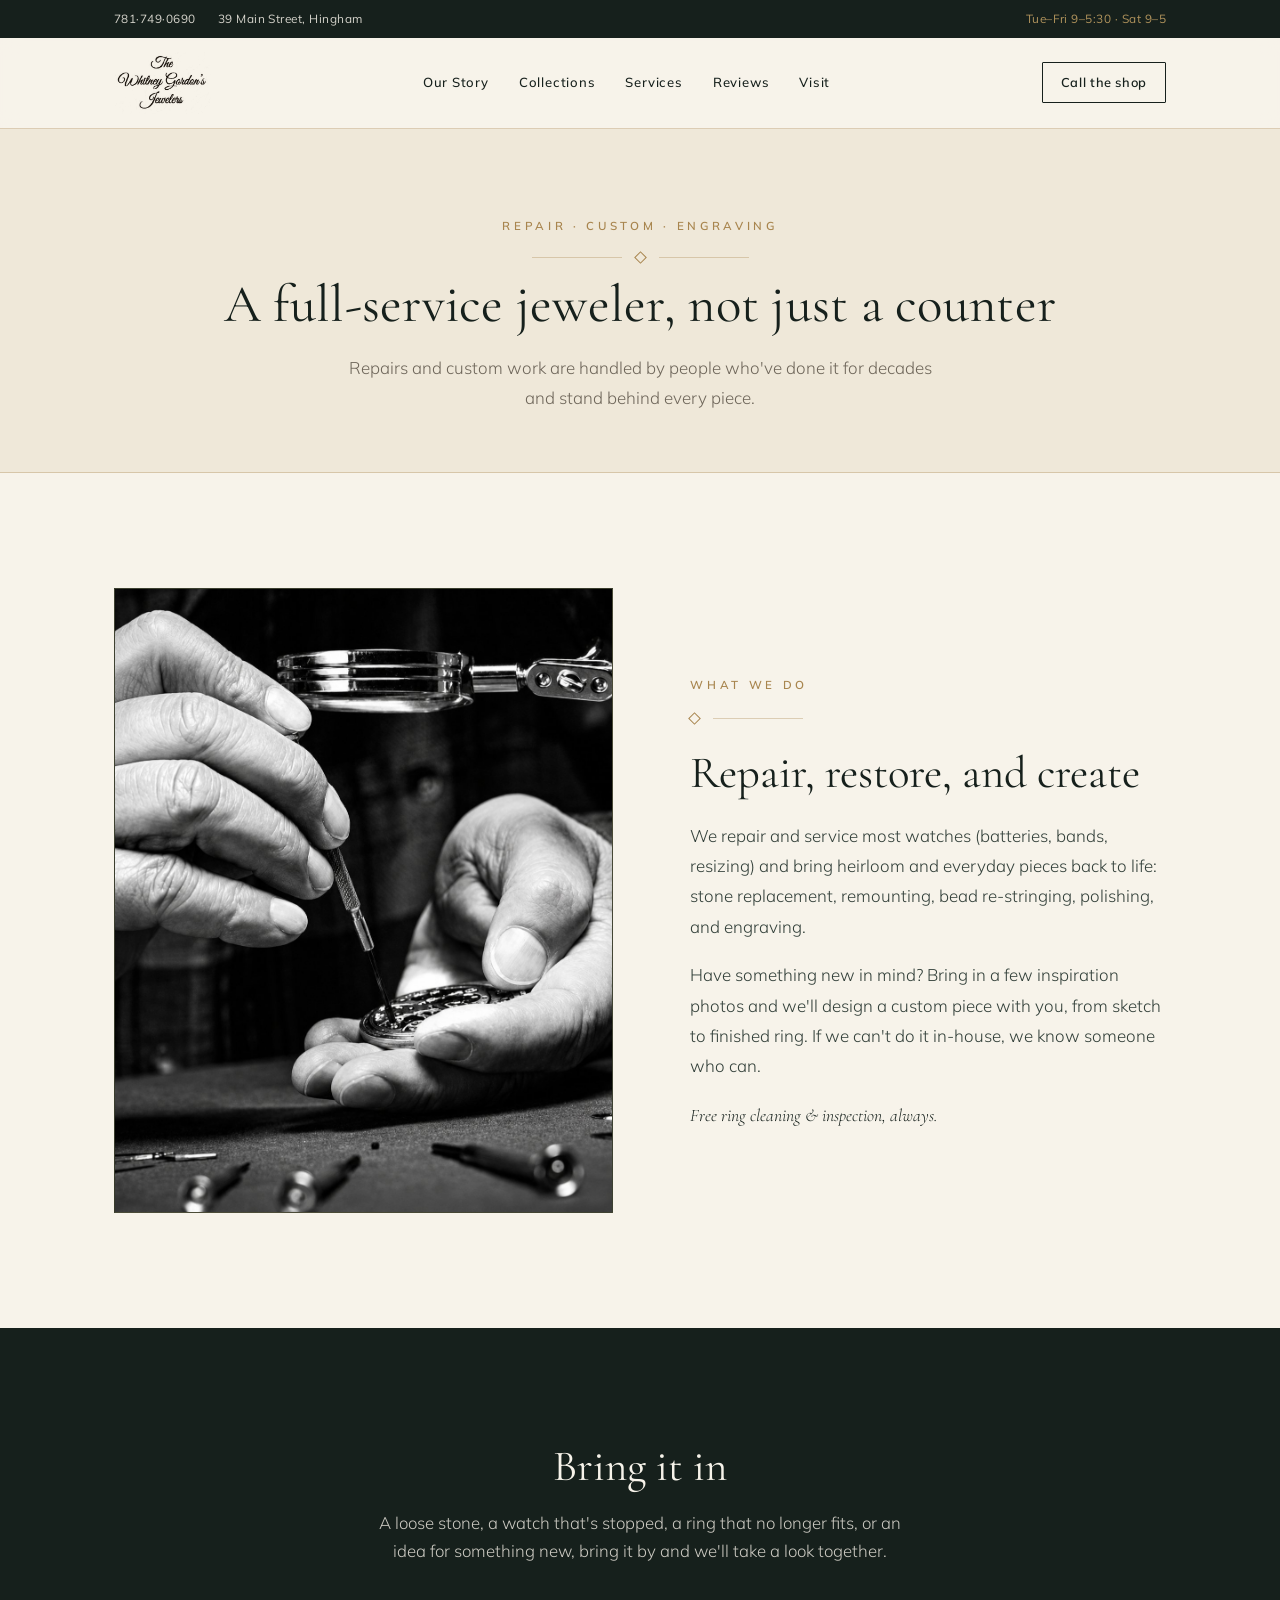
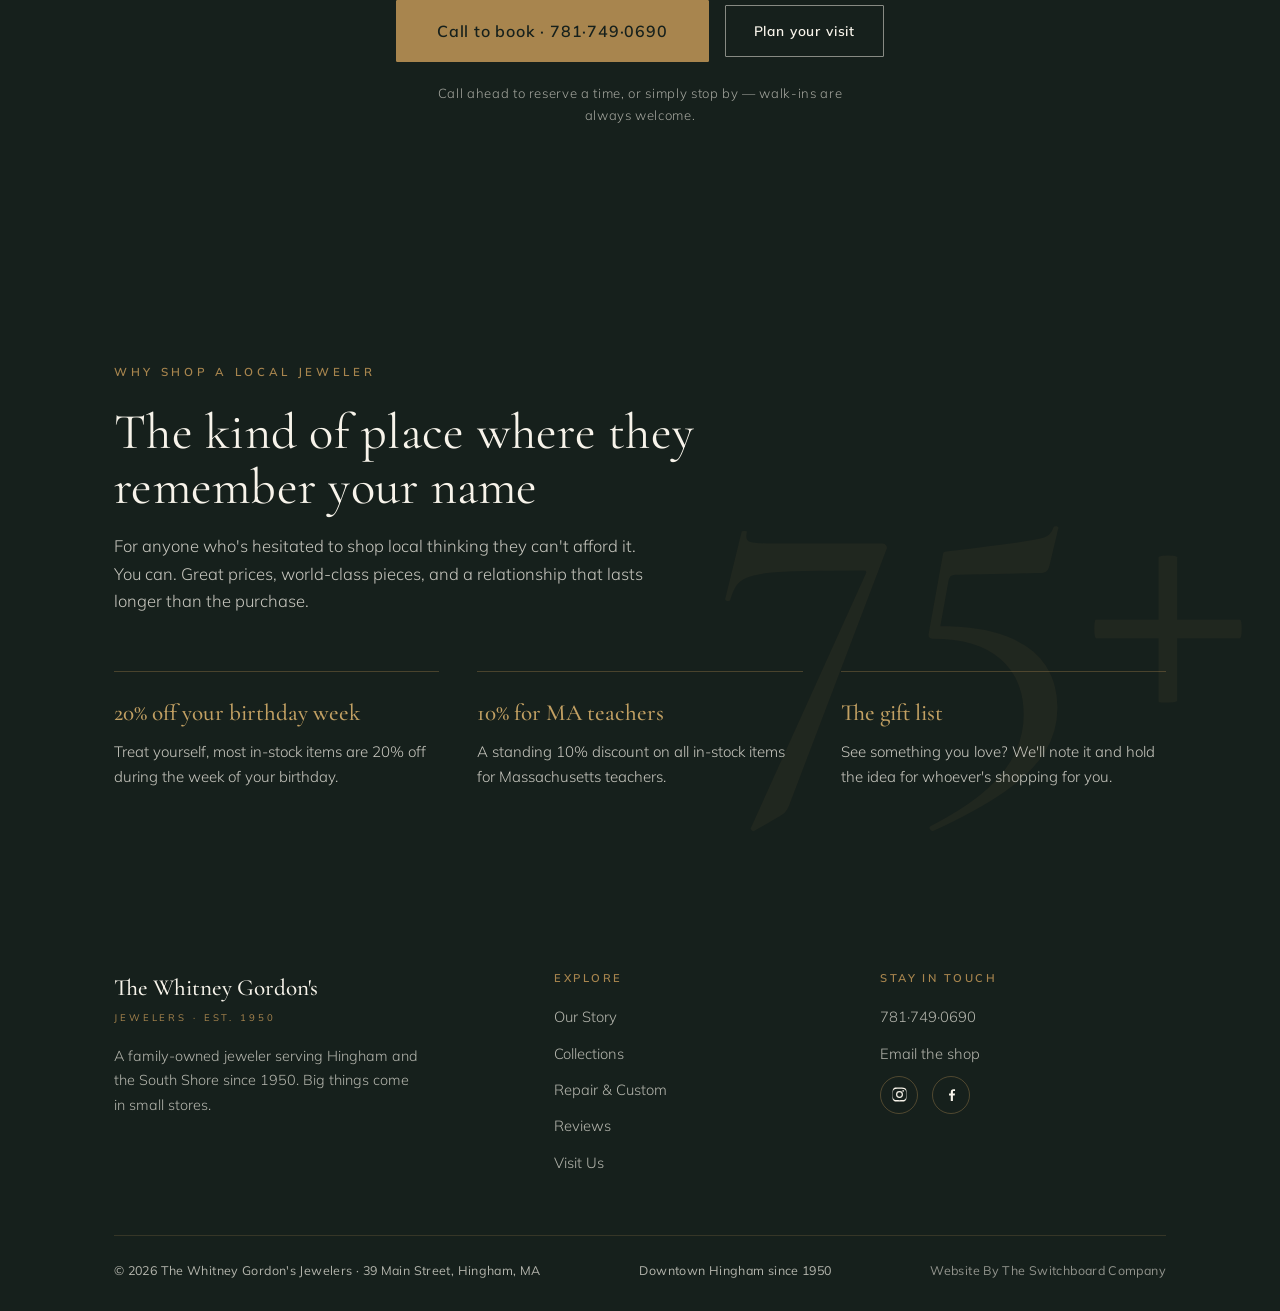
<file: services.html>
<!DOCTYPE html>
<html lang="en">
<head>
<meta charset="UTF-8">
<meta name="viewport" content="width=device-width, initial-scale=1.0">
<title>Repair, Custom &amp; Engraving · The Whitney Gordon's Jewelers</title>
<meta name="description" content="Watch and jewelry repair, custom design, resizing, and engraving at The Whitney Gordon's Jewelers in downtown Hingham since 1950.">
<link rel="canonical" href="https://whitneygordons.com/services.html">

<!-- Open Graph -->
<meta property="og:type" content="business.business">
<meta property="og:title" content="Repair, Custom &amp; Engraving · The Whitney Gordon's Jewelers">
<meta property="og:description" content="Watch and jewelry repair, custom design, resizing, and engraving at The Whitney Gordon's Jewelers in downtown Hingham since 1950.">
<meta property="og:url" content="https://whitneygordons.com/services.html">
<meta property="og:image" content="images/hero.jpg">

<!-- Favicons / app icons -->
<link rel="icon" href="images/favicon.ico" sizes="any">
<link rel="icon" type="image/png" sizes="32x32" href="images/favicon-32.png">
<link rel="icon" type="image/png" sizes="16x16" href="images/favicon-16.png">
<link rel="apple-touch-icon" sizes="180x180" href="images/apple-touch-icon.png">
<link rel="manifest" href="images/site.webmanifest">
<meta name="theme-color" content="#16201C">

<link rel="preconnect" href="https://fonts.googleapis.com">
<link rel="preconnect" href="https://fonts.gstatic.com" crossorigin>
<link href="https://fonts.googleapis.com/css2?family=Cormorant+Garamond:ital,wght@0,300;0,400;0,500;0,600;1,400;1,500&family=Mulish:wght@300;400;500;600;700&display=swap" rel="stylesheet">

<link rel="stylesheet" href="styles.css">
</head>
<body>

<!-- ===== UTILITY BAR ===== -->
<div class="utility">
  <div class="wrap">
    <div class="u-left">
      <a href="tel:+17817490690">781·749·0690</a>
      <a class="hide-sm" href="https://maps.google.com/?q=39+Main+Street+Hingham+MA+02043" target="_blank" rel="noopener">39 Main Street, Hingham</a>
    </div>
    <div class="u-right">
      <span>Tue–Fri 9–5:30 · Sat 9–5</span>
    </div>
  </div>
</div>

<!-- ===== NAV ===== -->
<header class="nav" id="nav">
  <div class="wrap">
    <a class="brand" href="index.html" aria-label="The Whitney Gordon's Jewelers home">
      <img class="brand-logo" src="images/logo.png" alt="The Whitney Gordon's Jewelers" width="328" height="209">
    </a>
    <nav class="nav-links" aria-label="Primary">
      <a href="index.html#story">Our Story</a>
      <a href="collections.html">Collections</a>
      <a href="services.html" aria-current="page">Services</a>
      <a href="index.html#reviews">Reviews</a>
      <a href="index.html#visit">Visit</a>
    </nav>
    <a class="nav-cta" href="tel:+17817490690">Call the shop</a>
    <button class="nav-toggle" id="navToggle" aria-label="Menu" aria-expanded="false">
      <span></span><span></span><span></span>
    </button>
  </div>
</header>

<!-- ===== PAGE HERO ===== -->
<section class="page-hero">
  <div class="wrap">
    <span class="eyebrow">Repair · Custom · Engraving</span>
    <div class="rule"><span class="ln"></span><span class="gem"></span><span class="ln"></span></div>
    <h1>A full-service jeweler, not just a counter</h1>
    <p>Repairs and custom work are handled by people who've done it for decades and stand behind every piece.</p>
  </div>
</section>

<!-- ===== SERVICES ===== -->
<section class="story" style="background:var(--bone)">
  <div class="wrap">
    <div class="story-grid">
      <div class="story-frame reveal">
        <div class="frame" data-label="Repair bench · loupe, watch, hands at work  (images/repair.jpg)" style="aspect-ratio:4/5">
          <img src="images/repair.jpg" alt="Jewelry and watch repair at the bench" loading="lazy">
        </div>
      </div>
      <div class="story-copy reveal">
        <span class="eyebrow">What we do</span>
        <div class="rule rule--left" style="margin:18px 0 26px"><span class="ln"></span><span class="gem"></span><span class="ln"></span></div>
        <h2 style="font-family:var(--serif);font-weight:400;font-size:clamp(1.9rem,4vw,2.8rem);line-height:1.1;margin-bottom:.5em">Repair, restore, and create</h2>
        <p>We repair and service most watches (batteries, bands, resizing) and bring heirloom and everyday pieces back to life: stone replacement, remounting, bead re-stringing, polishing, and engraving.</p>
        <p>Have something new in mind? Bring in a few inspiration photos and we'll design a custom piece with you, from sketch to finished ring. If we can't do it in-house, we know someone who can.</p>
        <p class="sig" style="font-size:1.1rem">Free ring cleaning &amp; inspection, always.</p>
      </div>
    </div>
  </div>
</section>

<!-- ===== CLOSING CTA ===== -->
<section class="page-cta">
  <div class="wrap reveal">
    <h2>Bring it in</h2>
    <p>A loose stone, a watch that's stopped, a ring that no longer fits, or an idea for something new, bring it by and we'll take a look together.</p>
    <div class="hero-cta" style="align-items:center">
      <a class="btn btn-gold" href="tel:+17817490690" style="font-size:1rem;padding:17px 40px;letter-spacing:.05em">Call to book · 781·749·0690</a>
      <a class="btn btn-ghost" href="index.html#visit">Plan your visit</a>
    </div>
    <p style="margin:20px auto 0;font-size:.82rem;letter-spacing:.05em;color:rgba(247,243,234,.62)">Call ahead to reserve a time, or simply stop by &mdash; walk-ins are always welcome.</p>
  </div>
</section>

<!-- ===== HERITAGE / PERKS ===== -->
<section class="heritage">
  <div class="wrap">
    <div class="sec-head reveal">
      <span class="eyebrow">Why shop a local jeweler</span>
      <h2>The kind of place where they remember your name</h2>
      <p>For anyone who's hesitated to shop local thinking they can't afford it. You can. Great prices, world-class pieces, and a relationship that lasts longer than the purchase.</p>
    </div>
    <div class="perks">
      <div class="perk reveal"><h4>20% off your birthday week</h4><p>Treat yourself, most in-stock items are 20% off during the week of your birthday.</p></div>
      <div class="perk reveal"><h4>10% for MA teachers</h4><p>A standing 10% discount on all in-stock items for Massachusetts teachers.</p></div>
      <div class="perk reveal"><h4>The gift list</h4><p>See something you love? We'll note it and hold the idea for whoever's shopping for you.</p></div>
    </div>
  </div>
</section>

<!-- ===== FOOTER ===== -->
<footer>
  <div class="wrap">
    <div class="foot-grid">
      <div class="foot-brand">
        <span class="wordmark"><b>The Whitney Gordon's</b><small>Jewelers · Est. 1950</small></span>
        <p>A family-owned jeweler serving Hingham and the South Shore since 1950. Big things come in small stores.</p>
      </div>
      <div>
        <h5>Explore</h5>
        <ul>
          <li><a href="index.html#story">Our Story</a></li>
          <li><a href="collections.html">Collections</a></li>
          <li><a href="services.html">Repair &amp; Custom</a></li>
          <li><a href="index.html#reviews">Reviews</a></li>
          <li><a href="index.html#visit">Visit Us</a></li>
        </ul>
      </div>
      <div>
        <h5>Stay in touch</h5>
        <ul>
          <li><a href="tel:+17817490690">781·749·0690</a></li>
          <li><a href="mailto:whitneygordonsjewelers@gmail.com">Email the shop</a></li>
        </ul>
        <div class="foot-social">
          <a href="https://www.instagram.com/whitneygordonsjewelers/" target="_blank" rel="noopener" aria-label="Instagram">
            <svg viewBox="0 0 24 24"><path d="M12 2.2c3.2 0 3.6 0 4.9.1 1.2.1 1.8.2 2.2.4.6.2 1 .5 1.4.9.4.4.7.8.9 1.4.2.4.4 1 .4 2.2.1 1.3.1 1.7.1 4.9s0 3.6-.1 4.9c-.1 1.2-.2 1.8-.4 2.2-.2.6-.5 1-.9 1.4-.4.4-.8.7-1.4.9-.4.2-1 .4-2.2.4-1.3.1-1.7.1-4.9.1s-3.6 0-4.9-.1c-1.2-.1-1.8-.2-2.2-.4-.6-.2-1-.5-1.4-.9-.4-.4-.7-.8-.9-1.4-.2-.4-.4-1-.4-2.2C2.2 15.6 2.2 15.2 2.2 12s0-3.6.1-4.9c.1-1.2.2-1.8.4-2.2.2-.6.5-1 .9-1.4.4-.4.8-.7 1.4-.9.4-.2 1-.4 2.2-.4C8.4 2.2 8.8 2.2 12 2.2zm0 1.8c-3.1 0-3.5 0-4.7.1-1.1.1-1.7.2-2.1.4-.5.2-.9.4-1.3.8-.4.4-.6.8-.8 1.3-.2.4-.3 1-.4 2.1C2.6 9.9 2.6 10.3 2.6 12s0 2.1.1 3.3c.1 1.1.2 1.7.4 2.1.2.5.4.9.8 1.3.4.4.8.6 1.3.8.4.2 1 .3 2.1.4 1.2.1 1.6.1 4.7.1s3.5 0 4.7-.1c1.1-.1 1.7-.2 2.1-.4.5-.2.9-.4 1.3-.8.4-.4.6-.8.8-1.3.2-.4.3-1 .4-2.1.1-1.2.1-1.6.1-3.3s0-2.1-.1-3.3c-.1-1.1-.2-1.7-.4-2.1-.2-.5-.4-.9-.8-1.3-.4-.4-.8-.6-1.3-.8-.4-.2-1-.3-2.1-.4-1.2-.1-1.6-.1-4.7-.1zm0 3.1a4.9 4.9 0 1 1 0 9.8 4.9 4.9 0 0 1 0-9.8zm0 8.1a3.2 3.2 0 1 0 0-6.4 3.2 3.2 0 0 0 0 6.4zm6.3-8.3a1.15 1.15 0 1 1-2.3 0 1.15 1.15 0 0 1 2.3 0z"/></svg>
          </a>
          <a href="https://www.facebook.com/Whitney-Gordons-Jewelers-142034569184370" target="_blank" rel="noopener" aria-label="Facebook">
            <svg viewBox="0 0 24 24"><path d="M14 13.5h2.5l.5-3H14v-2c0-.9.2-1.5 1.5-1.5H17V4.6c-.3 0-1.2-.1-2.3-.1-2.3 0-3.7 1.4-3.7 3.9v2.1H8.5v3H11V21h3v-7.5z"/></svg>
          </a>
        </div>
      </div>
    </div>
    <div class="foot-bottom">
      <span>© <span id="yr"></span> The Whitney Gordon's Jewelers · 39 Main Street, Hingham, MA</span>
      <span>Downtown Hingham since 1950</span>
      <span class="foot-credit"><a href="https://switchboardcompany.com/index.html" target="_blank" rel="noopener">Website By The Switchboard Company</a></span>
    </div>
  </div>
</footer>

<script src="script.js" defer></script>
</body>
</html>
</file>
<file: styles.css>
:root{
    --ink:#16201C;          /* deep pine — jewel-box velvet */
    --ink-soft:#22302A;
    --bone:#F7F3EA;         /* warm ivory */
    --bone-2:#EFE8D9;       /* deeper cream for alternating bands */
    --gold:#A8854E;         /* aged gold — hairlines & marks */
    --gold-bright:#C2A063;
    --garnet:#6E2A2A;       /* one jewel accent */
    --stone:#6E665A;        /* muted warm text */
    --line:rgba(168,133,78,.34);

    --serif:"Cormorant Garamond", Georgia, serif;
    --sans:"Mulish", -apple-system, system-ui, sans-serif;

    --wrap:1180px;
    --gut:clamp(20px,5vw,64px);
  }

  *{box-sizing:border-box;margin:0;padding:0}
  html{scroll-behavior:smooth}
  @media (prefers-reduced-motion:reduce){html{scroll-behavior:auto}}
  body{
    font-family:var(--sans);
    color:var(--ink);
    background:var(--bone);
    line-height:1.65;
    font-weight:400;
    -webkit-font-smoothing:antialiased;
    overflow-x:hidden;
  }
  img{display:block;max-width:100%}
  a{color:inherit;text-decoration:none}

  .wrap{max-width:var(--wrap);margin:0 auto;padding:0 var(--gut)}

  .eyebrow{
    font-family:var(--sans);
    font-size:.72rem;
    font-weight:600;
    letter-spacing:.32em;
    text-transform:uppercase;
    color:var(--gold);
  }

  /* ---- gold lozenge divider ---- */
  .rule{display:flex;align-items:center;gap:14px;justify-content:center}
  .rule .ln{height:1px;width:min(90px,12vw);background:var(--line)}
  .rule .gem{width:9px;height:9px;border:1px solid var(--gold);transform:rotate(45deg)}
  .rule--left{justify-content:flex-start}
  .rule--left .ln:first-child{display:none}

  /* ======================= TOP BAR ======================= */
  .utility{
    background:var(--ink);
    color:var(--bone);
    font-size:.74rem;
    letter-spacing:.04em;
  }
  .utility .wrap{display:flex;justify-content:space-between;align-items:center;gap:18px;padding-top:9px;padding-bottom:9px}
  .utility a{color:var(--bone);opacity:.85;transition:opacity .2s}
  .utility a:hover{opacity:1;color:var(--gold-bright)}
  .utility .u-left,.utility .u-right{display:flex;gap:22px;align-items:center}
  .utility .u-right span{color:var(--gold-bright);opacity:.9}
  @media (max-width:760px){
    .utility .u-left .hide-sm{display:none}
    .utility .wrap{justify-content:center}
    .utility .u-right{display:none}
  }

  /* ======================= NAV ======================= */
  header.nav{
    position:sticky;top:0;z-index:60;
    background:rgba(247,243,234,.86);
    backdrop-filter:blur(10px);
    border-bottom:1px solid var(--line);
    transition:box-shadow .3s;
  }
  header.nav.scrolled{box-shadow:0 10px 30px -22px rgba(22,32,28,.55)}
  .nav .wrap{display:flex;align-items:center;justify-content:space-between;padding-top:14px;padding-bottom:14px;gap:20px}
  .brand{display:flex;align-items:center;gap:13px}
  .brand .brand-logo{height:62px;width:auto;display:block}
  @media (max-width:920px){ .brand .brand-logo{height:50px} }
  @media (max-width:480px){ .brand .brand-logo{height:44px} }
  .brand .mark{width:40px;height:40px;flex:none}
  .brand .wordmark{line-height:1.05}
  .brand .wordmark b{
    display:block;font-family:var(--serif);font-weight:500;
    font-size:1.32rem;letter-spacing:.02em;color:var(--ink);
  }
  .brand .wordmark small{
    display:block;font-size:.6rem;letter-spacing:.34em;text-transform:uppercase;
    color:var(--gold);font-weight:600;margin-top:1px;
  }
  .nav-links{display:flex;gap:30px;align-items:center}
  .nav-links a{
    font-size:.82rem;letter-spacing:.06em;color:var(--ink);font-weight:500;
    position:relative;padding:4px 0;transition:color .2s;
  }
  .nav-links a::after{
    content:"";position:absolute;left:0;bottom:-2px;width:0;height:1px;background:var(--gold);transition:width .28s ease;
  }
  .nav-links a:hover{color:var(--gold)}
  .nav-links a:hover::after{width:100%}
  .nav-cta{
    font-family:var(--sans);font-size:.8rem;font-weight:600;letter-spacing:.05em;
    border:1px solid var(--ink);color:var(--ink);padding:9px 18px;border-radius:1px;
    transition:background .25s,color .25s;white-space:nowrap;
  }
  .nav-cta:hover{background:var(--ink);color:var(--bone)}
  .nav-toggle{display:none;background:none;border:0;cursor:pointer;padding:6px}
  .nav-toggle span{display:block;width:24px;height:1.5px;background:var(--ink);margin:5px 0;transition:.3s}
  @media (max-width:920px){
    .nav-links,.nav-cta{display:none}
    .nav-toggle{display:block}
    .nav.open .nav-links{
      display:flex;position:absolute;top:100%;left:0;right:0;flex-direction:column;gap:0;
      background:var(--bone);border-bottom:1px solid var(--line);padding:8px 0;
    }
    .nav.open .nav-links a{padding:13px var(--gut)}
    .nav.open .nav-cta{display:block;margin:10px var(--gut) 16px;text-align:center}
    .nav.open .nav-links{}
  }

  /* ======================= HERO ======================= */
  /* ======================= HERO — pinned scrub ======================= */
  .hero-scroll{position:relative;height:230vh;background:var(--ink);padding:0}
  .hero-stage{position:sticky;top:0;height:100vh;overflow:hidden;color:var(--bone)}

  .hero-bg{
    position:absolute;inset:0;z-index:0;background-color:var(--ink);
    background-image:
      linear-gradient(180deg, rgba(18,26,23,.42) 0%, rgba(18,26,23,.52) 45%, rgba(18,26,23,.72) 100%),
      url("images/hero.jpg");
    background-size:cover;background-position:center 12%;
    transform-origin:center;will-change:transform;
  }
  .hero-scrim{
    position:absolute;inset:0;z-index:1;opacity:0;pointer-events:none;will-change:opacity;
    background:
      radial-gradient(120% 95% at 50% 32%, transparent 28%, rgba(11,16,14,.65) 100%),
      linear-gradient(180deg, rgba(11,16,14,.15), rgba(11,16,14,.8));
  }

  /* depth planes: a warm atmosphere layer + an engraved foreground frame */
  .hero-glow{
    position:absolute;inset:-12%;z-index:2;pointer-events:none;opacity:.9;will-change:transform;
    background:
      radial-gradient(42% 38% at 74% 20%, rgba(194,160,99,.32), transparent 62%),
      radial-gradient(52% 48% at 22% 84%, rgba(110,42,42,.20), transparent 66%);
  }
  .hero-frame{
    position:absolute;z-index:6;pointer-events:none;will-change:transform;
    inset:clamp(16px,2.6vw,42px);
    border:1px solid rgba(168,133,78,.45);
    box-shadow:inset 0 0 0 4px rgba(247,243,234,.045);
  }

  .hero-inner{
    position:absolute;inset:0;z-index:3;display:flex;flex-direction:column;
    align-items:center;justify-content:center;text-align:center;padding:120px var(--gut) 60px;
  }
  .hero-copy{max-width:860px;will-change:transform,opacity}
  .hero-copy .eyebrow{color:var(--gold-bright)}
  .hero-copy h1{
    font-family:var(--serif);font-weight:300;font-size:clamp(2.7rem,6.4vw,5.1rem);
    line-height:1.04;letter-spacing:.005em;margin:.42em 0 .5em;
  }
  .hero-copy h1 em{font-style:italic;color:var(--gold-bright);font-weight:400}
  .hero-copy .lede{
    font-size:clamp(1.02rem,1.7vw,1.22rem);max-width:46ch;margin:0 auto;
    color:rgba(247,243,234,.9);font-weight:300;line-height:1.7;
  }
  .hero-cta{display:flex;flex-wrap:wrap;gap:16px;margin-top:34px;justify-content:center}

  .hero-hint{
    position:absolute;left:50%;bottom:86px;z-index:4;transform:translateX(-50%);
    display:flex;flex-direction:column;align-items:center;gap:9px;pointer-events:none;
    font-size:.64rem;letter-spacing:.3em;text-transform:uppercase;color:rgba(247,243,234,.72);
  }
  .hero-hint .ln{width:1px;height:36px;background:linear-gradient(var(--gold-bright),transparent);
    animation:hintpulse 2.2s ease-in-out infinite}
  @keyframes hintpulse{0%,100%{opacity:.3;transform:scaleY(.7)}50%{opacity:1;transform:scaleY(1)}}

  .hero-trust{
    position:absolute;left:0;right:0;bottom:0;z-index:5;opacity:0;
    border-top:1px solid rgba(168,133,78,.28);
    background:rgba(13,19,17,.55);backdrop-filter:blur(3px);will-change:transform,opacity;
  }

  @media (max-width:600px){ .hero-scroll{height:200vh} .hero-hint{bottom:98px} }
  @media (prefers-reduced-motion:reduce){
    .hero-scroll{height:auto}
    .hero-stage{position:static;height:auto}
    .hero-inner{position:static;min-height:84vh}
    .hero-glow{opacity:.7}
    .hero-scrim{opacity:.5}
    .hero-trust{position:static;opacity:1}
    .hero-hint{display:none}
  }
  .btn{
    font-family:var(--sans);font-weight:600;font-size:.86rem;letter-spacing:.06em;
    padding:14px 28px;border-radius:1px;cursor:pointer;transition:.25s;display:inline-flex;align-items:center;gap:9px;
  }
  .btn-gold{background:var(--gold);color:var(--ink);border:1px solid var(--gold)}
  .btn-gold:hover{background:var(--gold-bright);border-color:var(--gold-bright)}
  .btn-ghost{background:transparent;color:var(--bone);border:1px solid rgba(247,243,234,.5)}
  .btn-ghost:hover{border-color:var(--bone);background:rgba(247,243,234,.07)}

  .hero-trust .wrap{display:flex;flex-wrap:wrap;gap:8px 44px;justify-content:center;padding-top:18px;padding-bottom:18px}
  .trust-item{display:flex;align-items:center;gap:10px;font-size:.82rem;letter-spacing:.04em;color:rgba(247,243,234,.92)}
  .trust-item .stars{color:var(--gold-bright);letter-spacing:1px;font-size:.8rem}
  .trust-item b{color:var(--gold-bright);font-weight:600}

  /* ======================= SECTION SHELL ======================= */
  section{padding:clamp(64px,9vw,118px) 0}
  .sec-head{max-width:640px}
  .sec-head.center{margin:0 auto;text-align:center}
  .sec-head h2{
    font-family:var(--serif);font-weight:400;
    font-size:clamp(2rem,4.2vw,3.15rem);line-height:1.1;margin:.4em 0 .35em;letter-spacing:.005em;
  }
  .sec-head p{color:var(--stone);font-size:1.04rem;font-weight:300;max-width:54ch}
  .sec-head.center p{margin-inline:auto}

  /* ======================= STORY ======================= */
  .story{background:var(--bone);position:relative;z-index:2}
  .story-grid{display:grid;grid-template-columns:1.05fr 1fr;gap:clamp(34px,6vw,82px);align-items:center}
  .story-copy p{margin-bottom:1.1em;color:#33403a;font-weight:300;font-size:1.06rem;line-height:1.78}
  .story-copy p:last-child{margin-bottom:0}
  .story-copy .sig{
    font-family:var(--serif);font-style:italic;font-size:1.35rem;color:var(--ink);margin-top:.6em;
  }
  .story-copy .sig small{display:block;font-family:var(--sans);font-style:normal;font-size:.68rem;letter-spacing:.28em;text-transform:uppercase;color:var(--gold);margin-top:8px}
  .story-frame{position:relative;z-index:3}
  .story-frame .frame{aspect-ratio:4/5}
  .story-frame .est-badge{
    position:absolute;bottom:-26px;left:-26px;width:118px;height:118px;z-index:4;
    background:var(--ink);color:var(--bone);border-radius:50%;
    display:flex;flex-direction:column;align-items:center;justify-content:center;text-align:center;
    border:1px solid var(--gold);box-shadow:0 24px 50px -24px rgba(22,32,28,.7);
  }
  .est-badge .yrs{font-family:var(--serif);font-size:2.4rem;line-height:1;color:var(--gold-bright)}
  .est-badge small{display:block;max-width:80%;font-size:.54rem;letter-spacing:.2em;text-transform:uppercase;line-height:1.4;margin-top:6px;opacity:.85}
  @media (max-width:840px){
    .story-grid{grid-template-columns:1fr;gap:48px}
    .story-frame{order:-1;max-width:420px}
    .story-frame .est-badge{left:auto;right:-12px;bottom:-22px;width:98px;height:98px}
    .est-badge .yrs{font-size:1.95rem}
  }

  /* ---- image frame / placeholder ---- */
  .frame{
    position:relative;overflow:hidden;background:var(--ink-soft);
    background-image:
      radial-gradient(130% 100% at 30% 20%, rgba(168,133,78,.16), transparent 60%),
      linear-gradient(135deg,#283631 0%,#1c2823 100%);
    border:1px solid rgba(168,133,78,.2);
  }
  .frame img{width:100%;height:100%;object-fit:cover;position:absolute;inset:0}
  .frame[data-label]::before{
    content:attr(data-label);
    position:absolute;inset:0;z-index:1;
    display:flex;align-items:center;justify-content:center;text-align:center;
    padding:18px;color:rgba(247,243,234,.5);
    font-size:.72rem;letter-spacing:.16em;text-transform:uppercase;line-height:1.9;
  }
  .frame.has-img::before{display:none}

  /* ======================= COLLECTIONS ======================= */
  .collections{background:var(--bone-2)}
  .col-grid{
    display:grid;grid-template-columns:repeat(3,1fr);gap:clamp(16px,2.4vw,30px);margin-top:54px;
  }
  .card{
    background:var(--bone);border:1px solid var(--line);
    display:flex;flex-direction:column;overflow:hidden;
    transition:transform .4s cubic-bezier(.2,.7,.2,1),box-shadow .4s;
  }
  .card:hover{transform:translateY(-6px);box-shadow:0 26px 46px -30px rgba(22,32,28,.55)}
  .card .frame{aspect-ratio:5/4;border:0;border-bottom:1px solid var(--line)}
  .card .card-body{padding:22px 24px 26px}
  .card h3{font-family:var(--serif);font-weight:500;font-size:1.42rem;letter-spacing:.01em}
  .card .num{font-size:.66rem;letter-spacing:.28em;color:var(--gold);font-weight:600;display:block;margin-bottom:6px}
  .card p{color:var(--stone);font-size:.92rem;font-weight:300;margin-top:7px;line-height:1.6}
  @media (max-width:880px){.col-grid{grid-template-columns:repeat(2,1fr)}}
  @media (max-width:560px){.col-grid{grid-template-columns:1fr}}

  /* ======================= HERITAGE BAND ======================= */
  .heritage{background:var(--ink);color:var(--bone);position:relative;overflow:hidden}
  .heritage::before{
    content:"75+";position:absolute;right:clamp(-30px,2vw,40px);top:50%;transform:translateY(-50%);
    font-family:var(--serif);font-size:clamp(14rem,34vw,32rem);line-height:1;color:rgba(168,133,78,.07);
    pointer-events:none;font-weight:500;
  }
  .heritage .wrap{position:relative;z-index:2}
  .heritage .sec-head h2{color:var(--bone)}
  .heritage .sec-head p{color:rgba(247,243,234,.78)}
  .perks{display:grid;grid-template-columns:repeat(3,1fr);gap:clamp(20px,3vw,40px);margin-top:56px}
  .perk{border-top:1px solid rgba(168,133,78,.35);padding-top:22px}
  .perk h4{font-family:var(--serif);font-weight:500;font-size:1.45rem;color:var(--gold-bright);margin-bottom:8px}
  .perk p{color:rgba(247,243,234,.78);font-size:.94rem;font-weight:300;line-height:1.65}
  @media (max-width:760px){.perks{grid-template-columns:1fr;gap:28px}}

  /* ======================= BRANDS ======================= */
  .brands{background:var(--bone);text-align:center}
  .brand-row{
    display:flex;flex-wrap:wrap;justify-content:center;align-items:center;gap:14px 48px;margin-top:46px;
  }
  .brand-row span,.brand-row a{
    font-family:var(--serif);font-size:clamp(1.15rem,2.3vw,1.7rem);color:var(--ink);
    opacity:.62;transition:opacity .25s,color .25s;letter-spacing:.02em;text-decoration:none;
  }
  .brand-row span:hover,.brand-row a:hover{opacity:1;color:var(--garnet)}

  /* ======================= FEATURED QUOTE ======================= */
  .feature{background:var(--ink);color:var(--bone);position:relative;overflow:hidden;text-align:center}
  .feature::before{content:"\201C";position:absolute;top:-.18em;left:50%;transform:translateX(-50%);
    font-family:var(--serif);font-weight:600;font-size:clamp(15rem,30vw,30rem);line-height:1;
    color:rgba(168,133,78,.10);pointer-events:none}
  .feature .wrap{position:relative;z-index:2;max-width:940px}
  .feature .stars{color:var(--gold-bright);letter-spacing:6px;font-size:clamp(1rem,2vw,1.25rem);margin-bottom:26px}
  .feature blockquote{font-family:var(--serif);font-weight:300;font-style:italic;
    font-size:clamp(1.6rem,3.8vw,2.85rem);line-height:1.3;letter-spacing:.005em;color:var(--bone)}
  .feature .who{margin-top:30px;font-size:.76rem;letter-spacing:.26em;text-transform:uppercase;color:var(--gold-bright);font-weight:600}
  .feature .who span{display:block;color:rgba(247,243,234,.55);font-weight:400;letter-spacing:.04em;text-transform:none;margin-top:9px;font-size:.82rem}

  /* ======================= REVIEWS ======================= */
  .reviews{background:var(--bone-2)}
  .rev-head{text-align:center;max-width:700px;margin:0 auto}
  .rev-bignum{font-family:var(--serif);font-weight:500;font-size:clamp(3.6rem,8vw,5.8rem);line-height:1;color:var(--ink)}
  .rev-bigstars{color:var(--gold);letter-spacing:6px;font-size:clamp(1.1rem,2.2vw,1.5rem);margin:6px 0 12px}
  .rev-head h2{font-family:var(--serif);font-weight:400;font-size:clamp(1.8rem,3.6vw,2.6rem);margin:.1em 0 .35em;line-height:1.12}
  .rev-head .rev-sub{color:var(--stone);font-size:.96rem;letter-spacing:.04em}
  .rev-grid{display:grid;grid-template-columns:repeat(3,1fr);gap:clamp(18px,2.4vw,28px);margin-top:54px}
  .quote{
    background:var(--bone);border:1px solid var(--line);padding:30px 28px 26px;display:flex;flex-direction:column;
    transition:transform .35s cubic-bezier(.2,.7,.2,1),box-shadow .35s;
  }
  .quote:hover{transform:translateY(-5px);box-shadow:0 22px 40px -28px rgba(22,32,28,.5)}
  .quote .stars{color:var(--gold);letter-spacing:2px;font-size:.84rem;margin-bottom:14px}
  .quote p{font-family:var(--serif);font-size:1.16rem;font-weight:400;line-height:1.5;color:#2a352f;font-style:italic;flex:1}
  .quote .who{margin-top:20px;font-size:.78rem;letter-spacing:.14em;text-transform:uppercase;color:var(--gold);font-weight:600}
  .quote .who span{color:var(--stone);font-weight:400;text-transform:none;letter-spacing:.02em}
  .rev-badges{display:flex;flex-wrap:wrap;justify-content:center;gap:12px 14px;margin-top:50px}
  .rev-badge{display:inline-flex;align-items:center;gap:8px;border:1px solid var(--line);border-radius:2px;
    padding:11px 18px;font-size:.72rem;letter-spacing:.12em;text-transform:uppercase;color:var(--ink);font-weight:600;background:var(--bone)}
  .rev-badge b{color:var(--gold);font-weight:700}
  .rev-cta{text-align:center;margin-top:40px}
  @media (max-width:880px){.rev-grid{grid-template-columns:1fr}}

  /* ======================= VISIT ======================= */
  .visit{background:var(--bone)}
  .visit-grid{display:grid;grid-template-columns:.9fr 1.1fr;gap:clamp(34px,5vw,70px);align-items:stretch}
  .visit-info dl{margin-top:30px}
  .visit-info .row{padding:20px 0;border-top:1px solid var(--line);display:grid;grid-template-columns:120px 1fr;gap:18px}
  .visit-info .row:last-child{border-bottom:1px solid var(--line)}
  .visit-info dt{font-size:.7rem;letter-spacing:.22em;text-transform:uppercase;color:var(--gold);font-weight:600;padding-top:3px}
  .visit-info dd{color:var(--ink);font-size:1.02rem;line-height:1.7;font-weight:300}
  .visit-info dd a{border-bottom:1px solid var(--line);transition:color .2s,border-color .2s}
  .visit-info dd a:hover{color:var(--garnet);border-color:var(--garnet)}
  .visit-info .closed{color:var(--stone);font-size:.9rem}
  .visit-map{min-height:420px;border:1px solid var(--line);overflow:hidden}
  .visit-map iframe{width:100%;height:100%;min-height:420px;border:0;filter:grayscale(.25) contrast(.95)}
  .visit-actions{display:flex;flex-wrap:wrap;gap:14px;margin-top:30px}
  .btn-ink{background:var(--ink);color:var(--bone);border:1px solid var(--ink)}
  .btn-ink:hover{background:var(--ink-soft)}
  .btn-line{background:transparent;color:var(--ink);border:1px solid var(--ink)}
  .btn-line:hover{background:var(--ink);color:var(--bone)}
  @media (max-width:840px){.visit-grid{grid-template-columns:1fr}.visit-map{order:-1}}

  /* ======================= FOOTER ======================= */
  footer{background:var(--ink);color:rgba(247,243,234,.7);padding:64px 0 30px}
  .foot-grid{display:grid;grid-template-columns:1.4fr 1fr 1fr;gap:40px;align-items:start}
  .foot-brand .wordmark b{font-family:var(--serif);font-size:1.45rem;color:var(--bone);display:block;font-weight:500}
  .foot-brand .wordmark small{font-size:.6rem;letter-spacing:.3em;text-transform:uppercase;color:var(--gold);display:block;margin-top:3px}
  .foot-brand p{margin-top:18px;font-size:.9rem;font-weight:300;max-width:34ch;line-height:1.7}
  footer h5{font-size:.7rem;letter-spacing:.22em;text-transform:uppercase;color:var(--gold);font-weight:600;margin-bottom:16px}
  footer ul{list-style:none}
  footer ul li{margin-bottom:10px}
  footer ul a{font-size:.92rem;font-weight:300;transition:color .2s}
  footer ul a:hover{color:var(--gold-bright)}
  .foot-social{display:flex;gap:14px;margin-top:6px}
  .foot-social a{width:38px;height:38px;border:1px solid rgba(168,133,78,.4);border-radius:50%;display:flex;align-items:center;justify-content:center;transition:.25s}
  .foot-social a:hover{background:var(--gold);border-color:var(--gold)}
  .foot-social a:hover svg{fill:var(--ink)}
  .foot-social svg{width:17px;height:17px;fill:var(--bone)}
  .foot-bottom{margin-top:50px;padding-top:24px;border-top:1px solid rgba(168,133,78,.22);display:flex;flex-wrap:wrap;justify-content:space-between;gap:12px;font-size:.78rem;letter-spacing:.03em}
  .foot-credit a{color:rgba(247,243,234,.55);transition:color .2s}
  .foot-credit a:hover{color:var(--gold-bright)}
  @media (max-width:760px){.foot-grid{grid-template-columns:1fr;gap:36px}}

  /* ======================= THEN & NOW (pinned crossfade) ======================= */
  .thennow{position:relative;z-index:3;height:180vh;background:var(--ink);color:var(--bone);padding:0}
  .tn-pin{position:sticky;top:0;height:100vh;display:flex;align-items:center;overflow:hidden}
  .tn-pin .wrap{width:100%}
  .thennow .eyebrow{color:var(--gold-bright)}
  .thennow .sec-head h2{color:var(--bone);margin-bottom:0}
  .tn-stage{position:relative;width:min(840px,90vw,84vh);aspect-ratio:4/3;margin:26px auto 0;overflow:hidden;
    border:1px solid rgba(168,133,78,.42);box-shadow:0 44px 90px -46px rgba(0,0,0,.75)}
  .tn-img{position:absolute;inset:0;background-size:cover;background-position:center;will-change:transform,opacity}
  .tn-old{background-image:url("images/thennow-1980s.jpg")}
  .tn-new{background-image:url("images/thennow-today.jpg");opacity:0}
  .tn-label{position:absolute;left:0;right:0;bottom:0;z-index:3;display:flex;align-items:center;gap:16px;
    padding:22px 24px 18px;background:linear-gradient(0deg, rgba(11,16,14,.82), transparent)}
  .tn-year{font-family:var(--serif);font-size:clamp(1.2rem,2.4vw,1.85rem);color:var(--gold-bright);line-height:1;white-space:nowrap;transition:opacity .2s}
  .tn-track{position:relative;flex:1;height:1px;background:rgba(247,243,234,.28)}
  .tn-dot{position:absolute;top:50%;left:0;width:10px;height:10px;border:1px solid var(--gold);background:var(--ink);transform:translate(-50%,-50%) rotate(45deg)}
  .tn-cap{text-align:center;max-width:58ch;margin:22px auto 0;color:rgba(247,243,234,.8);font-weight:300;font-size:1rem;line-height:1.65}
  @media (prefers-reduced-motion:reduce){
    .thennow{height:auto}
    .tn-pin{position:static;height:auto;padding:clamp(64px,9vw,118px) 0}
    .tn-new{opacity:1}.tn-img{transform:none !important}
  }

  /* ======================= REVEAL ======================= */
  .reveal{opacity:0;transform:translateY(26px);transition:opacity .9s ease,transform .9s cubic-bezier(.2,.7,.2,1)}
  .reveal.in{opacity:1;transform:none}
  @media (prefers-reduced-motion:reduce){.reveal{opacity:1;transform:none;transition:none}}

  :focus-visible{outline:2px solid var(--gold);outline-offset:3px}

  /* ======================= SUB-PAGE HEADER BAND ======================= */
  .page-hero{
    background:var(--bone-2);border-bottom:1px solid var(--line);
    padding:clamp(46px,7vw,82px) 0 clamp(38px,6vw,60px);text-align:center;
    position:relative;z-index:2;
  }
  .page-hero .rule{justify-content:center;margin:16px 0 0}
  .page-hero h1{
    font-family:var(--serif);font-weight:400;font-size:clamp(2.1rem,5vw,3.3rem);
    line-height:1.08;color:var(--ink);margin:14px 0 0;letter-spacing:.005em;
  }
  .page-hero p{
    max-width:60ch;margin:20px auto 0;color:var(--stone);
    font-weight:300;font-size:1.06rem;line-height:1.75;
  }

  /* ======================= EXPLORE TEASER (home) ======================= */
  .explore{background:var(--bone)}
  .explore-grid{display:grid;grid-template-columns:1fr 1fr;gap:clamp(18px,2.4vw,30px);margin-top:48px}
  .explore-card{
    position:relative;display:block;overflow:hidden;min-height:clamp(300px,38vw,400px);
    border:1px solid rgba(168,133,78,.28);background:var(--ink);color:var(--bone);text-decoration:none;
  }
  .explore-card img{
    position:absolute;inset:0;width:100%;height:100%;object-fit:cover;opacity:.5;
    transition:transform .7s cubic-bezier(.22,1,.36,1),opacity .4s;
  }
  .explore-card:hover img,.explore-card:focus-visible img{transform:scale(1.05);opacity:.6}
  .explore-card .ec-body{
    position:relative;z-index:2;height:100%;display:flex;flex-direction:column;justify-content:flex-end;
    padding:clamp(24px,3vw,40px);
  }
  .explore-card .ec-body::before{
    content:"";position:absolute;inset:0;z-index:-1;
    background:linear-gradient(180deg,rgba(11,16,14,.05) 28%,rgba(11,16,14,.82) 100%);
  }
  .explore-card .ec-eyebrow{font-size:.7rem;letter-spacing:.28em;text-transform:uppercase;color:var(--gold-bright);font-weight:600;margin-bottom:12px}
  .explore-card h3{font-family:var(--serif);font-weight:400;font-size:clamp(1.7rem,3vw,2.3rem);line-height:1.05;margin-bottom:10px}
  .explore-card p{color:rgba(247,243,234,.82);font-weight:300;font-size:.98rem;line-height:1.6;max-width:42ch}
  .explore-card .ec-go{
    margin-top:18px;display:inline-flex;align-items:center;gap:9px;
    font-size:.72rem;letter-spacing:.24em;text-transform:uppercase;color:var(--gold-bright);font-weight:600;
  }
  .explore-card .ec-go .arrow{transition:transform .3s}
  .explore-card:hover .ec-go .arrow{transform:translateX(5px)}
  @media (max-width:760px){.explore-grid{grid-template-columns:1fr}}

  /* ======================= SUB-PAGE CLOSING CTA ======================= */
  .page-cta{background:var(--ink);color:var(--bone);text-align:center;position:relative;overflow:hidden}
  .page-cta h2{font-family:var(--serif);font-weight:400;font-size:clamp(1.8rem,4vw,2.7rem);line-height:1.1;color:var(--bone);margin-bottom:18px}
  .page-cta p{color:rgba(247,243,234,.8);font-weight:300;max-width:54ch;margin:0 auto 30px;font-size:1.05rem;line-height:1.7}
  .page-cta .hero-cta{justify-content:center}
</file>
